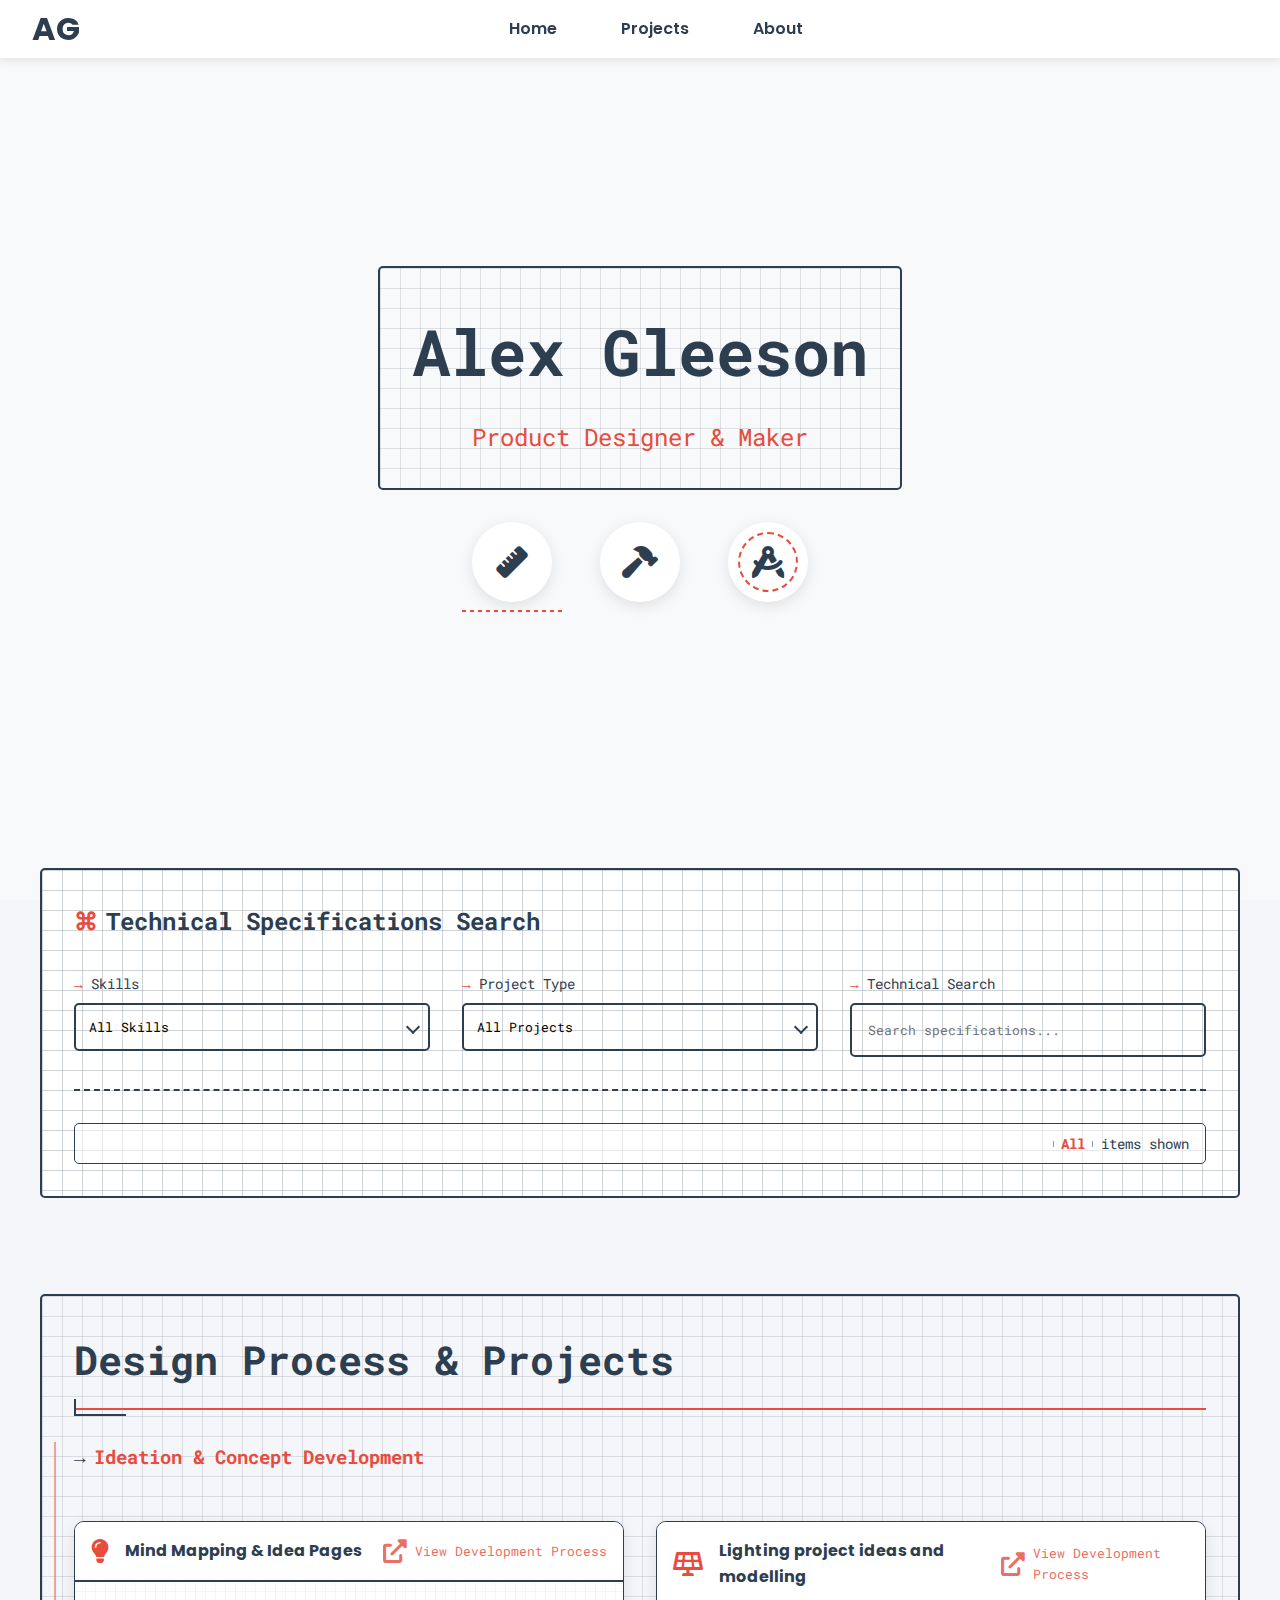
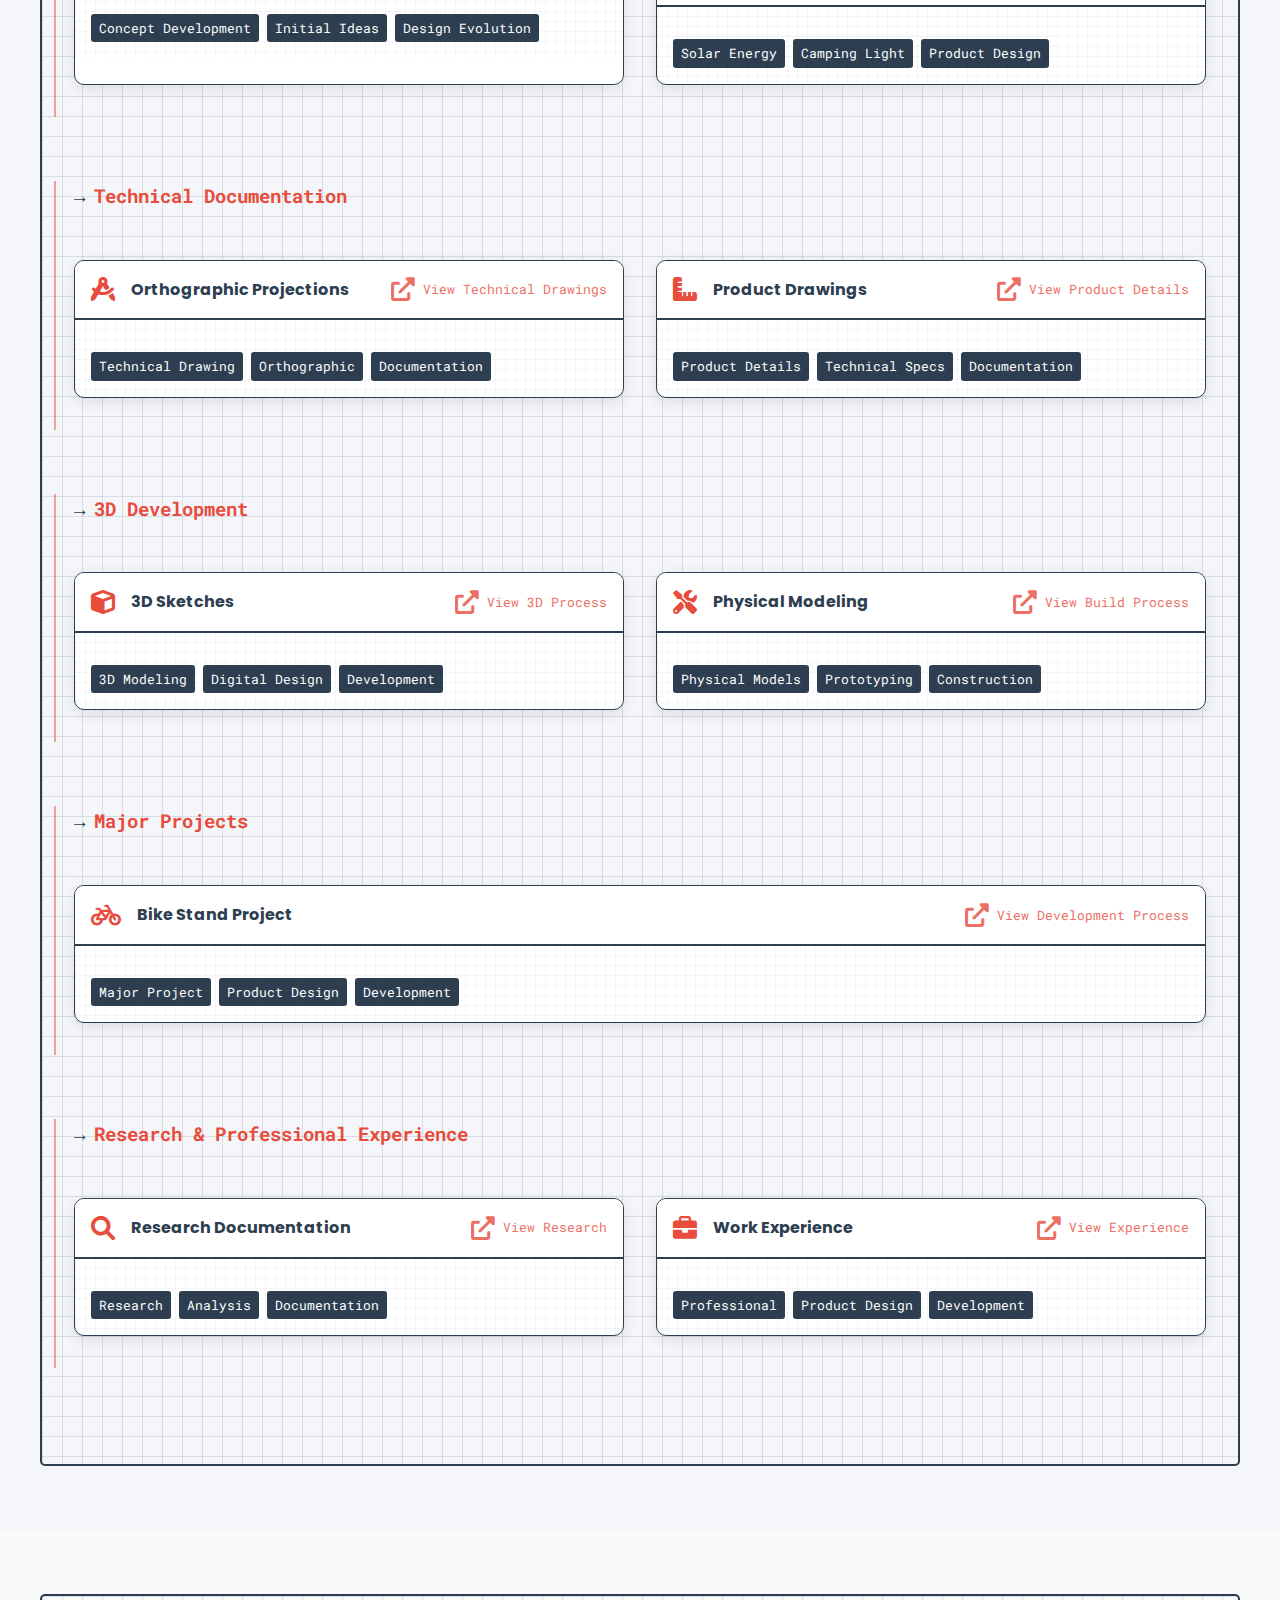
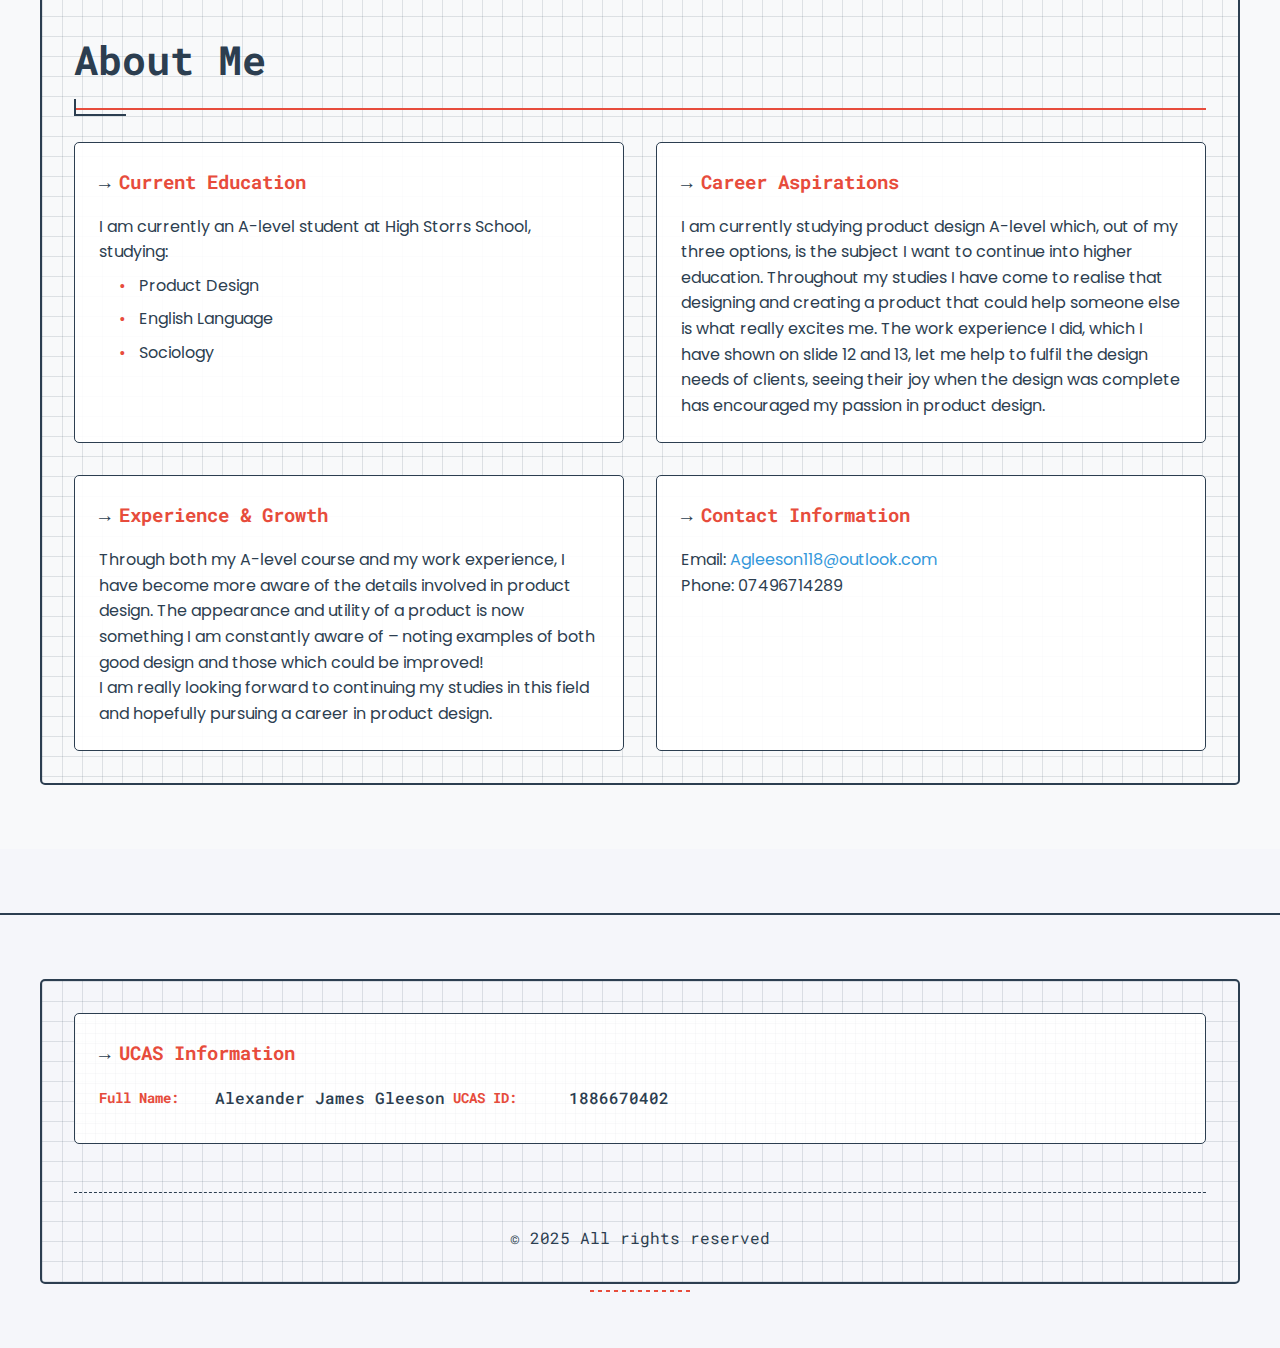
<file: index.html>
<!DOCTYPE html>
<html lang="en">
<head>
    <meta charset="UTF-8">
    <meta name="viewport" content="width=device-width, initial-scale=1.0">
    <title>Alex Gleeson | Product Design Portfolio</title>
    <link rel="stylesheet" href="styles.css">
    <link rel="stylesheet" href="project-pages.css">
    <link rel="stylesheet" href="https://cdnjs.cloudflare.com/ajax/libs/font-awesome/6.0.0/css/all.min.css">
    <link href="https://fonts.googleapis.com/css2?family=Poppins:wght@400;600;700&family=Roboto+Mono&display=swap" rel="stylesheet">
</head>
<body>
    <!-- Mobile Warning Popup -->
    <div id="mobilePopup" class="mobile-popup" style="display: none;">
        <div class="popup-content">
            <p>This website hasn't been optimized for mobile devices.<br>Please view on desktop for the best experience.</p>
            <button id="closePopup" class="technical-button">
                <i class="fas fa-check"></i>
                Okay
            </button>
        </div>
    </div>

    <nav class="navbar">
        <div class="logo">AG</div>
        <div class="nav-links">
            <a href="#home">Home</a>
            <a href="#projects">Projects</a>
            <a href="#about">About</a>
        </div>
        <div class="hamburger">
            <span></span>
            <span></span>
            <span></span>
        </div>
    </nav>

    <main>
        <section id="home" class="hero">
            <div class="hero-content">
                <div class="blueprint-grid">
                    <h1 class="blueprint-text">Alex Gleeson</h1>
                    <p class="blueprint-subtitle">Product Designer & Maker</p>
                </div>
                <div class="tools">
                    <div class="tool-container">
                        <i class="fas fa-ruler tool-icon"></i>
                        <div class="measurement-line"></div>
                    </div>
                    <div class="tool-container">
                        <i class="fas fa-hammer tool-icon"></i>
                        <div class="tool-animation"></div>
                    </div>
                    <div class="tool-container">
                        <i class="fas fa-drafting-compass tool-icon"></i>
                        <div class="compass-circle"></div>
                    </div>
                </div>
            </div>
        </section>

        <section id="search" class="search-section">
            <div class="blueprint-container search-blueprint">
                <div class="technical-overlay">
                    <h3 class="search-title">Technical Specifications Search</h3>
                    <div class="search-grid">
                        <div class="search-category">
                            <label class="technical-label">
                                <span class="label-text">Skills</span>
                                <div class="technical-select">
                                    <select id="skillFilter">
                                        <option value="all">All Skills</option>
                                        <option value="assembly">Assembly & Construction</option>
                                        <option value="technical">Technical Skills</option>
                                        <option value="practical">Practical Skills</option>
                                        <option value="design">Design Process</option>
                                        <option value="professional">Professional Experience</option>
                                        <option value="client">Client Interaction</option>
                                        <option value="documentation">Documentation</option>
                                        <option value="modeling">3D & Physical Modeling</option>
                                    </select>
                                    <div class="select-arrow"></div>
                                </div>
                            </label>
                        </div>
                        <div class="search-category">
                            <label class="technical-label">
                                <span class="label-text">Project Type</span>
                                <div class="technical-select">
                                    <select id="projectFilter">
                                        <option value="all">All Projects</option>
                                        <option value="major">Major Project</option>
                                        <option value="design">Product Design</option>
                                        <option value="development">Development</option>
                                    </select>
                                    <div class="select-arrow"></div>
                                </div>
                            </label>
                        </div>
                        <div class="search-category">
                            <label class="technical-label">
                                <span class="label-text">Technical Search</span>
                                <div class="search-input-wrapper">
                                    <input type="text" id="quickSearch" placeholder="Search specifications..." class="technical-input">
                                    <div class="measurement-marks"></div>
                                </div>
                            </label>
                        </div>
                    </div>
                    <div class="search-results">
                        <div class="results-display">
                            <div class="result-count">
                                <span class="counter">All</span>
                                <span class="unit">items shown</span>
                            </div>
                        </div>
                    </div>
                </div>
            </div>
        </section>

        <section id="projects" class="projects">
            <div class="blueprint-container">
                <h2 class="technical-title">Design Process & Projects</h2>
                
                <!-- Ideation & Concept Development Section -->
                <div class="project-category ideation">
                    <h3 class="technical-subtitle">Ideation & Concept Development</h3>
                    <div class="project-grid">
                        <a href="mind-mapping.html" class="project-card" data-project="design" data-skills="concept,design,documentation">
                            <div class="project-header">
                                <i class="fas fa-lightbulb"></i>
                                <h4>Mind Mapping & Idea Pages</h4>
                                <span class="view-project">
                                    <i class="fas fa-external-link-alt"></i>
                                    View Development Process
                                </span>
                            </div>
                            <div class="project-content">
                                <div class="blueprint-overlay"></div>
                                <div class="technical-details">
                                    <span class="detail-item">Concept Development</span>
                                    <span class="detail-item">Initial Ideas</span>
                                    <span class="detail-item">Design Evolution</span>
                                </div>
                            </div>
                        </a>
                        
                        <a href="lighting-project.html" class="project-card" data-project="design" data-skills="technical,design,practical">
                            <div class="project-header">
                                <i class="fas fa-solar-panel"></i>
                                <h4>Lighting project ideas and modelling</h4>
                                <span class="view-project">
                                    <i class="fas fa-external-link-alt"></i>
                                    View Development Process
                                </span>
                            </div>
                            <div class="project-content">
                                <div class="blueprint-overlay"></div>
                                <div class="technical-details">
                                    <span class="detail-item">Solar Energy</span>
                                    <span class="detail-item">Camping Light</span>
                                    <span class="detail-item">Product Design</span>
                                </div>
                            </div>
                        </a>
                    </div>
                </div>
                
                <!-- Technical Drawing Section -->
                <div class="project-category technical-drawings">
                    <h3 class="technical-subtitle">Technical Documentation</h3>
                    <div class="project-grid">
                        <a href="orthographic.html" class="project-card" data-project="technical" data-skills="technical,documentation">
                            <div class="project-header">
                                <i class="fas fa-drafting-compass"></i>
                                <h4>Orthographic Projections</h4>
                                <span class="view-project">
                                    <i class="fas fa-external-link-alt"></i>
                                    View Technical Drawings
                                </span>
                            </div>
                            <div class="project-content">
                                <div class="blueprint-overlay"></div>
                                <div class="technical-details">
                                    <span class="detail-item">Technical Drawing</span>
                                    <span class="detail-item">Orthographic</span>
                                    <span class="detail-item">Documentation</span>
                                </div>
                            </div>
                        </a>
                        
                        <a href="product-drawings.html" class="project-card" data-project="technical" data-skills="technical,documentation">
                            <div class="project-header">
                                <i class="fas fa-ruler-combined"></i>
                                <h4>Product Drawings</h4>
                                <span class="view-project">
                                    <i class="fas fa-external-link-alt"></i>
                                    View Product Details
                                </span>
                            </div>
                            <div class="project-content">
                                <div class="blueprint-overlay"></div>
                                <div class="technical-details">
                                    <span class="detail-item">Product Details</span>
                                    <span class="detail-item">Technical Specs</span>
                                    <span class="detail-item">Documentation</span>
                                </div>
                            </div>
                        </a>
                    </div>
                </div>
                
                <!-- 3D Development Section -->
                <div class="project-category modeling">
                    <h3 class="technical-subtitle">3D Development</h3>
                    <div class="project-grid">
                        <a href="3d-sketches.html" class="project-card" data-project="development" data-skills="modeling,design">
                            <div class="project-header">
                                <i class="fas fa-cube"></i>
                                <h4>3D Sketches</h4>
                                <span class="view-project">
                                    <i class="fas fa-external-link-alt"></i>
                                    View 3D Process
                                </span>
                            </div>
                            <div class="project-content">
                                <div class="blueprint-overlay"></div>
                                <div class="technical-details">
                                    <span class="detail-item">3D Modeling</span>
                                    <span class="detail-item">Digital Design</span>
                                    <span class="detail-item">Development</span>
                                </div>
                            </div>
                        </a>
                        
                        <a href="physical-modeling.html" class="project-card" data-project="development" data-skills="modeling,practical">
                            <div class="project-header">
                                <i class="fas fa-tools"></i>
                                <h4>Physical Modeling</h4>
                                <span class="view-project">
                                    <i class="fas fa-external-link-alt"></i>
                                    View Build Process
                                </span>
                            </div>
                            <div class="project-content">
                                <div class="blueprint-overlay"></div>
                                <div class="technical-details">
                                    <span class="detail-item">Physical Models</span>
                                    <span class="detail-item">Prototyping</span>
                                    <span class="detail-item">Construction</span>
                                </div>
                            </div>
                        </a>
                    </div>
                </div>
                
                <!-- Major Projects Section -->
                <div class="project-category major-projects">
                    <h3 class="technical-subtitle">Major Projects</h3>
                    <div class="project-grid">
                        <a href="major-project.html" class="project-card" data-project="major" data-skills="design,development">
                            <div class="project-header">
                                <i class="fas fa-bicycle"></i>
                                <h4>Bike Stand Project</h4>
                                <span class="view-project">
                                    <i class="fas fa-external-link-alt"></i>
                                    View Development Process
                                </span>
                            </div>
                            <div class="project-content">
                                <div class="blueprint-overlay"></div>
                                <div class="technical-details">
                                    <span class="detail-item">Major Project</span>
                                    <span class="detail-item">Product Design</span>
                                    <span class="detail-item">Development</span>
                                </div>
                            </div>
                        </a>
                    </div>
                </div>
                
                <!-- Research & Experience Section -->
                <div class="project-category research">
                    <h3 class="technical-subtitle">Research & Professional Experience</h3>
                    <div class="project-grid">
                        <a href="research.html" class="project-card" data-project="research" data-skills="documentation,technical">
                            <div class="project-header">
                                <i class="fas fa-search"></i>
                                <h4>Research Documentation</h4>
                                <span class="view-project">
                                    <i class="fas fa-external-link-alt"></i>
                                    View Research
                                </span>
                            </div>
                            <div class="project-content">
                                <div class="blueprint-overlay"></div>
                                <div class="technical-details">
                                    <span class="detail-item">Research</span>
                                    <span class="detail-item">Analysis</span>
                                    <span class="detail-item">Documentation</span>
                                </div>
                            </div>
                        </a>
                        
                        <a href="work-experience.html" class="project-card" data-project="experience" data-skills="professional,client">
                            <div class="project-header">
                                <i class="fas fa-briefcase"></i>
                                <h4>Work Experience</h4>
                                <span class="view-project">
                                    <i class="fas fa-external-link-alt"></i>
                                    View Experience
                                </span>
                            </div>
                            <div class="project-content">
                                <div class="blueprint-overlay"></div>
                                <div class="technical-details">
                                    <span class="detail-item">Professional</span>
                                    <span class="detail-item">Product Design</span>
                                    <span class="detail-item">Development</span>
                                </div>
                            </div>
                        </a>
                    </div>
                </div>
            </div>
        </section>

        <section id="about" class="about">
            <div class="blueprint-container">
                <h2 class="technical-title">About Me</h2>
                <div class="about-grid">
                    <div class="about-section education">
                        <h3 class="technical-subtitle">Current Education</h3>
                        <div class="technical-content">
                            <p>I am currently an A-level student at High Storrs School, studying:</p>
                            <ul class="technical-list">
                                <li>Product Design</li>
                                <li>English Language</li>
                                <li>Sociology</li>
                            </ul>
                        </div>
                    </div>
                    
                    <div class="about-section aspirations">
                        <h3 class="technical-subtitle">Career Aspirations</h3>
                        <div class="technical-content">
                            <p>I am currently studying product design A-level which, out of my three options, is the subject I want to continue into higher education. Throughout my studies I have come to realise that designing and creating a product that could help someone else is what really excites me. The work experience I did, which I have shown on slide 12 and 13, let me help to fulfil the design needs of clients, seeing their joy when the design was complete has encouraged my passion in product design.</p>
                        </div>
                    </div>
                    
                    <div class="about-section experience">
                        <h3 class="technical-subtitle">Experience & Growth</h3>
                        <div class="technical-content">
                            <p>Through both my A-level course and my work experience, I have become more aware of the details involved in product design. The appearance and utility of a product is now something I am constantly aware of – noting examples of both good design and those which could be improved!</p>
                            <p>I am really looking forward to continuing my studies in this field and hopefully pursuing a career in product design.</p>
                        </div>
                    </div>
                    
                    <div class="about-section contact-info">
                        <h3 class="technical-subtitle">Contact Information</h3>
                        <div class="technical-content">
                            <p>Email: <a href="mailto:Agleeson118@outlook.com">Agleeson118@outlook.com</a></p>
                            <p>Phone: 07496714289</p>
                        </div>
                    </div>
                </div>
            </div>
        </section>
    </main>

    <footer class="technical-footer">
        <div class="blueprint-container">
            <div class="footer-section ucas-info">
                <h3 class="technical-subtitle">UCAS Information</h3>
                <div class="technical-details">
                    <div class="detail-row">
                        <span class="detail-label">Full Name:</span>
                        <span class="detail-value">Alexander James Gleeson</span>
                    </div>
                    <div class="detail-row">
                        <span class="detail-label">UCAS ID:</span>
                        <span class="detail-value">1886670402</span>
                    </div>
                </div>
            </div>
            
            <div class="copyright">
                <div class="measurement-line"></div>
                <p>© 2025 All rights reserved</p>
                <div class="measurement-line"></div>
            </div>
        </div>
    </footer>

    <script src="script.js"></script>
</body>
</html>
</file>
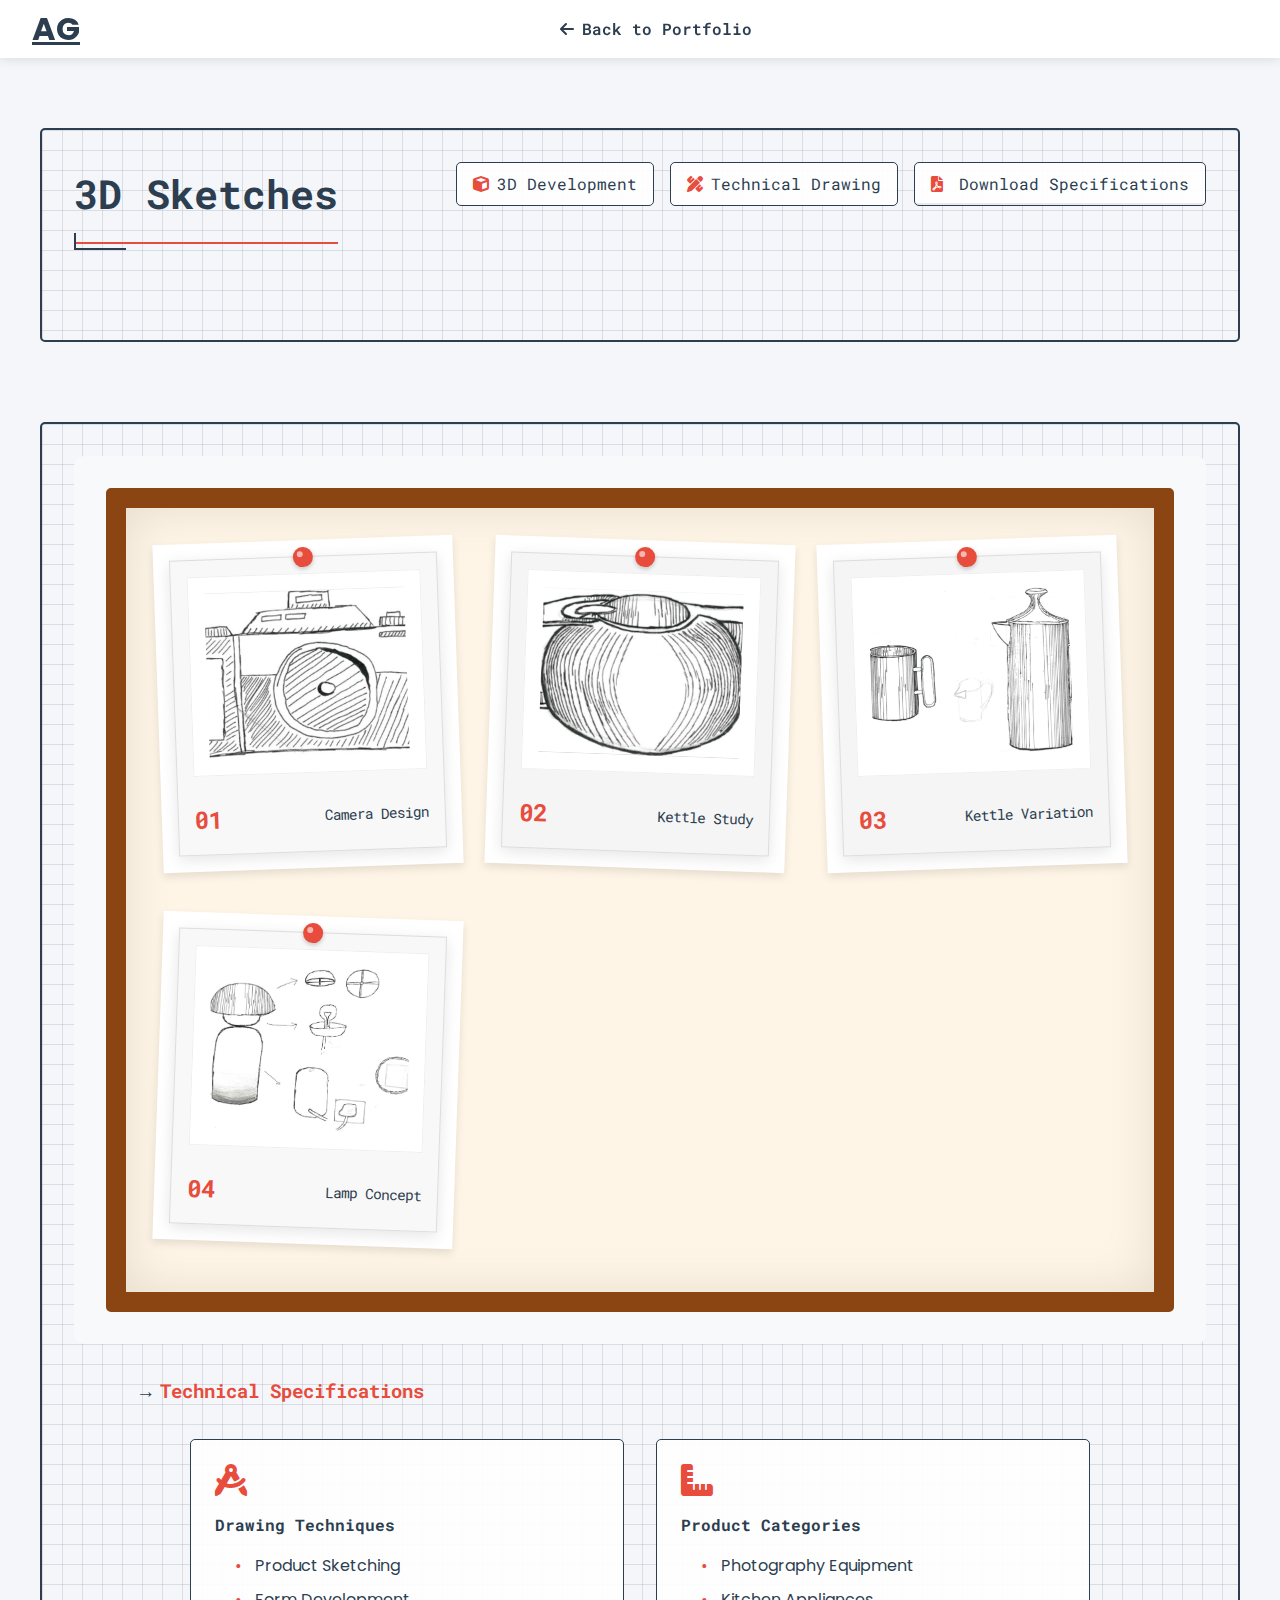
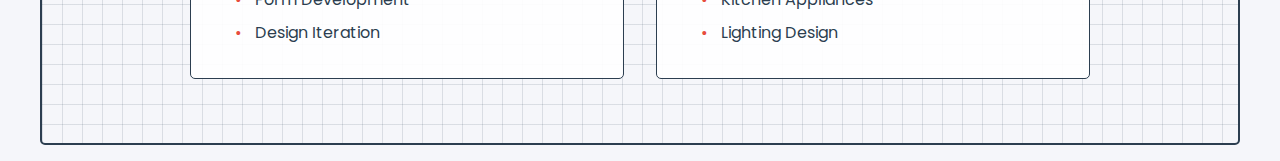
<file: 3d-sketches.html>
<!DOCTYPE html>
<html lang="en">
<head>
    <meta charset="UTF-8">
    <meta name="viewport" content="width=device-width, initial-scale=1.0">
    <title>3D Sketches | Alex Gleeson</title>
    <link rel="stylesheet" href="styles.css">
    <link rel="stylesheet" href="project-pages.css">
    <link rel="stylesheet" href="https://cdnjs.cloudflare.com/ajax/libs/font-awesome/6.0.0/css/all.min.css">
    <link href="https://fonts.googleapis.com/css2?family=Poppins:wght@400;600;700&family=Roboto+Mono&display=swap" rel="stylesheet">
</head>
<body>
    <nav class="navbar">
        <a href="index.html" class="logo">AG</a>
        <div class="nav-links">
            <a href="index.html" class="back-link">
                <i class="fas fa-arrow-left"></i>
                Back to Portfolio
            </a>
        </div>
    </nav>

    <main>
        <section class="project-hero">
            <div class="blueprint-container">
                <div class="project-title-group">
                    <h1 class="technical-title">3D Sketches</h1>
                    <div class="technical-specs">
                        <span class="spec-item">
                            <i class="fas fa-cube"></i>
                            3D Development
                        </span>
                        <span class="spec-item">
                            <i class="fas fa-pencil-ruler"></i>
                            Technical Drawing
                        </span>
                        <a href="#" class="spec-item download-pdf" onclick="downloadPDF()">
                            <i class="fas fa-file-pdf"></i>
                            Download Specifications
                            <div class="download-indicator">
                                <div class="progress-line"></div>
                            </div>
                        </a>
                    </div>
                </div>
            </div>
        </section>

        <section class="project-content">
            <div class="blueprint-container">
                <div class="pinboard">
                    <div class="sketch-grid">
                        <div class="sketch-item">
                            <div class="sketch-content">
                                <div class="pin"></div>
                                <img src="images/camera.png" alt="Camera 3D Sketch">
                                <div class="sketch-details">
                                    <span class="sketch-number">01</span>
                                    <span class="sketch-type">Camera Design</span>
                                </div>
                            </div>
                        </div>
                        
                        <div class="sketch-item">
                            <div class="sketch-content">
                                <div class="pin"></div>
                                <img src="images/kettle.png" alt="Kettle 3D Sketch">
                                <div class="sketch-details">
                                    <span class="sketch-number">02</span>
                                    <span class="sketch-type">Kettle Study</span>
                                </div>
                            </div>
                        </div>
                        
                        <div class="sketch-item">
                            <div class="sketch-content">
                                <div class="pin"></div>
                                <img src="images/kettle2.png" alt="Alternative Kettle Design">
                                <div class="sketch-details">
                                    <span class="sketch-number">03</span>
                                    <span class="sketch-type">Kettle Variation</span>
                                </div>
                            </div>
                        </div>
                        
                        <div class="sketch-item">
                            <div class="sketch-content">
                                <div class="pin"></div>
                                <img src="images/lamp.png" alt="Lamp Design Sketch">
                                <div class="sketch-details">
                                    <span class="sketch-number">04</span>
                                    <span class="sketch-type">Lamp Concept</span>
                                </div>
                            </div>
                        </div>
                    </div>
                </div>

                <!-- Technical Details -->
                <div class="details-section">
                    <h2 class="technical-subtitle">Technical Specifications</h2>
                    <div class="specs-grid">
                        <div class="spec-card">
                            <i class="fas fa-drafting-compass"></i>
                            <h4>Drawing Techniques</h4>
                            <ul class="technical-list">
                                <li>Product Sketching</li>
                                <li>Form Development</li>
                                <li>Design Iteration</li>
                            </ul>
                        </div>
                        <div class="spec-card">
                            <i class="fas fa-ruler-combined"></i>
                            <h4>Product Categories</h4>
                            <ul class="technical-list">
                                <li>Photography Equipment</li>
                                <li>Kitchen Appliances</li>
                                <li>Lighting Design</li>
                            </ul>
                        </div>
                    </div>
                </div>
            </div>
        </section>
    </main>

    <script>
        function downloadPDF() {
            const downloadBtn = document.querySelector('.download-pdf');
            downloadBtn.classList.add('downloading');
            
            // Here you would add the actual PDF download logic
            // For now, this is just the animation
            setTimeout(() => {
                downloadBtn.classList.remove('downloading');
                // Trigger actual download here
            }, 1000);
        }
    </script>
</body>
</html>
</file>
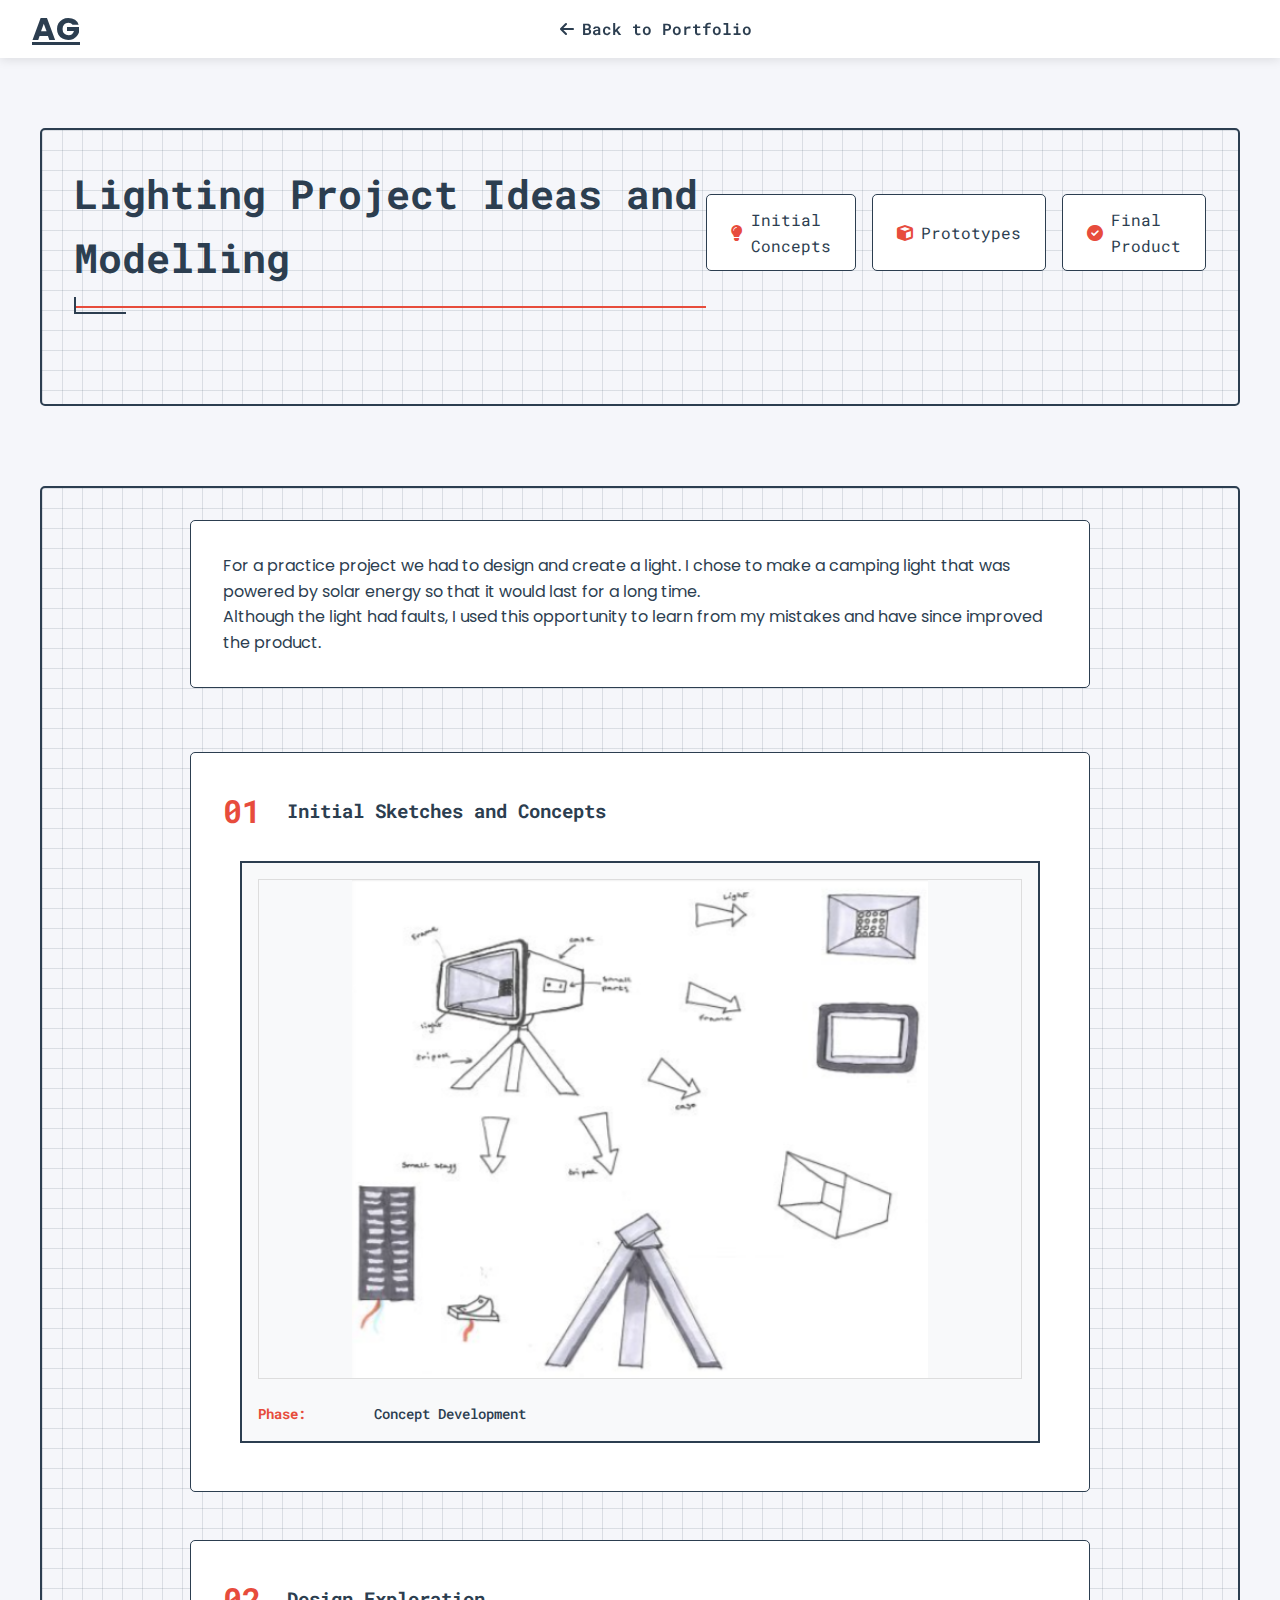
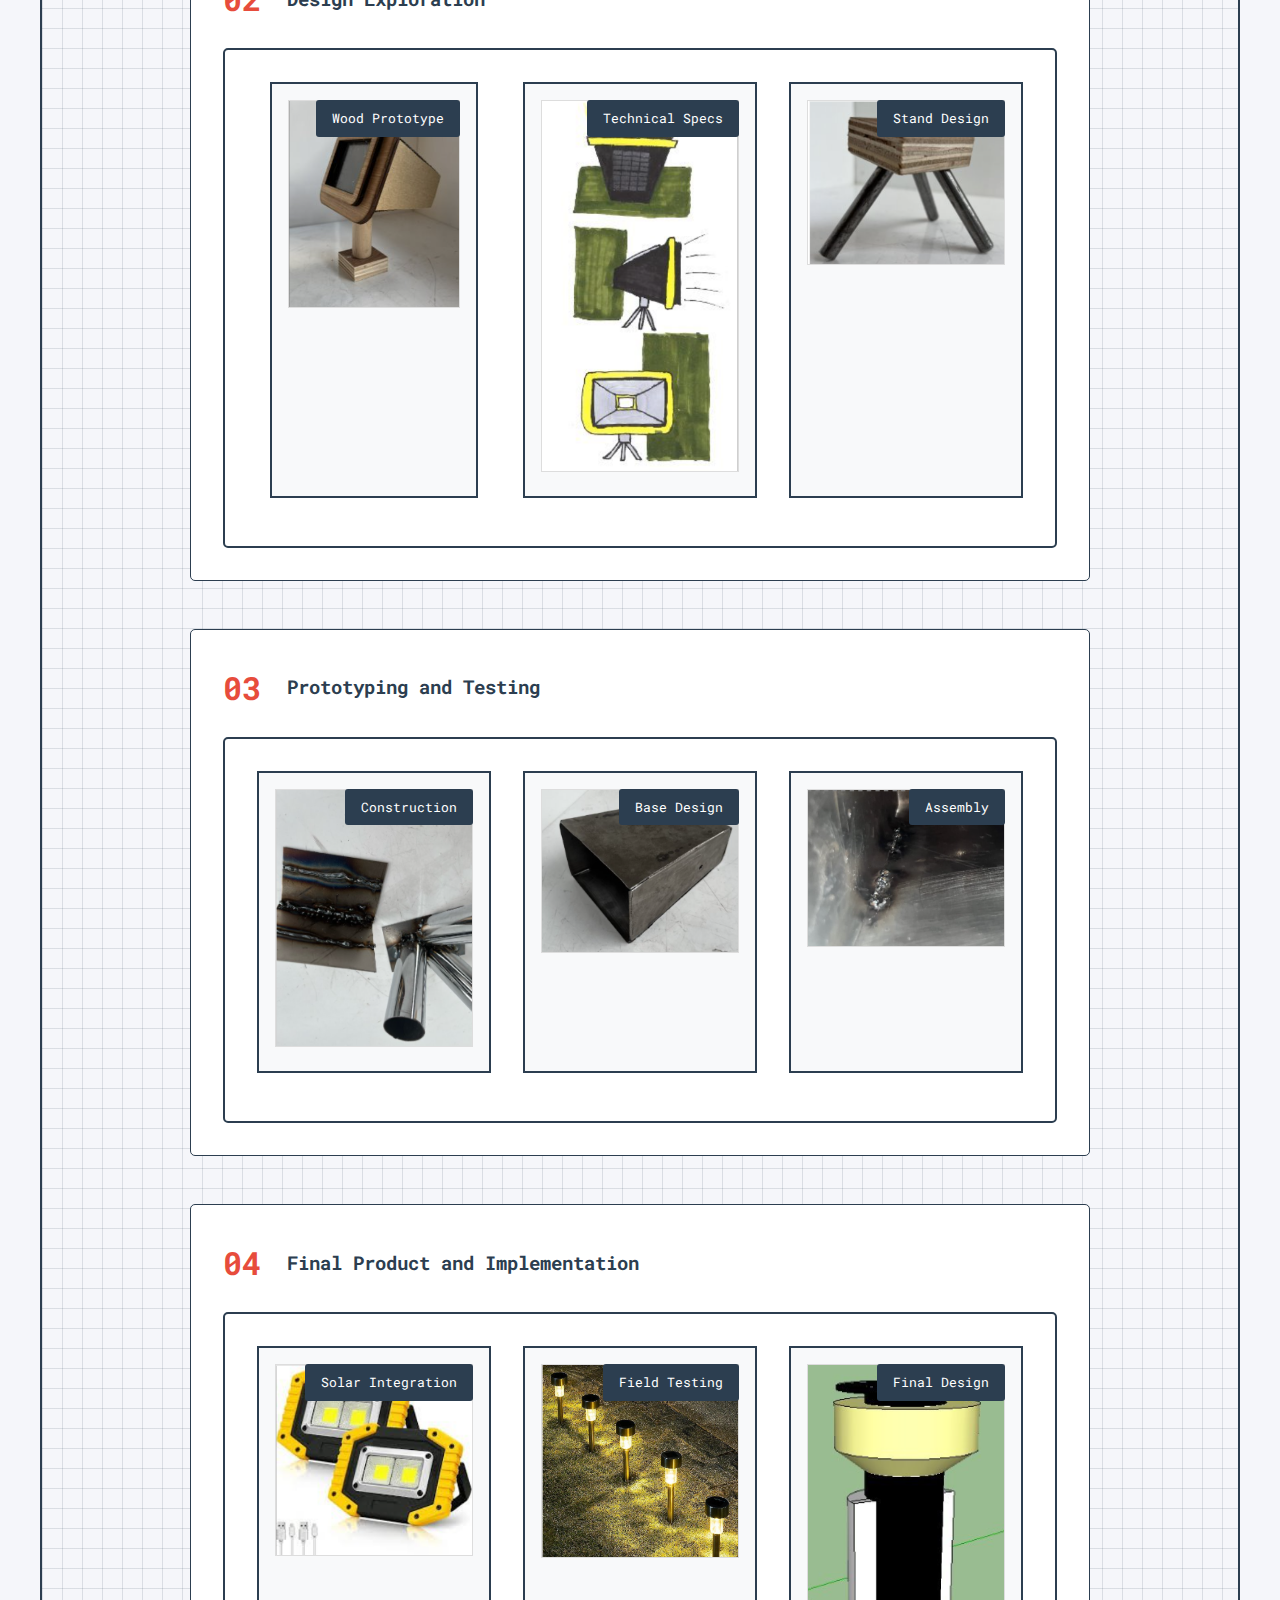
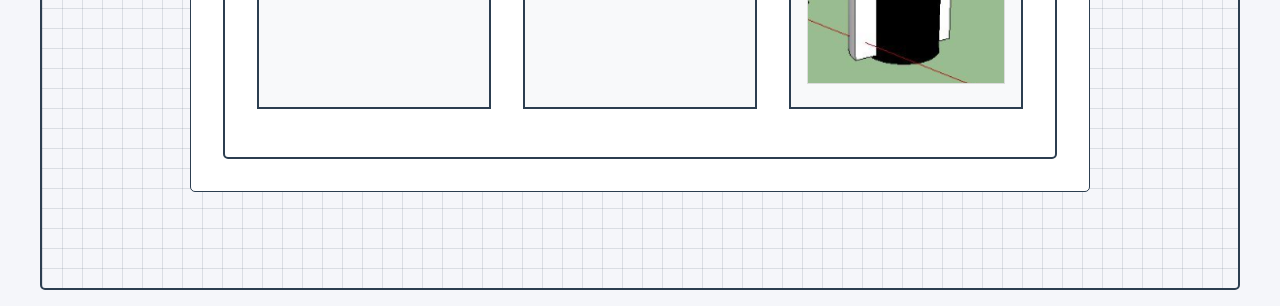
<file: lighting-project.html>
<!DOCTYPE html>
<html lang="en">
<head>
    <meta charset="UTF-8">
    <meta name="viewport" content="width=device-width, initial-scale=1.0">
    <title>Lighting Project | Alex Gleeson</title>
    <link rel="stylesheet" href="styles.css">
    <link rel="stylesheet" href="project-pages.css">
    <link rel="stylesheet" href="https://cdnjs.cloudflare.com/ajax/libs/font-awesome/6.0.0/css/all.min.css">
    <link href="https://fonts.googleapis.com/css2?family=Poppins:wght@400;600;700&family=Roboto+Mono&display=swap" rel="stylesheet">
</head>
<body>
    <nav class="navbar">
        <a href="index.html" class="logo">AG</a>
        <div class="nav-links">
            <a href="index.html" class="back-link">
                <i class="fas fa-arrow-left"></i>
                Back to Portfolio
            </a>
        </div>
    </nav>

    <main>
        <section class="project-hero">
            <div class="blueprint-container">
                <div class="project-title-group">
                    <h1 class="technical-title">Lighting Project Ideas and Modelling</h1>
                    <div class="process-buttons">
                        <a href="#ideation" class="process-button">
                            <i class="fas fa-lightbulb"></i>
                            Initial Concepts
                        </a>
                        <a href="#prototypes" class="process-button">
                            <i class="fas fa-cube"></i>
                            Prototypes
                        </a>
                        <a href="#final" class="process-button">
                            <i class="fas fa-check-circle"></i>
                            Final Product
                        </a>
                    </div>
                </div>
            </div>
        </section>

        <section class="project-content">
            <div class="blueprint-container">
                <!-- Project Introduction -->
                <div class="project-intro">
                    <div class="intro-card">
                        <p>For a practice project we had to design and create a light. I chose to make a camping light that was powered by solar energy so that it would last for a long time.</p>
                        <p>Although the light had faults, I used this opportunity to learn from my mistakes and have since improved the product.</p>
                    </div>
                </div>

                <!-- Initial Concepts -->
                <div id="ideation" class="development-timeline">
                    <div class="timeline-item">
                        <div class="timeline-header">
                            <div class="phase-number">01</div>
                            <h3>Initial Sketches and Concepts</h3>
                        </div>
                        <div class="blueprint-frame">
                            <img src="images/Lighting/1.png" alt="Initial concept sketches">
                            <div class="frame-details">
                                <span class="detail-label">Phase:</span>
                                <span class="detail-value">Concept Development</span>
                            </div>
                        </div>
                    </div>

                    <!-- Design Exploration -->
                    <div class="timeline-item">
                        <div class="timeline-header">
                            <div class="phase-number">02</div>
                            <h3>Design Exploration</h3>
                        </div>
                        <div class="development-grid">
                            <div class="blueprint-frame">
                                <img src="images/Lighting/3.png" alt="Wooden design concept">
                                <div class="stage-marker">Wood Prototype</div>
                            </div>
                            <div class="blueprint-frame">
                                <img src="images/Lighting/4.png" alt="Technical drawings">
                                <div class="stage-marker">Technical Specs</div>
                            </div>
                            <div class="blueprint-frame">
                                <img src="images/Lighting/5.png" alt="Stand design">
                                <div class="stage-marker">Stand Design</div>
                            </div>
                        </div>
                    </div>

                    <!-- Prototyping Phase -->
                    <div id="prototypes" class="timeline-item">
                        <div class="timeline-header">
                            <div class="phase-number">03</div>
                            <h3>Prototyping and Testing</h3>
                        </div>
                        <div class="development-grid">
                            <div class="blueprint-frame">
                                <img src="images/Lighting/6.png" alt="Construction details">
                                <div class="stage-marker">Construction</div>
                            </div>
                            <div class="blueprint-frame">
                                <img src="images/Lighting/7.png" alt="Base prototype">
                                <div class="stage-marker">Base Design</div>
                            </div>
                            <div class="blueprint-frame">
                                <img src="images/Lighting/8.png" alt="Assembly process">
                                <div class="stage-marker">Assembly</div>
                            </div>
                        </div>
                    </div>

                    <!-- Final Product -->
                    <div id="final" class="timeline-item">
                        <div class="timeline-header">
                            <div class="phase-number">04</div>
                            <h3>Final Product and Implementation</h3>
                        </div>
                        <div class="development-grid">
                            <div class="blueprint-frame">
                                <img src="images/Lighting/2.png" alt="Solar light units">
                                <div class="stage-marker">Solar Integration</div>
                            </div>
                            <div class="blueprint-frame">
                                <img src="images/Lighting/9.png" alt="Lights in use">
                                <div class="stage-marker">Field Testing</div>
                            </div>
                            <div class="blueprint-frame">
                                <img src="images/Lighting/10.png" alt="Final design">
                                <div class="stage-marker">Final Design</div>
                            </div>
                        </div>
                    </div>
                </div>
            </div>
        </section>
    </main>
</body>
</html>
</file>
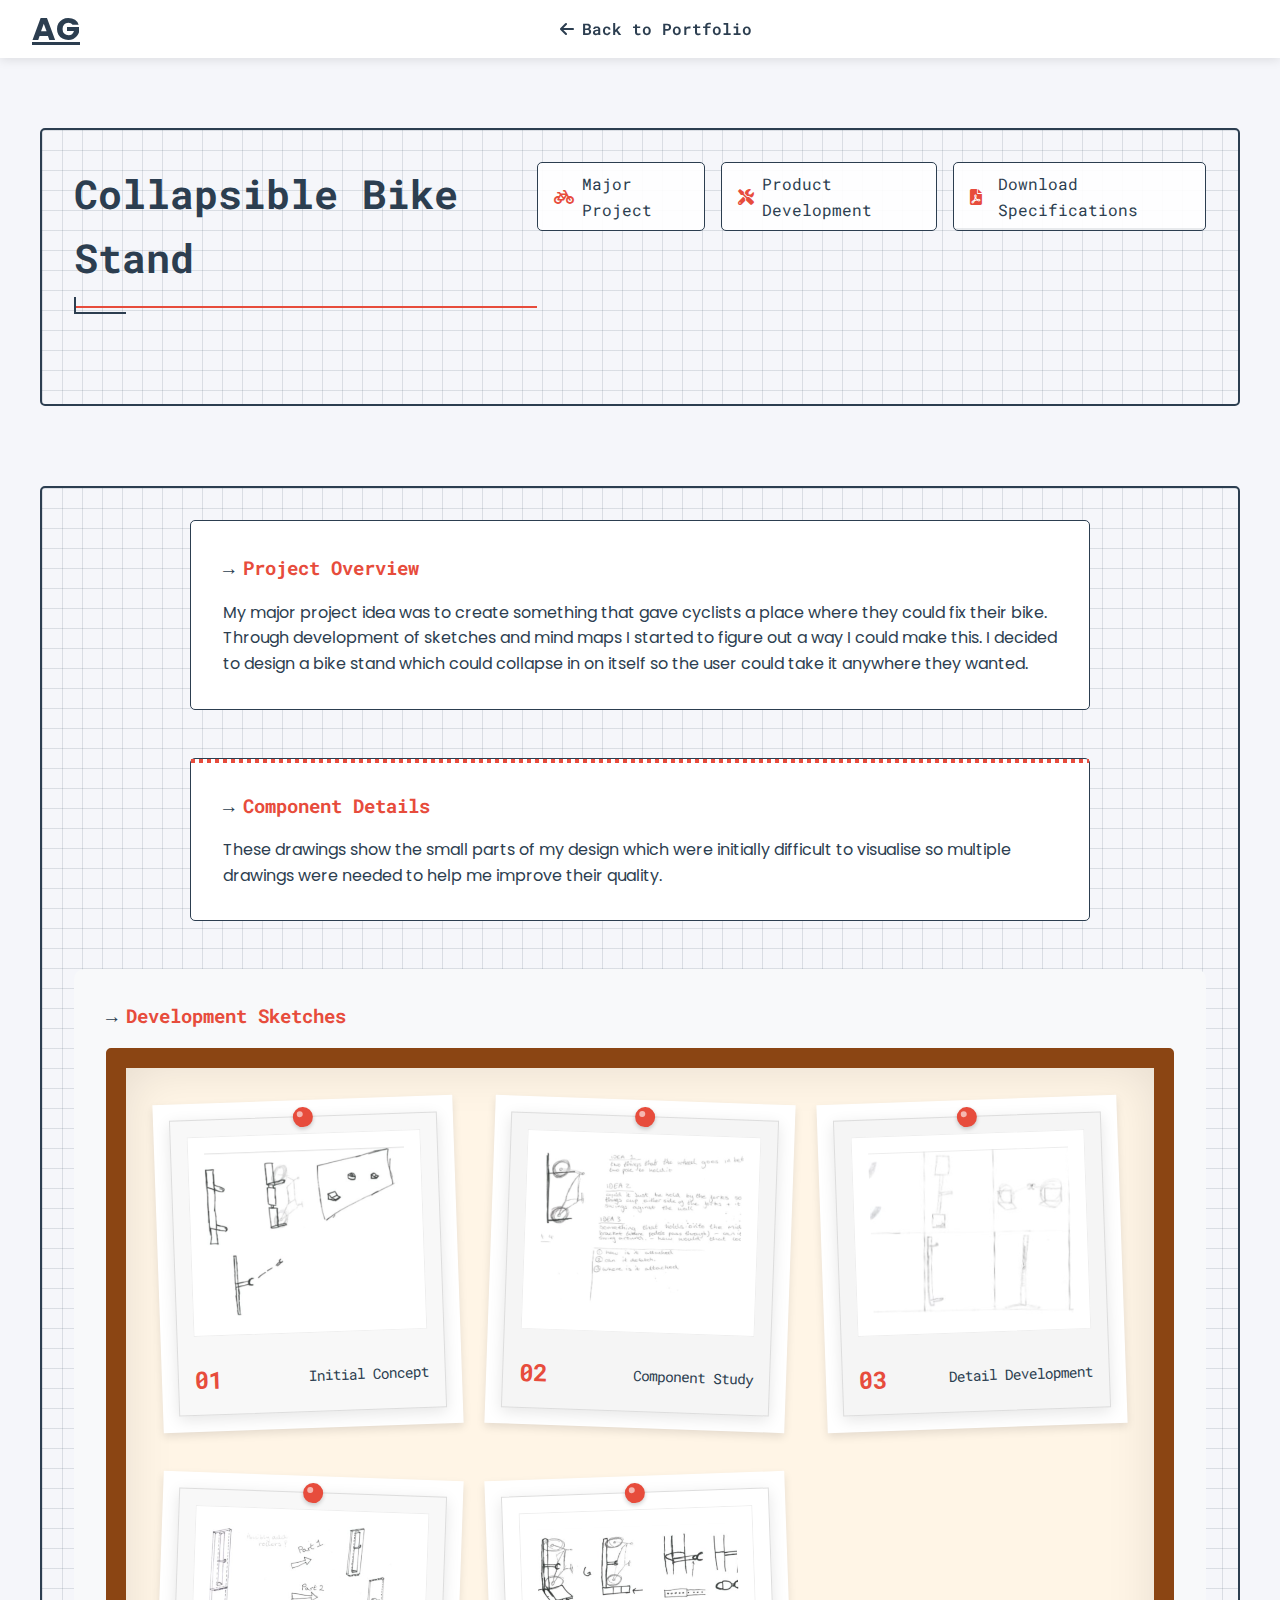
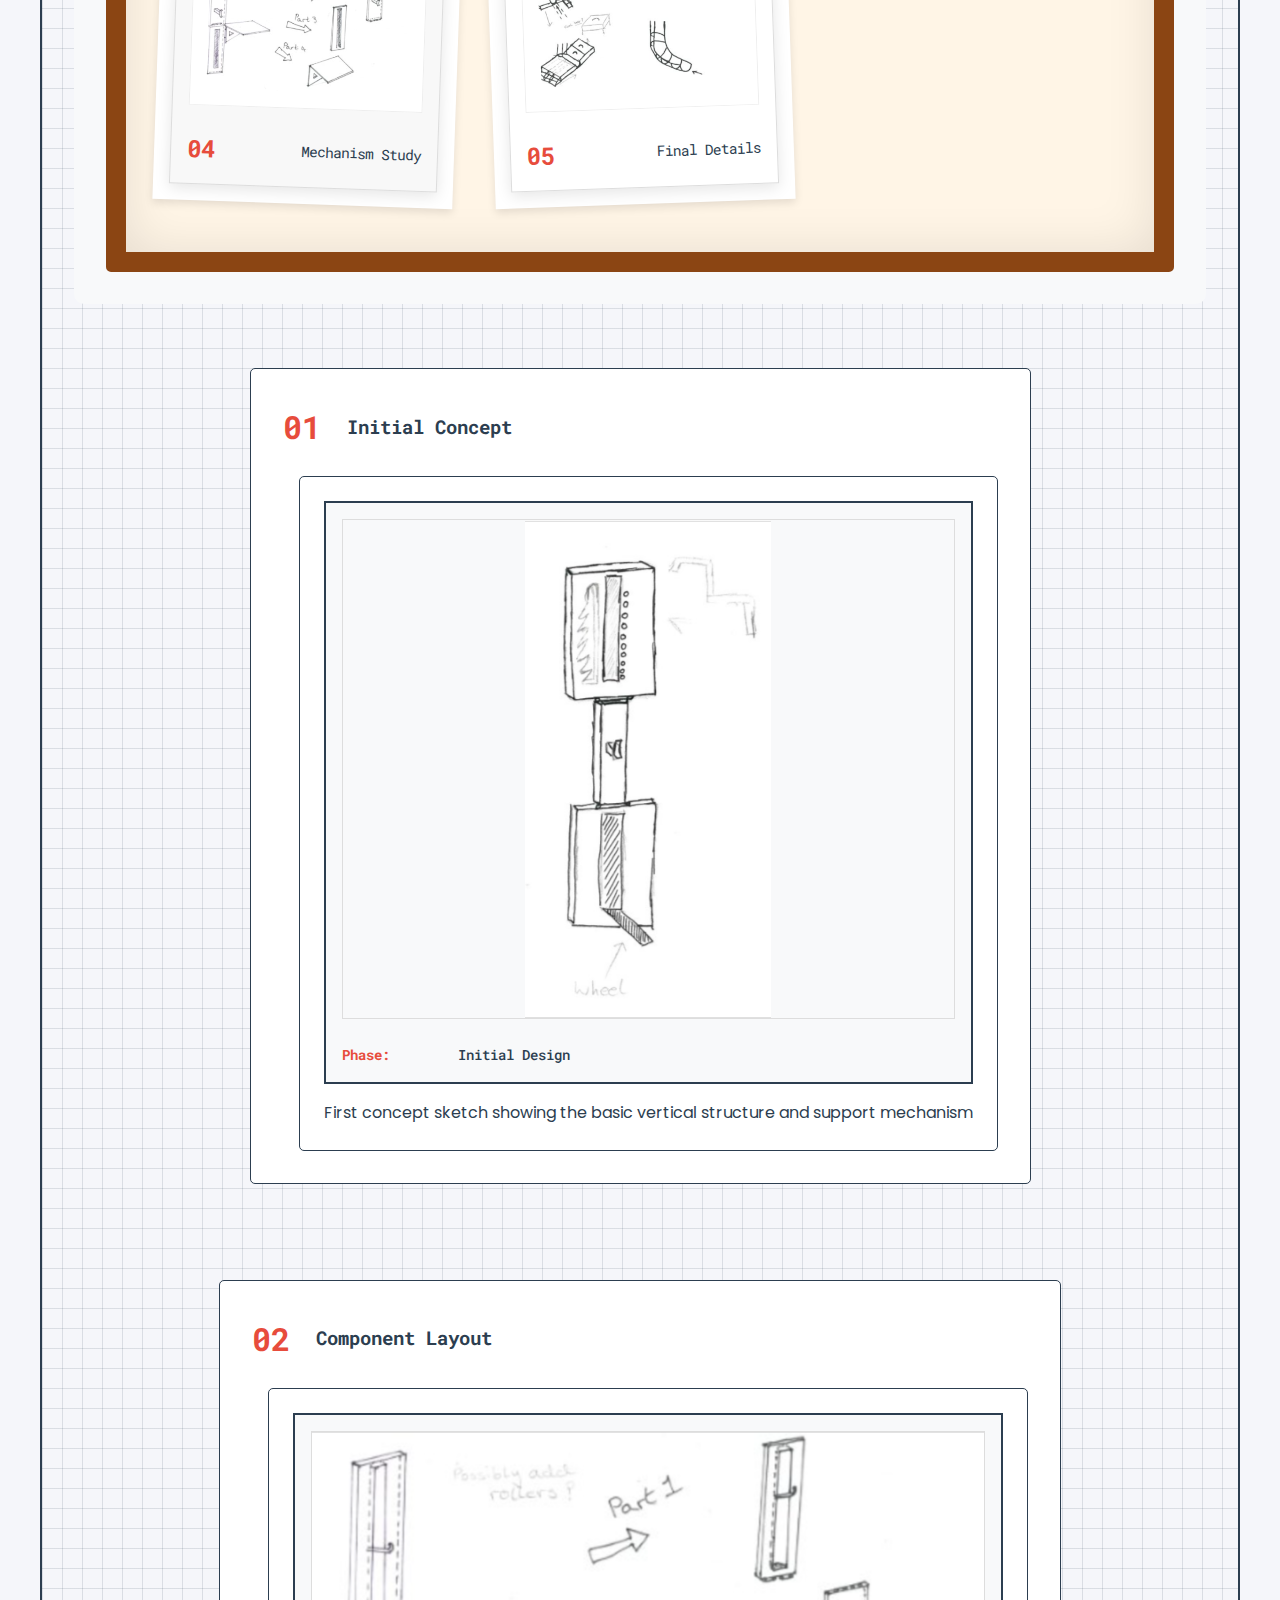
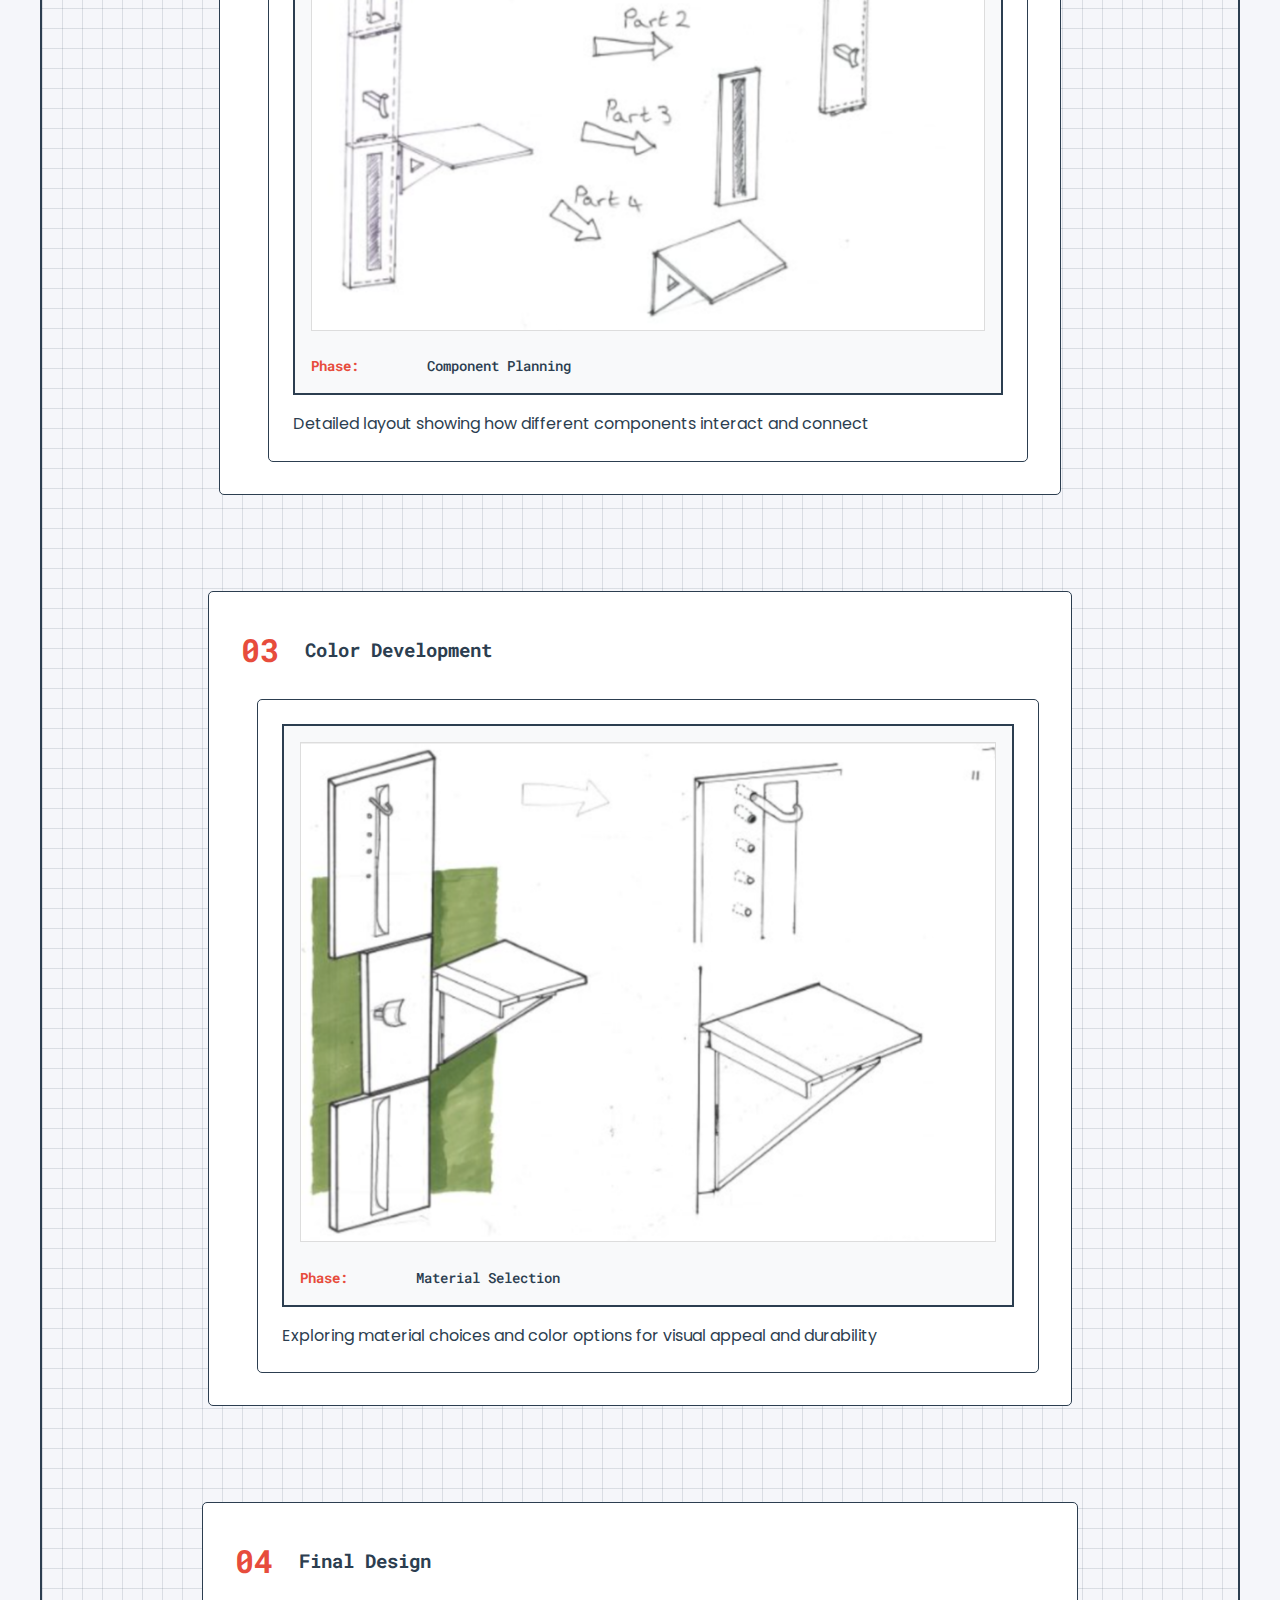
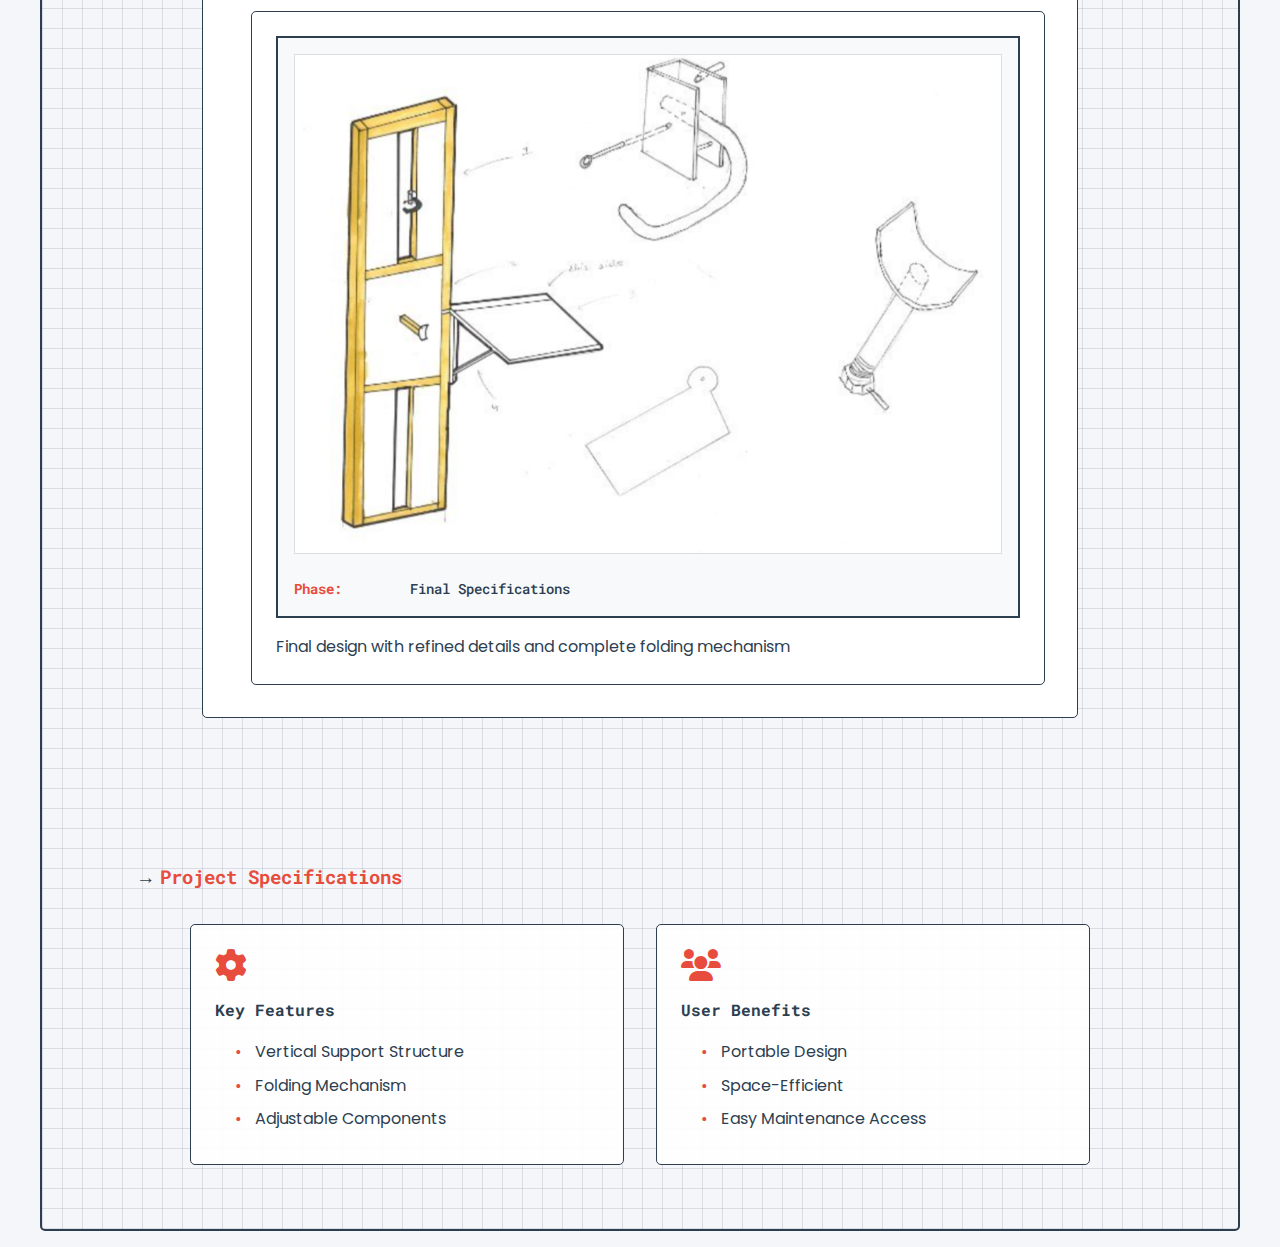
<file: major-project.html>
<!DOCTYPE html>
<html lang="en">
<head>
    <meta charset="UTF-8">
    <meta name="viewport" content="width=device-width, initial-scale=1.0">
    <title>Major Project | Alex Gleeson</title>
    <link rel="stylesheet" href="styles.css">
    <link rel="stylesheet" href="project-pages.css">
    <link rel="stylesheet" href="https://cdnjs.cloudflare.com/ajax/libs/font-awesome/6.0.0/css/all.min.css">
    <link href="https://fonts.googleapis.com/css2?family=Poppins:wght@400;600;700&family=Roboto+Mono&display=swap" rel="stylesheet">
</head>
<body>
    <nav class="navbar">
        <a href="index.html" class="logo">AG</a>
        <div class="nav-links">
            <a href="index.html" class="back-link">
                <i class="fas fa-arrow-left"></i>
                Back to Portfolio
            </a>
        </div>
    </nav>

    <main>
        <section class="project-hero">
            <div class="blueprint-container">
                <div class="project-title-group">
                    <h1 class="technical-title">Collapsible Bike Stand</h1>
                    <div class="technical-specs">
                        <span class="spec-item">
                            <i class="fas fa-bicycle"></i>
                            Major Project
                        </span>
                        <span class="spec-item">
                            <i class="fas fa-tools"></i>
                            Product Development
                        </span>
                        <a href="#" class="spec-item download-pdf" onclick="downloadPDF()">
                            <i class="fas fa-file-pdf"></i>
                            Download Specifications
                            <div class="download-indicator">
                                <div class="progress-line"></div>
                            </div>
                        </a>
                    </div>
                </div>
            </div>
        </section>

        <section class="project-content">
            <div class="blueprint-container">
                <!-- Project Introduction -->
                <div class="project-intro">
                    <div class="intro-card">
                        <h2 class="technical-subtitle">Project Overview</h2>
                        <p class="technical-description">My major project idea was to create something that gave cyclists a place where they could fix their bike. Through development of sketches and mind maps I started to figure out a way I could make this. I decided to design a bike stand which could collapse in on itself so the user could take it anywhere they wanted.</p>
                    </div>
                </div>

                <!-- Detail Drawings Section -->
                <div class="detail-section">
                    <div class="detail-card">
                        <h2 class="technical-subtitle">Component Details</h2>
                        <p class="technical-description">These drawings show the small parts of my design which were initially difficult to visualise so multiple drawings were needed to help me improve their quality.</p>
                    </div>
                </div>

                <!-- Idea Pages Section -->
                <div class="pinboard">
                    <h2 class="technical-subtitle">Development Sketches</h2>
                    <div class="sketch-grid">
                        <div class="sketch-item">
                            <div class="sketch-content">
                                <div class="pin"></div>
                                <img src="images/majorproject/no1.png" alt="Development Sketch 1">
                                <div class="sketch-details">
                                    <span class="sketch-number">01</span>
                                    <span class="sketch-type">Initial Concept</span>
                                </div>
                            </div>
                        </div>
                        
                        <div class="sketch-item">
                            <div class="sketch-content">
                                <div class="pin"></div>
                                <img src="images/majorproject/no2.png" alt="Development Sketch 2">
                                <div class="sketch-details">
                                    <span class="sketch-number">02</span>
                                    <span class="sketch-type">Component Study</span>
                                </div>
                            </div>
                        </div>
                        
                        <div class="sketch-item">
                            <div class="sketch-content">
                                <div class="pin"></div>
                                <img src="images/majorproject/no3.png" alt="Development Sketch 3">
                                <div class="sketch-details">
                                    <span class="sketch-number">03</span>
                                    <span class="sketch-type">Detail Development</span>
                                </div>
                            </div>
                        </div>
                        
                        <div class="sketch-item">
                            <div class="sketch-content">
                                <div class="pin"></div>
                                <img src="images/majorproject/no4.png" alt="Development Sketch 4">
                                <div class="sketch-details">
                                    <span class="sketch-number">04</span>
                                    <span class="sketch-type">Mechanism Study</span>
                                </div>
                            </div>
                        </div>
                        
                        <div class="sketch-item">
                            <div class="sketch-content">
                                <div class="pin"></div>
                                <img src="images/majorproject/no5.png" alt="Development Sketch 5">
                                <div class="sketch-details">
                                    <span class="sketch-number">05</span>
                                    <span class="sketch-type">Final Details</span>
                                </div>
                            </div>
                        </div>
                    </div>
                </div>

                <!-- Development Timeline -->
                <div class="development-timeline">
                    <div class="timeline-container">
                        <div class="timeline-item">
                            <div class="timeline-header">
                                <span class="phase-number">01</span>
                                <h3>Initial Concept</h3>
                            </div>
                            <div class="timeline-content">
                                <div class="blueprint-frame">
                                    <img src="images/majorproject/1st.png" alt="Initial Bike Stand Concept">
                                    <div class="frame-details">
                                        <span class="detail-label">Phase:</span>
                                        <span class="detail-value">Initial Design</span>
                                    </div>
                                </div>
                                <p>First concept sketch showing the basic vertical structure and support mechanism</p>
                            </div>
                        </div>

                        <div class="timeline-item">
                            <div class="timeline-header">
                                <span class="phase-number">02</span>
                                <h3>Component Layout</h3>
                            </div>
                            <div class="timeline-content">
                                <div class="blueprint-frame">
                                    <img src="images/majorproject/2nd.png" alt="Component Layout Design">
                                    <div class="frame-details">
                                        <span class="detail-label">Phase:</span>
                                        <span class="detail-value">Component Planning</span>
                                    </div>
                                </div>
                                <p>Detailed layout showing how different components interact and connect</p>
                            </div>
                        </div>

                        <div class="timeline-item">
                            <div class="timeline-header">
                                <span class="phase-number">03</span>
                                <h3>Color Development</h3>
                            </div>
                            <div class="timeline-content">
                                <div class="blueprint-frame">
                                    <img src="images/majorproject/3rd.png" alt="Color and Material Study">
                                    <div class="frame-details">
                                        <span class="detail-label">Phase:</span>
                                        <span class="detail-value">Material Selection</span>
                                    </div>
                                </div>
                                <p>Exploring material choices and color options for visual appeal and durability</p>
                            </div>
                        </div>

                        <div class="timeline-item">
                            <div class="timeline-header">
                                <span class="phase-number">04</span>
                                <h3>Final Design</h3>
                            </div>
                            <div class="timeline-content">
                                <div class="blueprint-frame">
                                    <img src="images/majorproject/4th.png" alt="Final Design Rendering">
                                    <div class="frame-details">
                                        <span class="detail-label">Phase:</span>
                                        <span class="detail-value">Final Specifications</span>
                                    </div>
                                </div>
                                <p>Final design with refined details and complete folding mechanism</p>
                            </div>
                        </div>
                    </div>
                </div>

                <!-- Technical Specifications -->
                <div class="details-section">
                    <h2 class="technical-subtitle">Project Specifications</h2>
                    <div class="specs-grid">
                        <div class="spec-card">
                            <i class="fas fa-cog"></i>
                            <h4>Key Features</h4>
                            <ul class="technical-list">
                                <li>Vertical Support Structure</li>
                                <li>Folding Mechanism</li>
                                <li>Adjustable Components</li>
                            </ul>
                        </div>
                        <div class="spec-card">
                            <i class="fas fa-users"></i>
                            <h4>User Benefits</h4>
                            <ul class="technical-list">
                                <li>Portable Design</li>
                                <li>Space-Efficient</li>
                                <li>Easy Maintenance Access</li>
                            </ul>
                        </div>
                    </div>
                </div>
            </div>
        </section>
    </main>

    <script>
        function downloadPDF() {
            const downloadBtn = document.querySelector('.download-pdf');
            downloadBtn.classList.add('downloading');
            setTimeout(() => {
                downloadBtn.classList.remove('downloading');
            }, 1000);
        }
    </script>
</body>
</html>
</file>
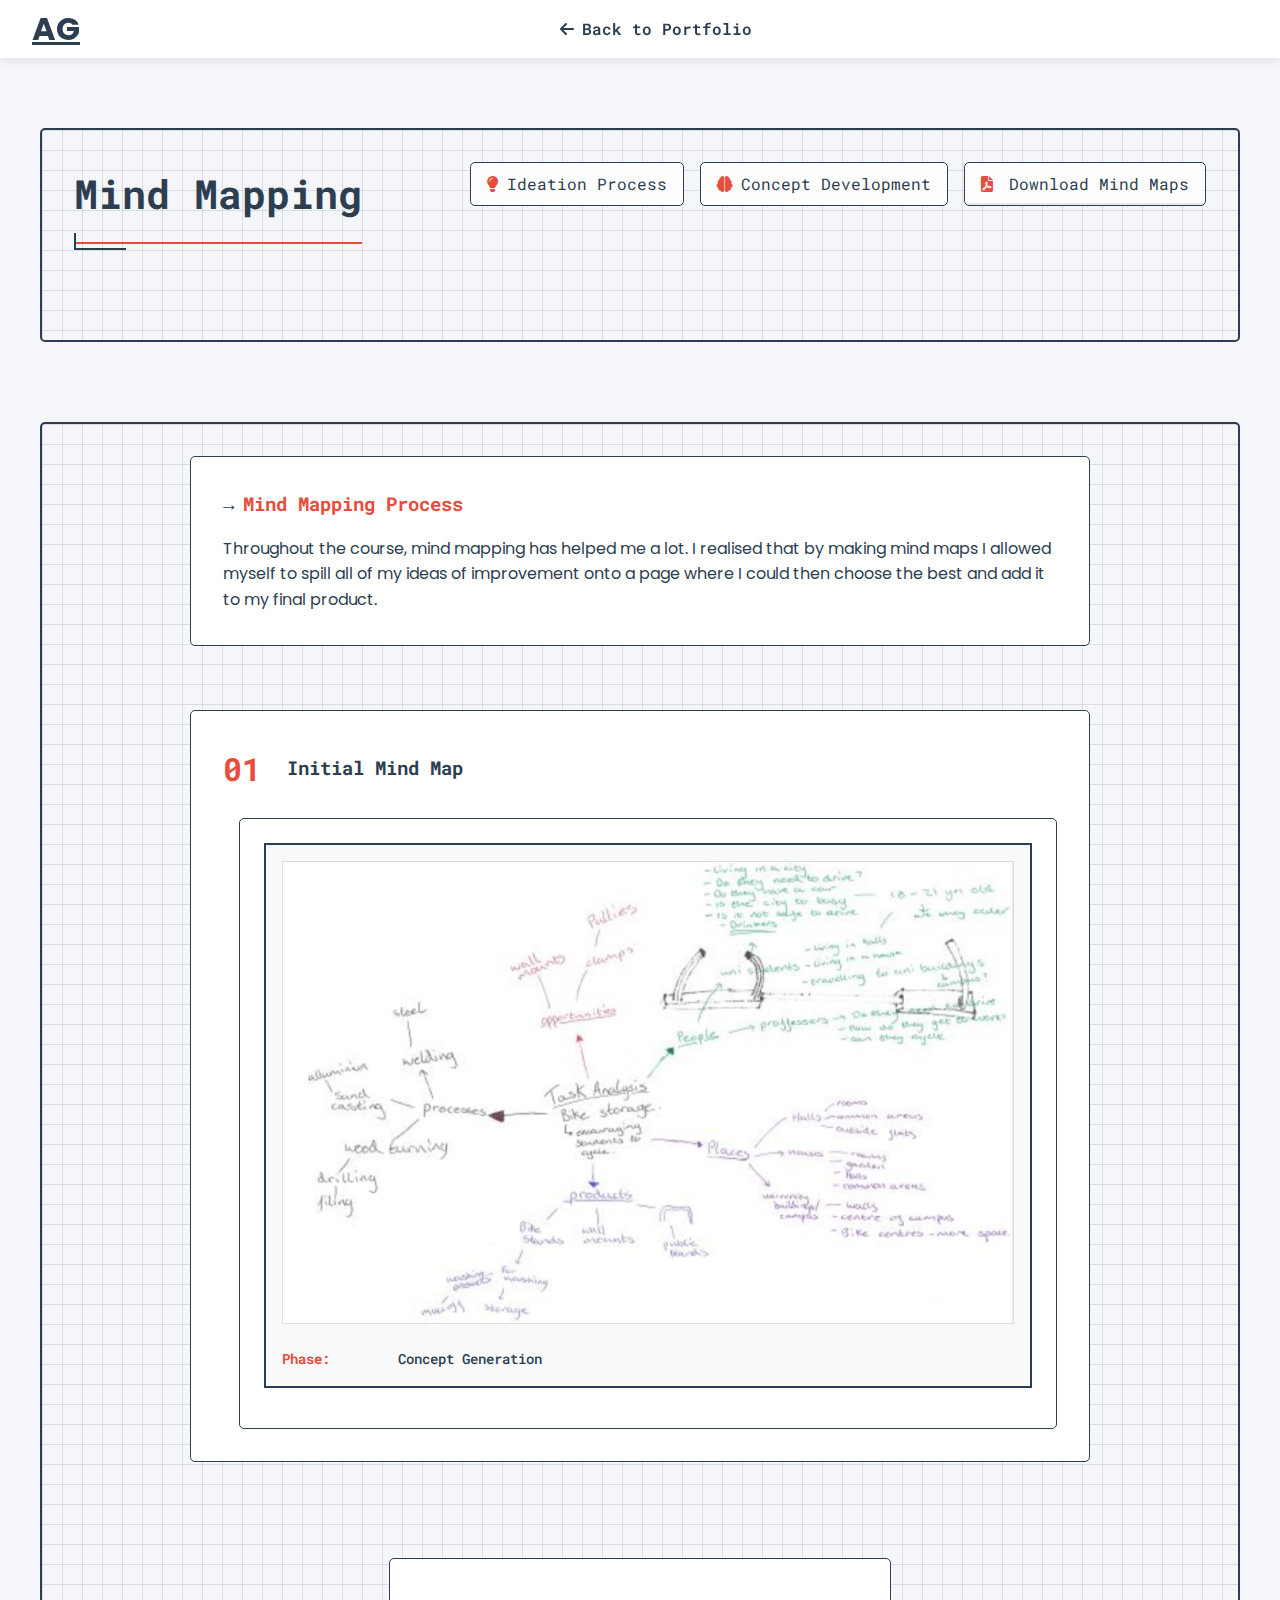
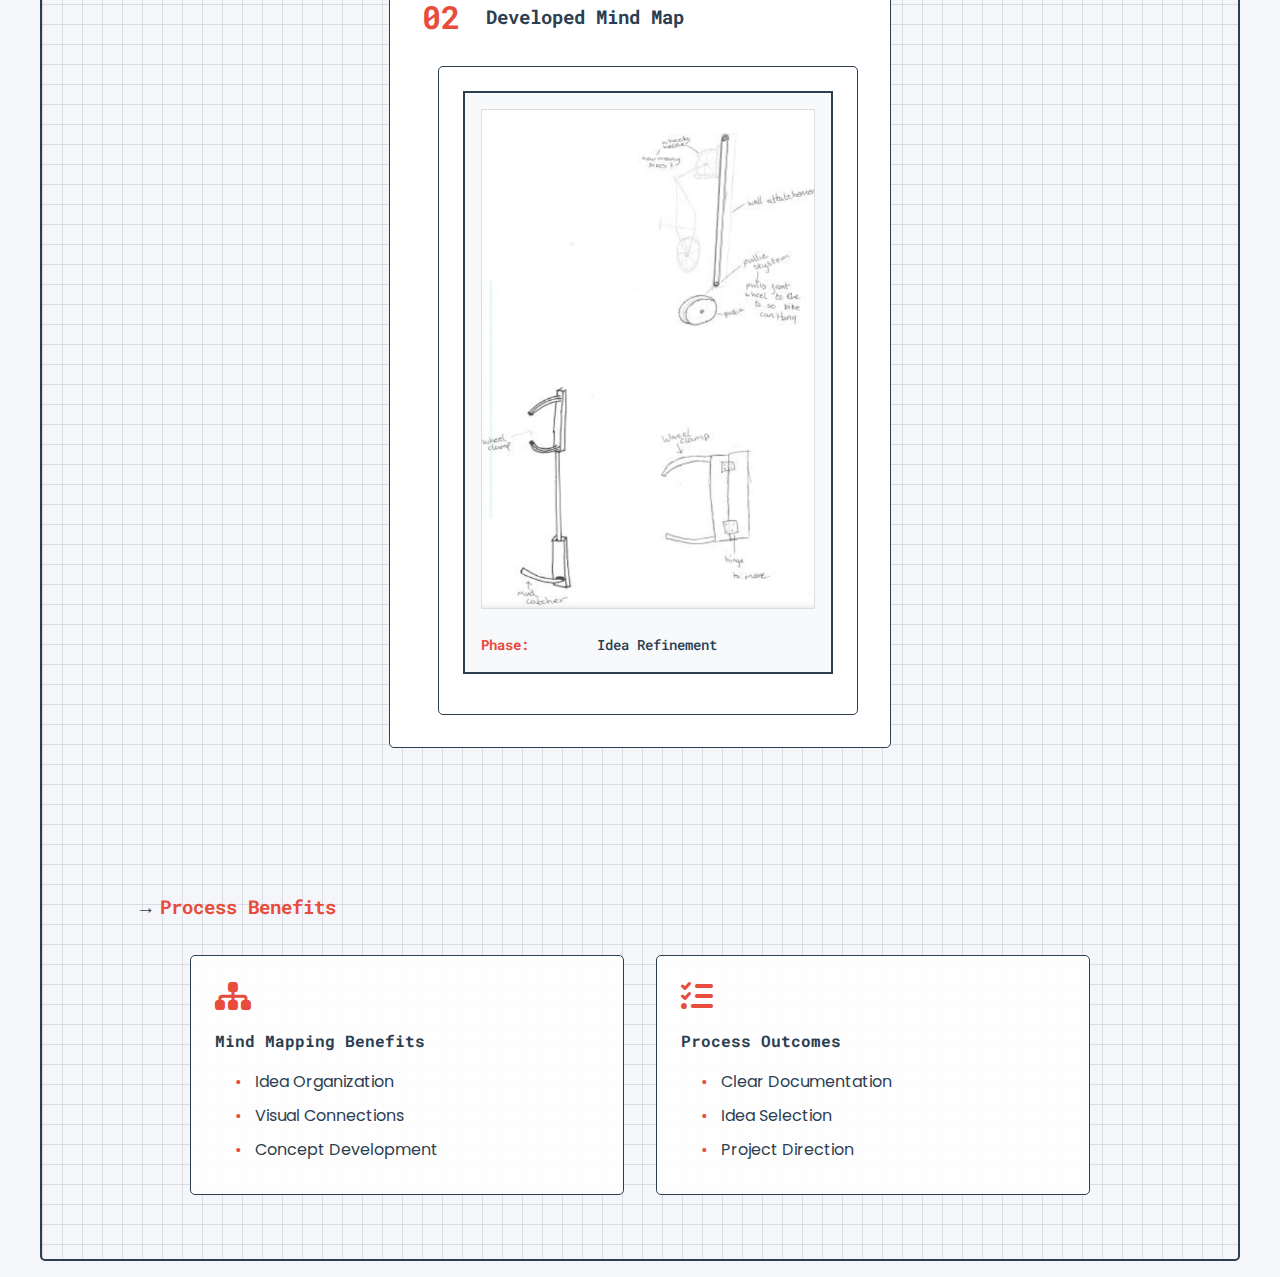
<file: mind-mapping.html>
<!DOCTYPE html>
<html lang="en">
<head>
    <meta charset="UTF-8">
    <meta name="viewport" content="width=device-width, initial-scale=1.0">
    <title>Mind Mapping | Alex Gleeson</title>
    <link rel="stylesheet" href="styles.css">
    <link rel="stylesheet" href="project-pages.css">
    <link rel="stylesheet" href="https://cdnjs.cloudflare.com/ajax/libs/font-awesome/6.0.0/css/all.min.css">
    <link href="https://fonts.googleapis.com/css2?family=Poppins:wght@400;600;700&family=Roboto+Mono&display=swap" rel="stylesheet">
</head>
<body>
    <nav class="navbar">
        <a href="index.html" class="logo">AG</a>
        <div class="nav-links">
            <a href="index.html" class="back-link">
                <i class="fas fa-arrow-left"></i>
                Back to Portfolio
            </a>
        </div>
    </nav>

    <main>
        <section class="project-hero">
            <div class="blueprint-container">
                <div class="project-title-group">
                    <h1 class="technical-title">Mind Mapping</h1>
                    <div class="technical-specs">
                        <span class="spec-item">
                            <i class="fas fa-lightbulb"></i>
                            Ideation Process
                        </span>
                        <span class="spec-item">
                            <i class="fas fa-brain"></i>
                            Concept Development
                        </span>
                        <a href="#" class="spec-item download-pdf" onclick="downloadPDF()">
                            <i class="fas fa-file-pdf"></i>
                            Download Mind Maps
                            <div class="download-indicator">
                                <div class="progress-line"></div>
                            </div>
                        </a>
                    </div>
                </div>
            </div>
        </section>

        <section class="project-content">
            <div class="blueprint-container">
                <!-- Project Introduction -->
                <div class="project-intro">
                    <div class="intro-card">
                        <h2 class="technical-subtitle">Mind Mapping Process</h2>
                        <p class="technical-description">Throughout the course, mind mapping has helped me a lot. I realised that by making mind maps I allowed myself to spill all of my ideas of improvement onto a page where I could then choose the best and add it to my final product.</p>
                    </div>
                </div>

                <!-- Mind Maps Display -->
                <div class="development-timeline">
                    <div class="timeline-container">
                        <div class="timeline-item">
                            <div class="timeline-header">
                                <span class="phase-number">01</span>
                                <h3>Initial Mind Map</h3>
                            </div>
                            <div class="timeline-content">
                                <div class="blueprint-frame">
                                    <img src="images/mindmap.png" alt="Initial Mind Mapping Process">
                                    <div class="frame-details">
                                        <span class="detail-label">Phase:</span>
                                        <span class="detail-value">Concept Generation</span>
                                    </div>
                                </div>
                            </div>
                        </div>

                        <div class="timeline-item">
                            <div class="timeline-header">
                                <span class="phase-number">02</span>
                                <h3>Developed Mind Map</h3>
                            </div>
                            <div class="timeline-content">
                                <div class="blueprint-frame">
                                    <img src="images/mindmap2.png" alt="Developed Mind Mapping">
                                    <div class="frame-details">
                                        <span class="detail-label">Phase:</span>
                                        <span class="detail-value">Idea Refinement</span>
                                    </div>
                                </div>
                            </div>
                        </div>
                    </div>
                </div>

                <!-- Technical Specifications -->
                <div class="details-section">
                    <h2 class="technical-subtitle">Process Benefits</h2>
                    <div class="specs-grid">
                        <div class="spec-card">
                            <i class="fas fa-sitemap"></i>
                            <h4>Mind Mapping Benefits</h4>
                            <ul class="technical-list">
                                <li>Idea Organization</li>
                                <li>Visual Connections</li>
                                <li>Concept Development</li>
                            </ul>
                        </div>
                        <div class="spec-card">
                            <i class="fas fa-tasks"></i>
                            <h4>Process Outcomes</h4>
                            <ul class="technical-list">
                                <li>Clear Documentation</li>
                                <li>Idea Selection</li>
                                <li>Project Direction</li>
                            </ul>
                        </div>
                    </div>
                </div>
            </div>
        </section>
    </main>

    <script>
        function downloadPDF() {
            const downloadBtn = document.querySelector('.download-pdf');
            downloadBtn.classList.add('downloading');
            setTimeout(() => {
                downloadBtn.classList.remove('downloading');
            }, 1000);
        }
    </script>
</body>
</html>
</file>
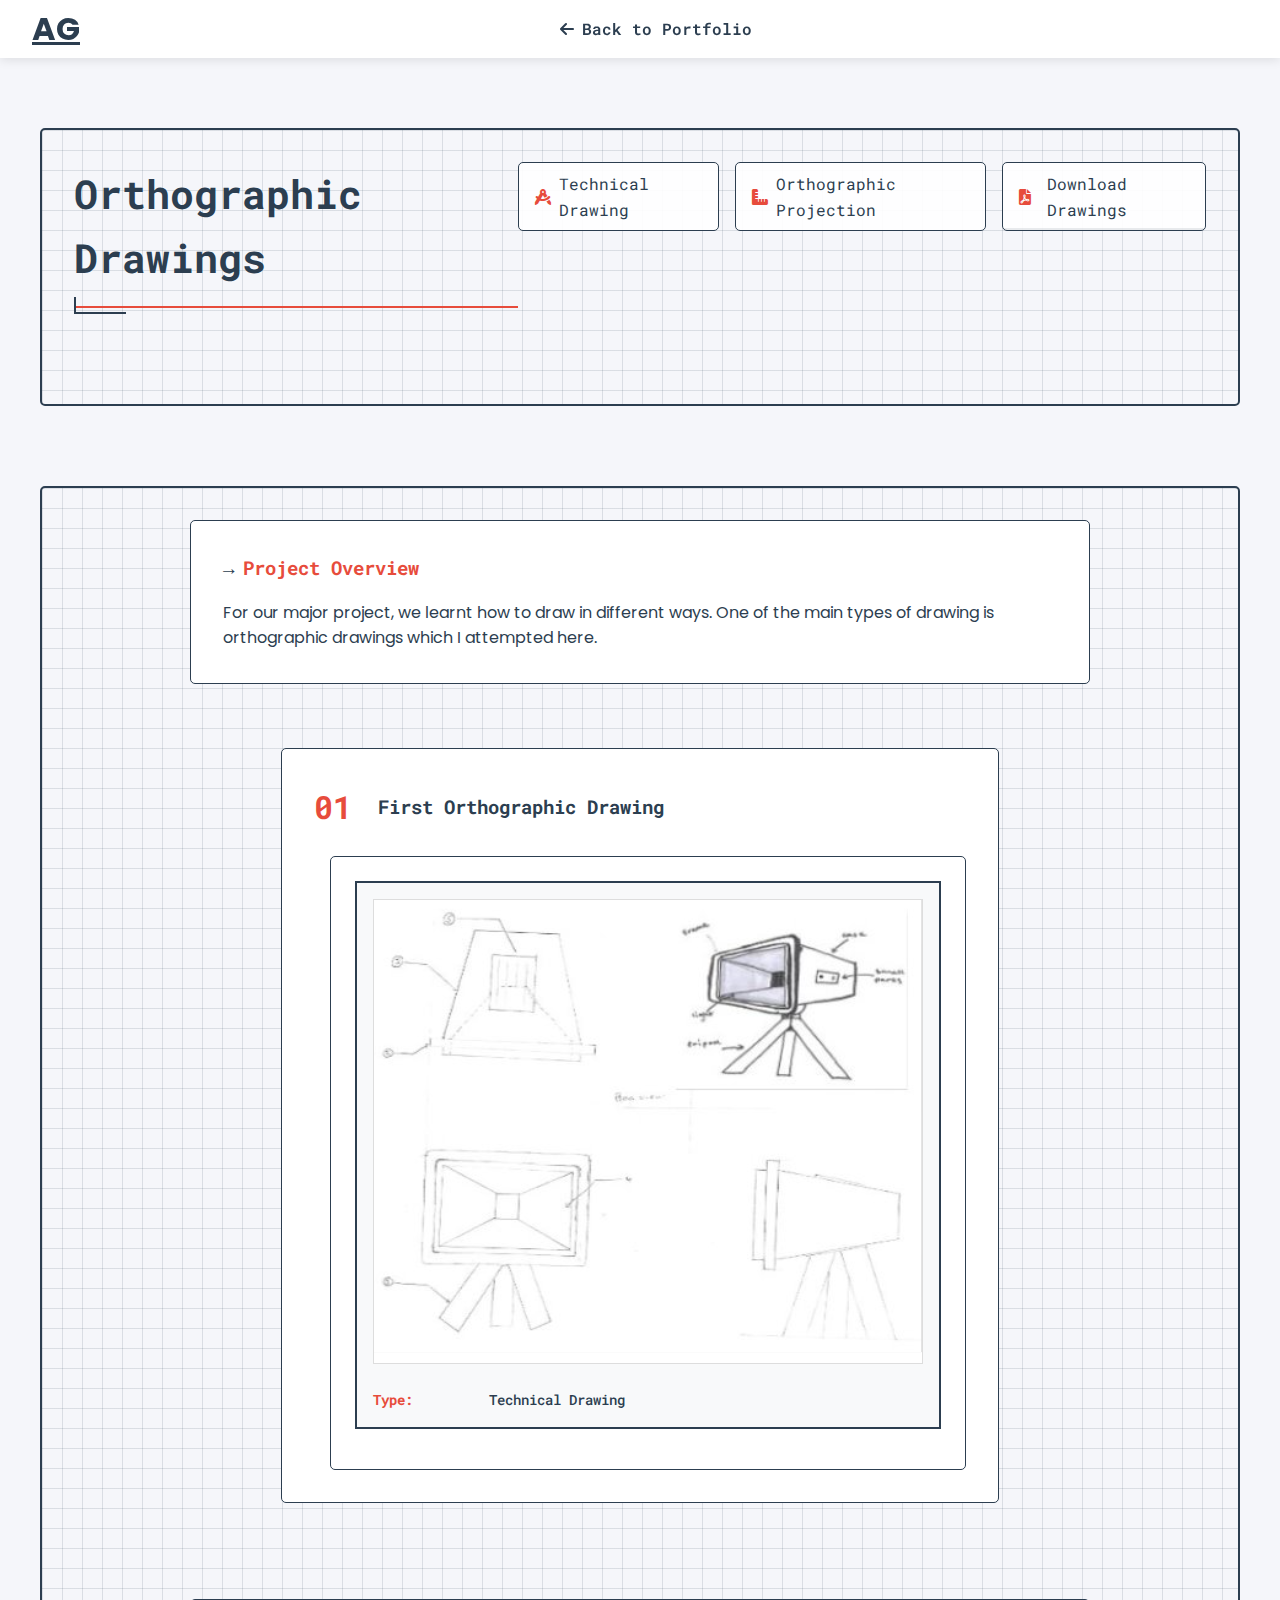
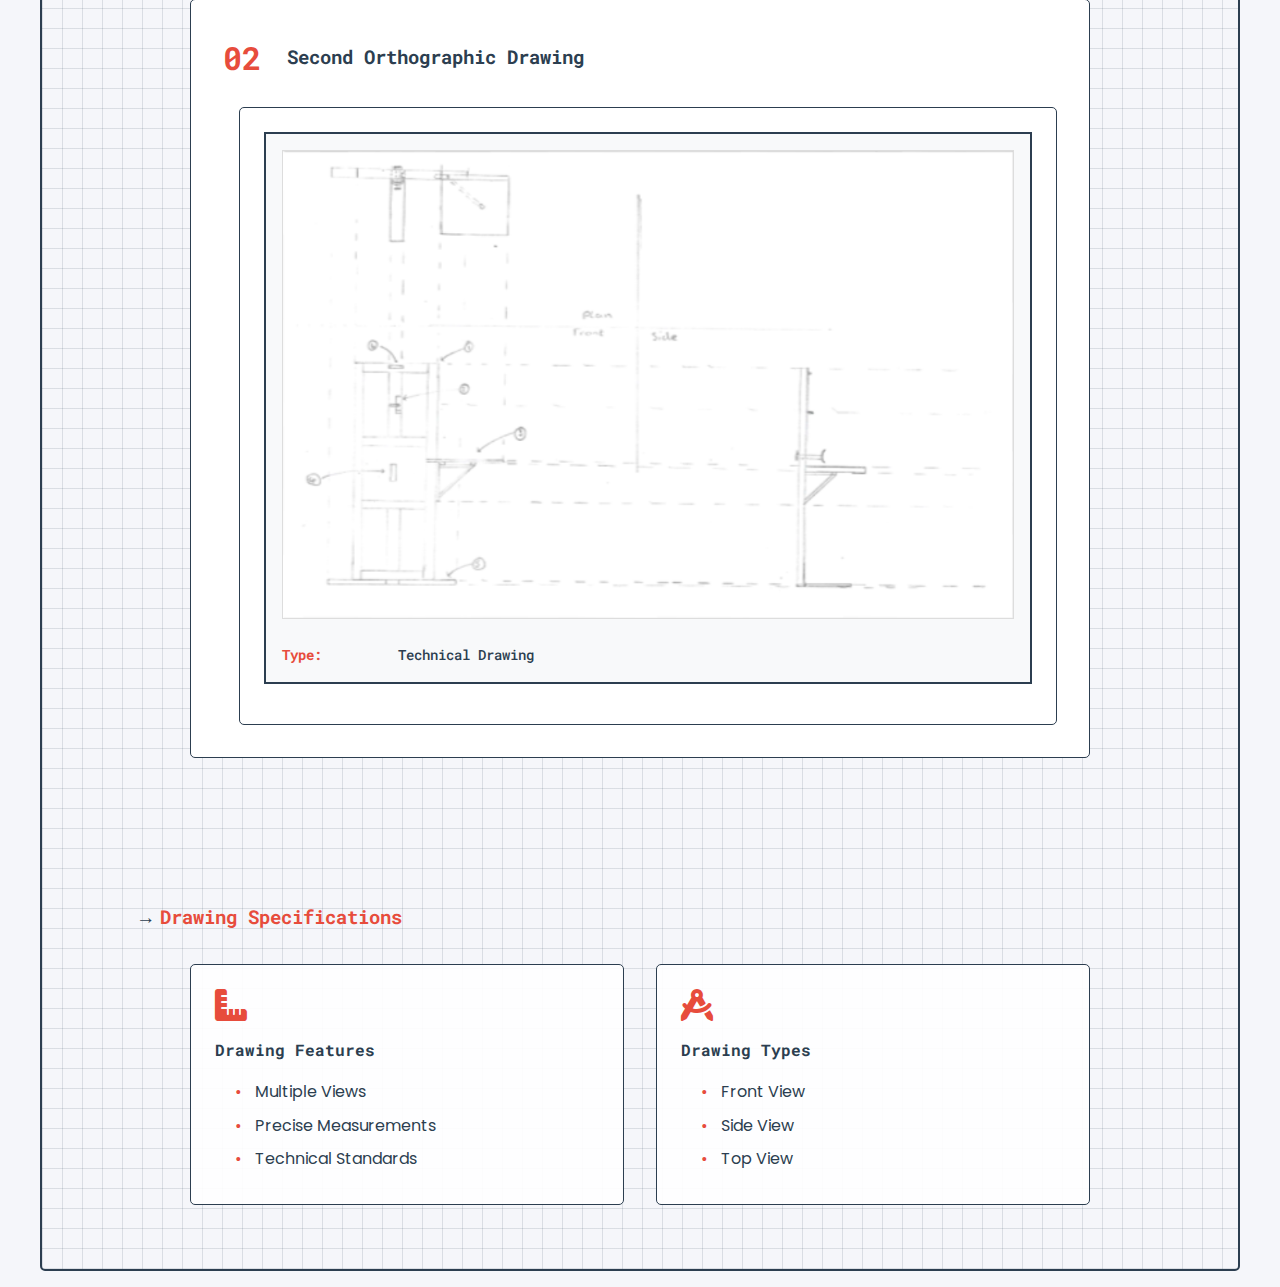
<file: orthographic.html>
<!DOCTYPE html>
<html lang="en">
<head>
    <meta charset="UTF-8">
    <meta name="viewport" content="width=device-width, initial-scale=1.0">
    <title>Orthographic Drawings | Alex Gleeson</title>
    <link rel="stylesheet" href="styles.css">
    <link rel="stylesheet" href="project-pages.css">
    <link rel="stylesheet" href="https://cdnjs.cloudflare.com/ajax/libs/font-awesome/6.0.0/css/all.min.css">
    <link href="https://fonts.googleapis.com/css2?family=Poppins:wght@400;600;700&family=Roboto+Mono&display=swap" rel="stylesheet">
</head>
<body>
    <nav class="navbar">
        <a href="index.html" class="logo">AG</a>
        <div class="nav-links">
            <a href="index.html" class="back-link">
                <i class="fas fa-arrow-left"></i>
                Back to Portfolio
            </a>
        </div>
    </nav>

    <main>
        <section class="project-hero">
            <div class="blueprint-container">
                <div class="project-title-group">
                    <h1 class="technical-title">Orthographic Drawings</h1>
                    <div class="technical-specs">
                        <span class="spec-item">
                            <i class="fas fa-drafting-compass"></i>
                            Technical Drawing
                        </span>
                        <span class="spec-item">
                            <i class="fas fa-ruler-combined"></i>
                            Orthographic Projection
                        </span>
                        <a href="#" class="spec-item download-pdf" onclick="downloadPDF()">
                            <i class="fas fa-file-pdf"></i>
                            Download Drawings
                            <div class="download-indicator">
                                <div class="progress-line"></div>
                            </div>
                        </a>
                    </div>
                </div>
            </div>
        </section>

        <section class="project-content">
            <div class="blueprint-container">
                <!-- Project Introduction -->
                <div class="project-intro">
                    <div class="intro-card">
                        <h2 class="technical-subtitle">Project Overview</h2>
                        <p class="technical-description">For our major project, we learnt how to draw in different ways. One of the main types of drawing is orthographic drawings which I attempted here.</p>
                    </div>
                </div>

                <!-- Orthographic Drawings Display -->
                <div class="development-timeline">
                    <div class="timeline-container">
                        <div class="timeline-item">
                            <div class="timeline-header">
                                <span class="phase-number">01</span>
                                <h3>First Orthographic Drawing</h3>
                            </div>
                            <div class="timeline-content">
                                <div class="blueprint-frame">
                                    <img src="images/ortho1.png" alt="First Orthographic Drawing">
                                    <div class="frame-details">
                                        <span class="detail-label">Type:</span>
                                        <span class="detail-value">Technical Drawing</span>
                                    </div>
                                </div>
                            </div>
                        </div>

                        <div class="timeline-item">
                            <div class="timeline-header">
                                <span class="phase-number">02</span>
                                <h3>Second Orthographic Drawing</h3>
                            </div>
                            <div class="timeline-content">
                                <div class="blueprint-frame">
                                    <img src="images/ortho2.png" alt="Second Orthographic Drawing">
                                    <div class="frame-details">
                                        <span class="detail-label">Type:</span>
                                        <span class="detail-value">Technical Drawing</span>
                                    </div>
                                </div>
                            </div>
                        </div>
                    </div>
                </div>

                <!-- Technical Specifications -->
                <div class="details-section">
                    <h2 class="technical-subtitle">Drawing Specifications</h2>
                    <div class="specs-grid">
                        <div class="spec-card">
                            <i class="fas fa-ruler-combined"></i>
                            <h4>Drawing Features</h4>
                            <ul class="technical-list">
                                <li>Multiple Views</li>
                                <li>Precise Measurements</li>
                                <li>Technical Standards</li>
                            </ul>
                        </div>
                        <div class="spec-card">
                            <i class="fas fa-drafting-compass"></i>
                            <h4>Drawing Types</h4>
                            <ul class="technical-list">
                                <li>Front View</li>
                                <li>Side View</li>
                                <li>Top View</li>
                            </ul>
                        </div>
                    </div>
                </div>
            </div>
        </section>
    </main>

    <script>
        function downloadPDF() {
            const downloadBtn = document.querySelector('.download-pdf');
            downloadBtn.classList.add('downloading');
            setTimeout(() => {
                downloadBtn.classList.remove('downloading');
            }, 1000);
        }
    </script>
</body>
</html>
</file>
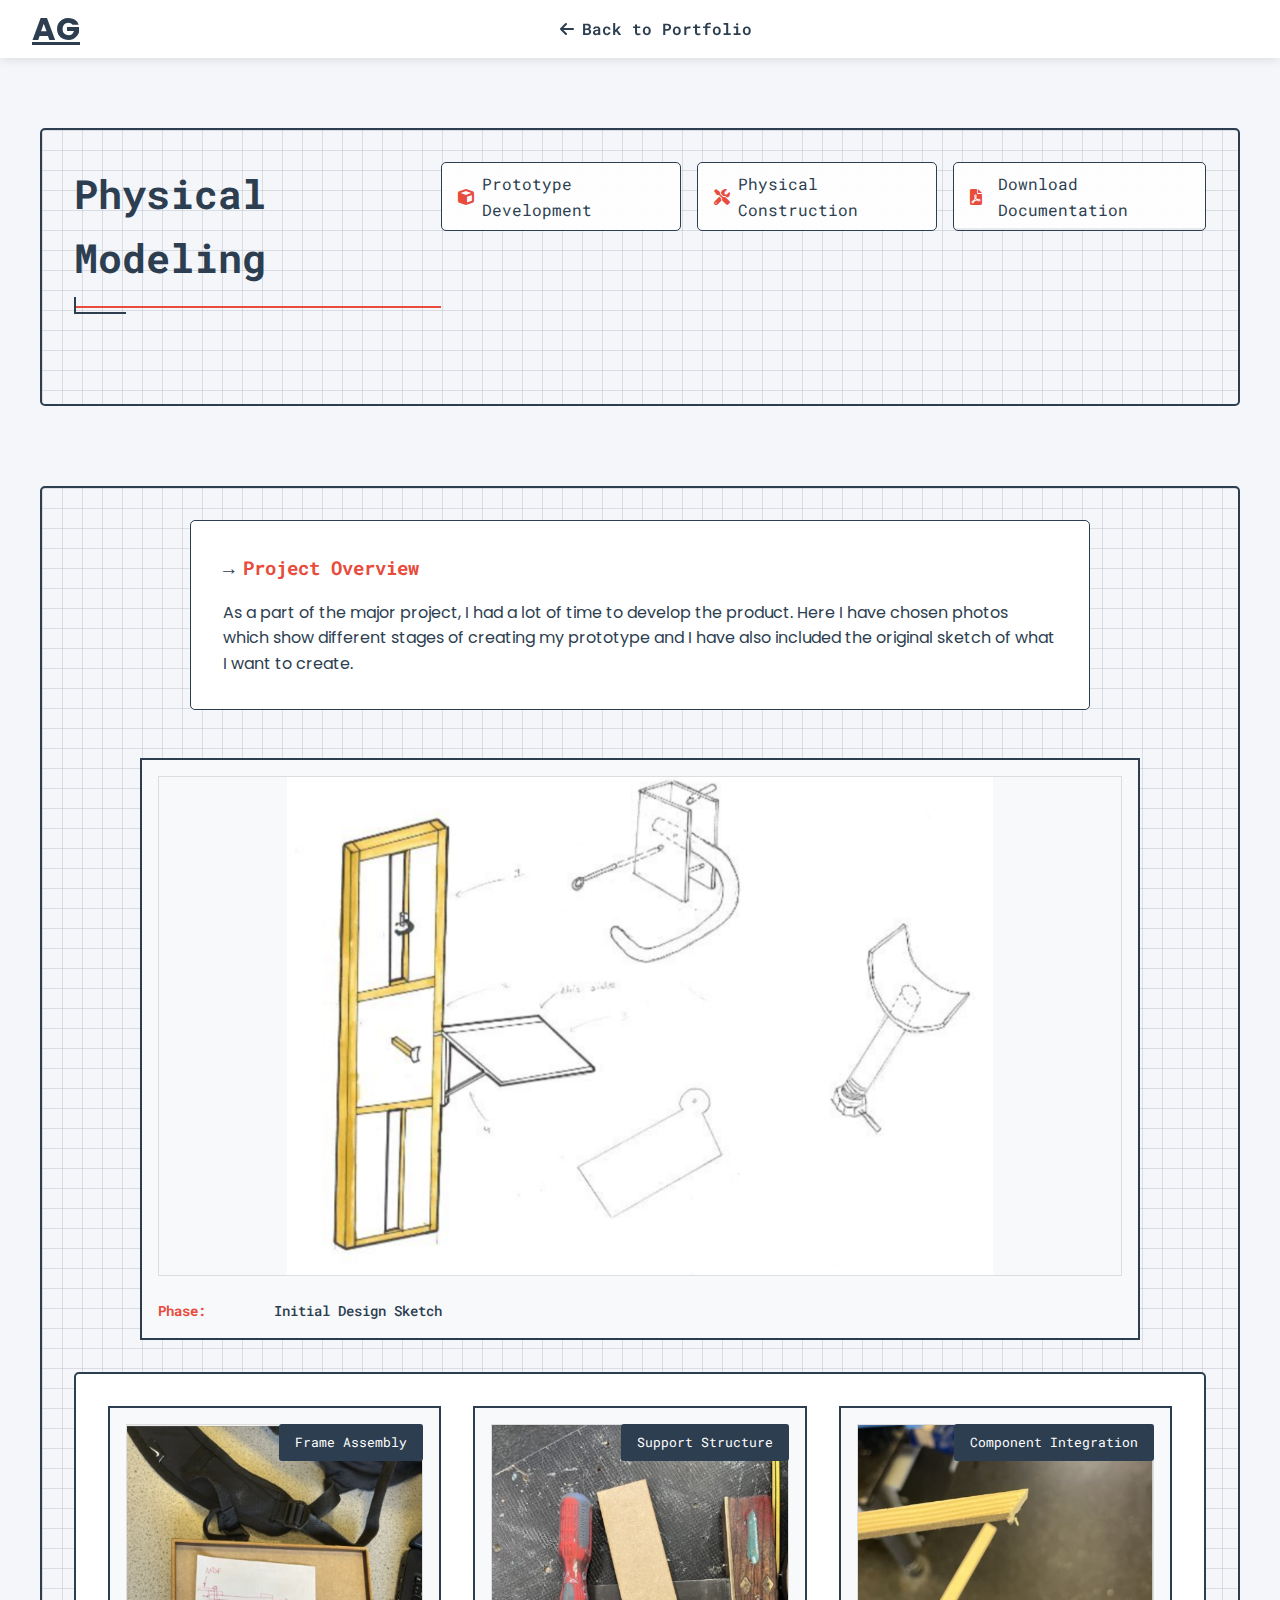
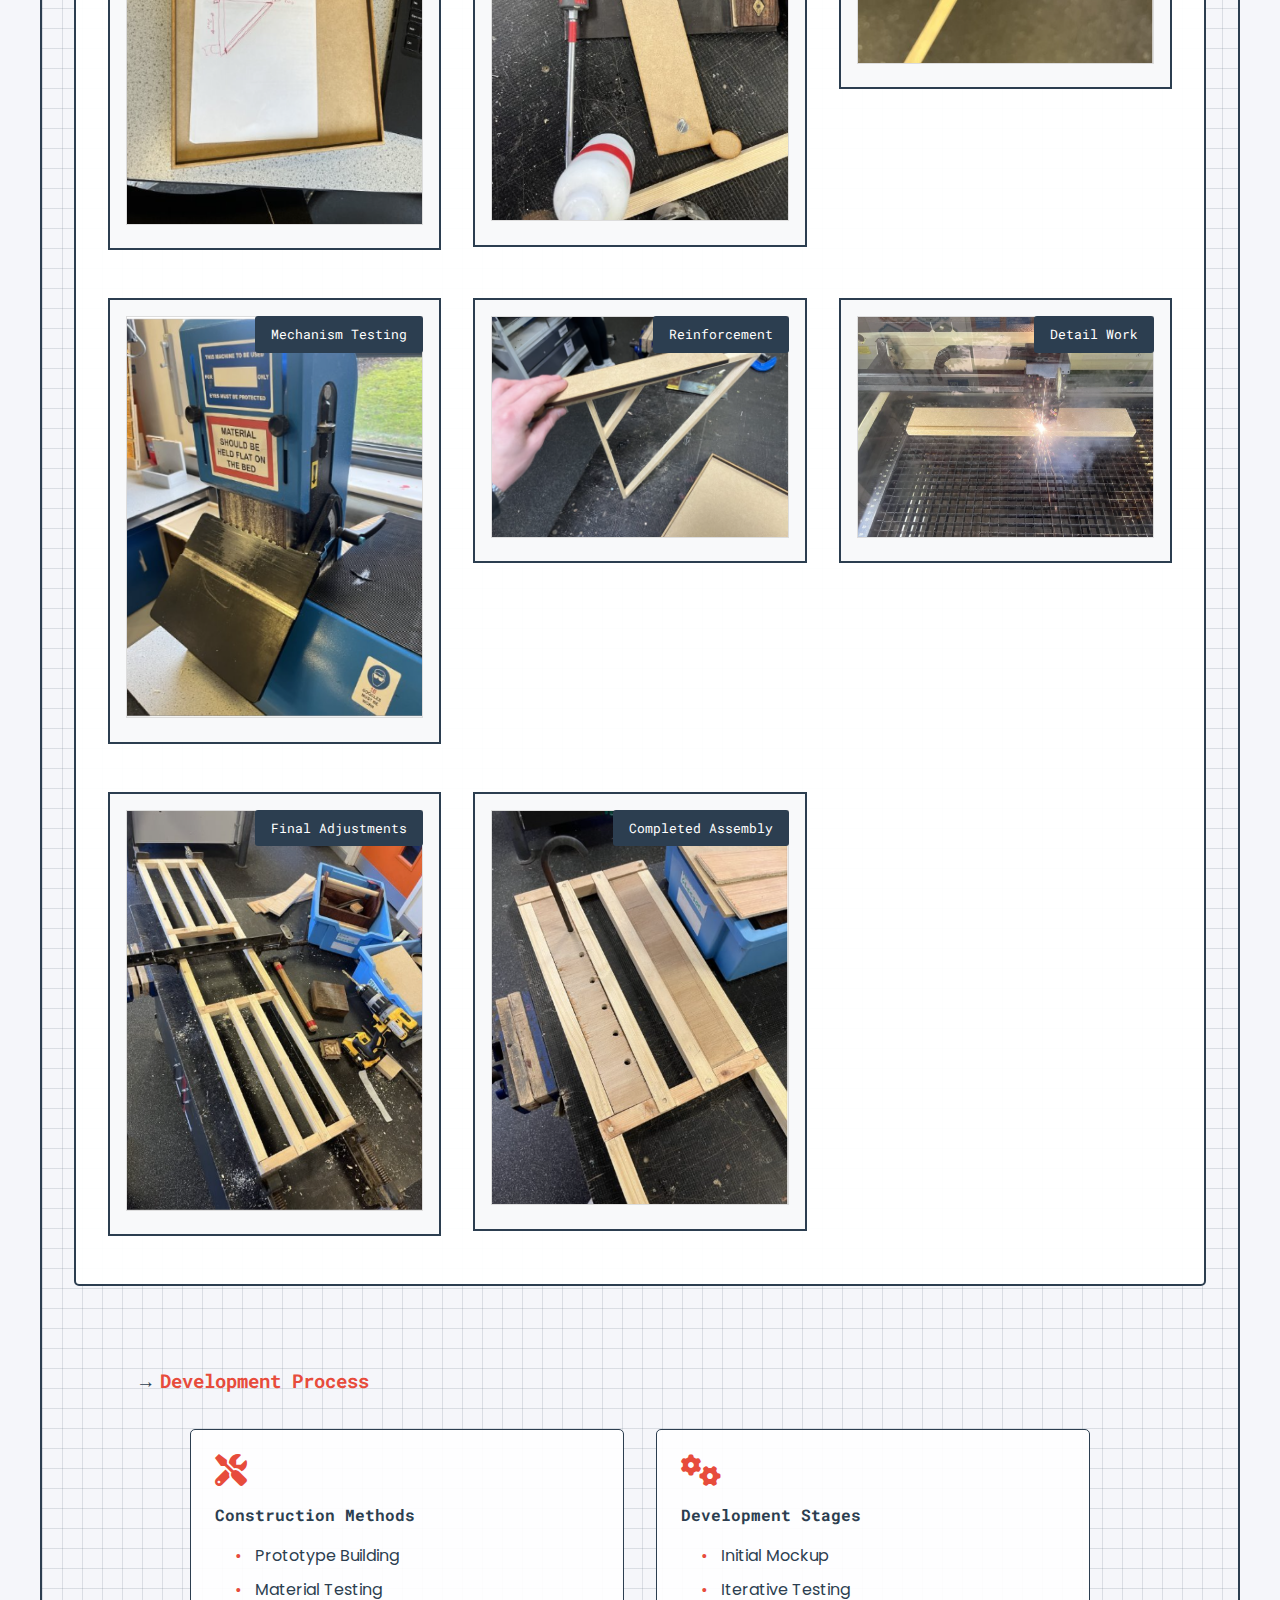
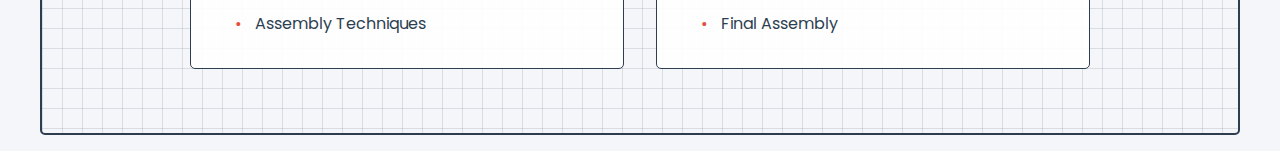
<file: physical-modeling.html>
<!DOCTYPE html>
<html lang="en">
<head>
    <meta charset="UTF-8">
    <meta name="viewport" content="width=device-width, initial-scale=1.0">
    <title>Physical Modeling | Alex Gleeson</title>
    <link rel="stylesheet" href="styles.css">
    <link rel="stylesheet" href="project-pages.css">
    <link rel="stylesheet" href="https://cdnjs.cloudflare.com/ajax/libs/font-awesome/6.0.0/css/all.min.css">
    <link href="https://fonts.googleapis.com/css2?family=Poppins:wght@400;600;700&family=Roboto+Mono&display=swap" rel="stylesheet">
</head>
<body>
    <nav class="navbar">
        <a href="index.html" class="logo">AG</a>
        <div class="nav-links">
            <a href="index.html" class="back-link">
                <i class="fas fa-arrow-left"></i>
                Back to Portfolio
            </a>
        </div>
    </nav>

    <main>
        <section class="project-hero">
            <div class="blueprint-container">
                <div class="project-title-group">
                    <h1 class="technical-title">Physical Modeling</h1>
                    <div class="technical-specs">
                        <span class="spec-item">
                            <i class="fas fa-cube"></i>
                            Prototype Development
                        </span>
                        <span class="spec-item">
                            <i class="fas fa-tools"></i>
                            Physical Construction
                        </span>
                        <a href="#" class="spec-item download-pdf" onclick="downloadPDF()">
                            <i class="fas fa-file-pdf"></i>
                            Download Documentation
                            <div class="download-indicator">
                                <div class="progress-line"></div>
                            </div>
                        </a>
                    </div>
                </div>
            </div>
        </section>

        <section class="project-content">
            <div class="blueprint-container">
                <!-- Project Introduction -->
                <div class="project-intro">
                    <div class="intro-card">
                        <h2 class="technical-subtitle">Project Overview</h2>
                        <p class="technical-description">As a part of the major project, I had a lot of time to develop the product. Here I have chosen photos which show different stages of creating my prototype and I have also included the original sketch of what I want to create.</p>
                    </div>
                </div>

                <!-- Physical Modeling Gallery -->
                <div class="modeling-gallery">
                    <!-- Original Sketch -->
                    <div class="gallery-item sketch">
                        <div class="blueprint-frame large">
                            <img src="images/majorproject/4th.png" alt="Original Design Sketch">
                            <div class="frame-details">
                                <span class="detail-label">Phase:</span>
                                <span class="detail-value">Initial Design Sketch</span>
                            </div>
                        </div>
                    </div>

                    <!-- Development Grid -->
                    <div class="development-grid">
                        <div class="gallery-item">
                            <div class="blueprint-frame">
                                <img src="images/modelling/1.png" alt="Initial Frame Construction">
                                <div class="stage-marker">Frame Assembly</div>
                            </div>
                        </div>
                        <div class="gallery-item">
                            <div class="blueprint-frame">
                                <img src="images/modelling/2.png" alt="Support Structure">
                                <div class="stage-marker">Support Structure</div>
                            </div>
                        </div>
                        <div class="gallery-item">
                            <div class="blueprint-frame">
                                <img src="images/modelling/3.png" alt="Component Integration">
                                <div class="stage-marker">Component Integration</div>
                            </div>
                        </div>
                        <div class="gallery-item">
                            <div class="blueprint-frame">
                                <img src="images/modelling/4.png" alt="Mechanism Testing">
                                <div class="stage-marker">Mechanism Testing</div>
                            </div>
                        </div>
                        <div class="gallery-item">
                            <div class="blueprint-frame">
                                <img src="images/modelling/5.png" alt="Structural Reinforcement">
                                <div class="stage-marker">Reinforcement</div>
                            </div>
                        </div>
                        <div class="gallery-item">
                            <div class="blueprint-frame">
                                <img src="images/modelling/6.png" alt="Detail Work">
                                <div class="stage-marker">Detail Work</div>
                            </div>
                        </div>
                        <div class="gallery-item">
                            <div class="blueprint-frame">
                                <img src="images/modelling/7.png" alt="Final Adjustments">
                                <div class="stage-marker">Final Adjustments</div>
                            </div>
                        </div>
                        <div class="gallery-item">
                            <div class="blueprint-frame">
                                <img src="images/modelling/8.png" alt="Completed Assembly">
                                <div class="stage-marker">Completed Assembly</div>
                            </div>
                        </div>
                    </div>
                </div>

                <!-- Technical Specifications -->
                <div class="details-section">
                    <h2 class="technical-subtitle">Development Process</h2>
                    <div class="specs-grid">
                        <div class="spec-card">
                            <i class="fas fa-tools"></i>
                            <h4>Construction Methods</h4>
                            <ul class="technical-list">
                                <li>Prototype Building</li>
                                <li>Material Testing</li>
                                <li>Assembly Techniques</li>
                            </ul>
                        </div>
                        <div class="spec-card">
                            <i class="fas fa-cogs"></i>
                            <h4>Development Stages</h4>
                            <ul class="technical-list">
                                <li>Initial Mockup</li>
                                <li>Iterative Testing</li>
                                <li>Final Assembly</li>
                            </ul>
                        </div>
                    </div>
                </div>
            </div>
        </section>
    </main>

    <script>
        function downloadPDF() {
            const downloadBtn = document.querySelector('.download-pdf');
            downloadBtn.classList.add('downloading');
            setTimeout(() => {
                downloadBtn.classList.remove('downloading');
            }, 1000);
        }
    </script>
</body>
</html>
</file>
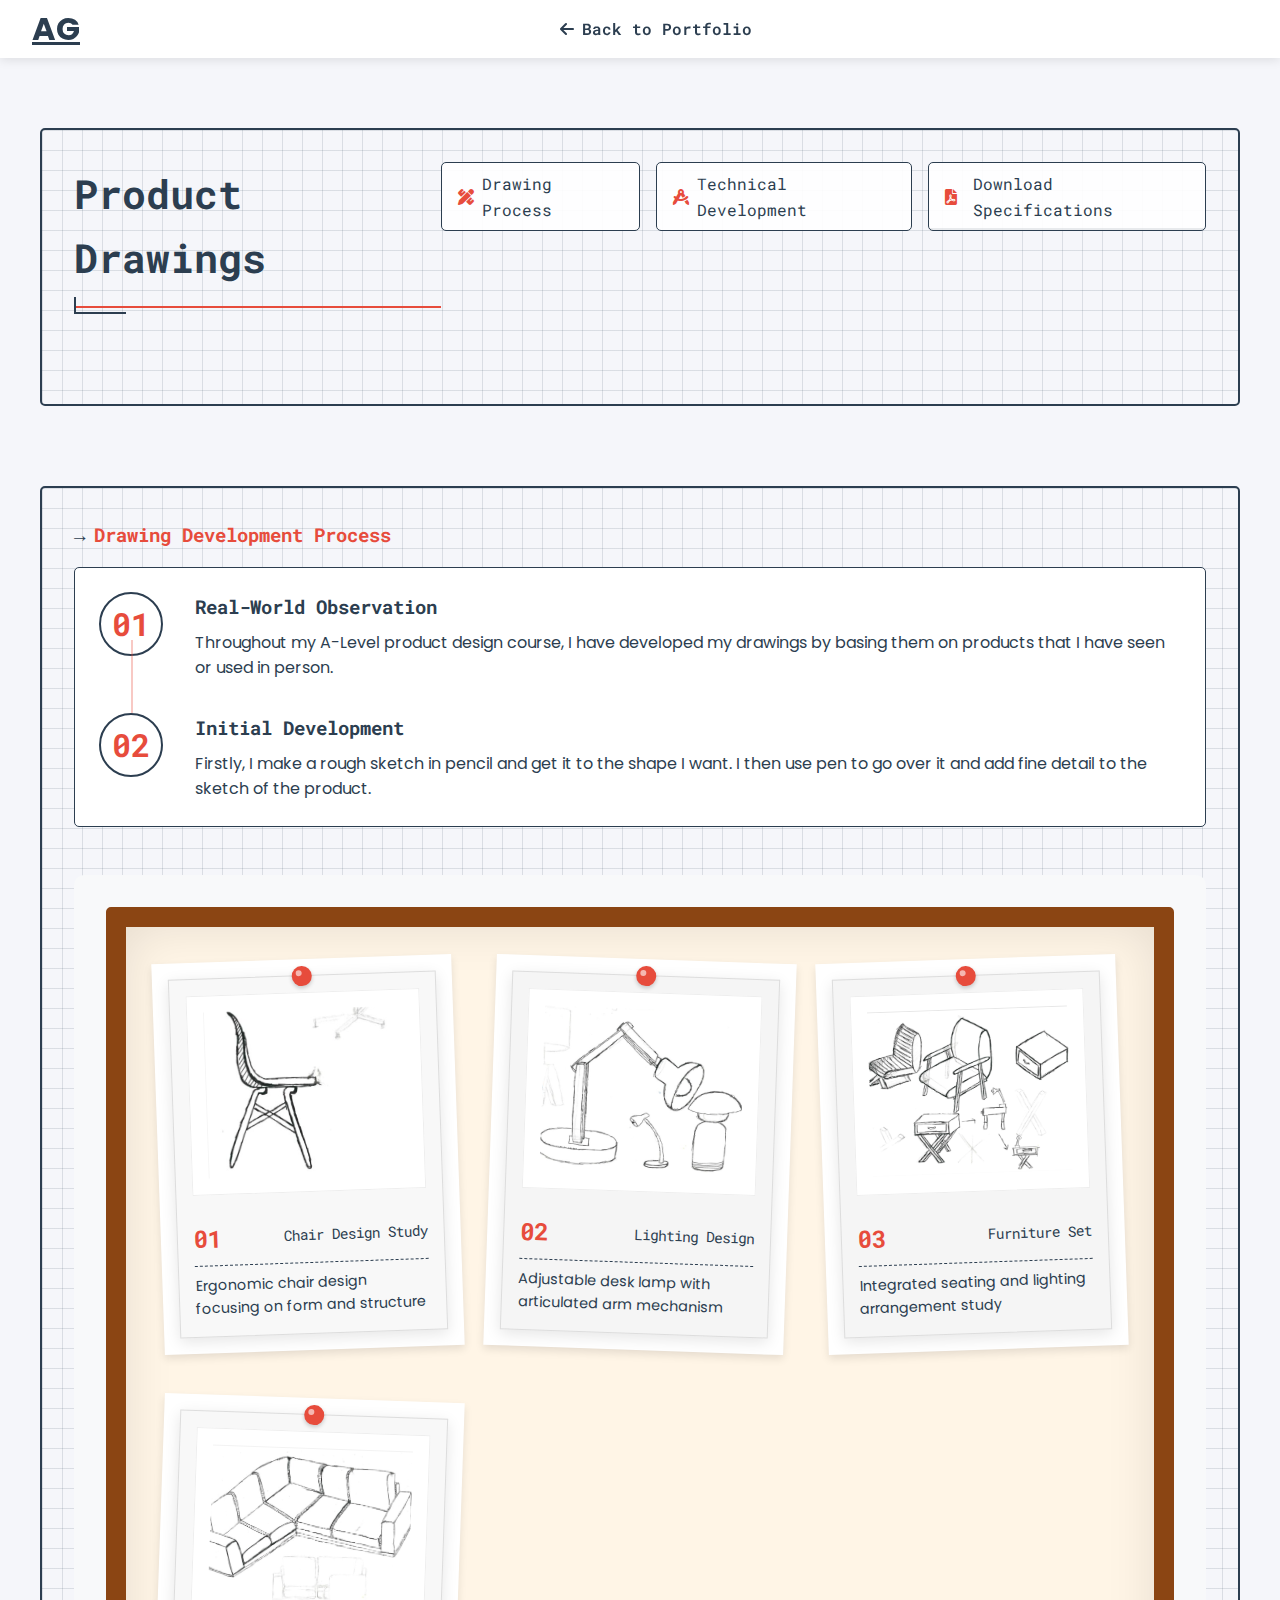
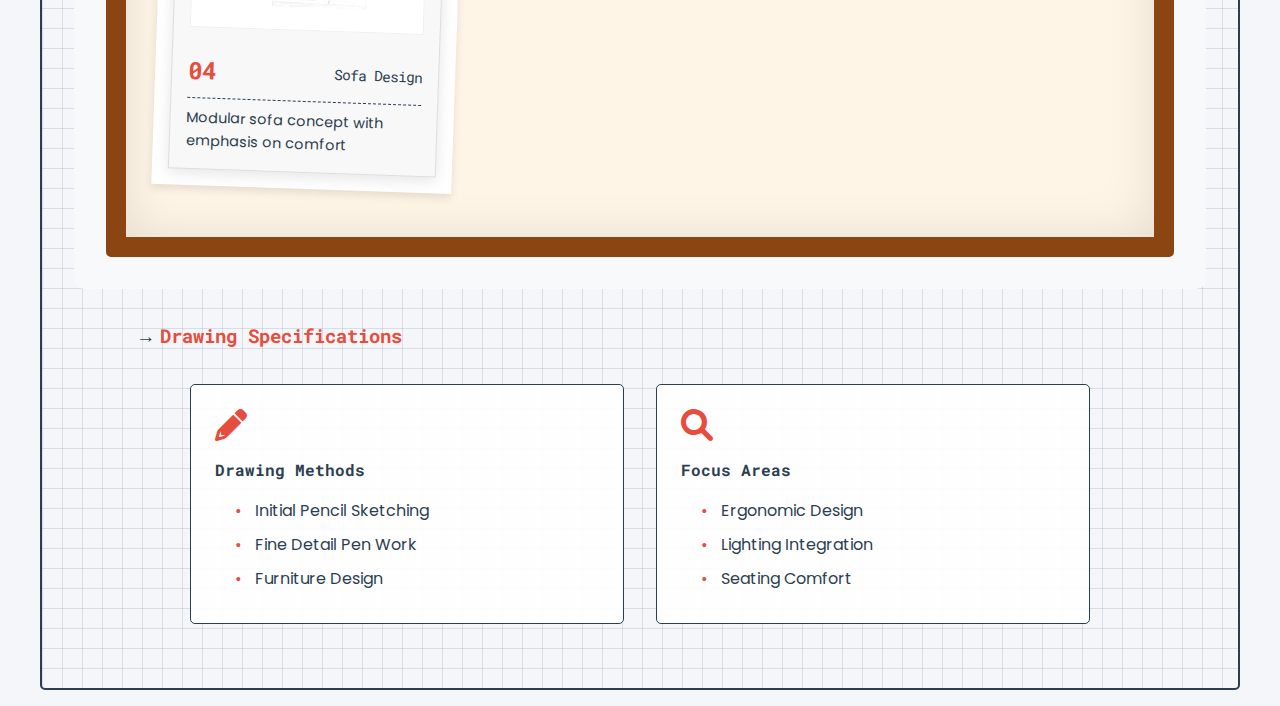
<file: product-drawings.html>
<!DOCTYPE html>
<html lang="en">
<head>
    <meta charset="UTF-8">
    <meta name="viewport" content="width=device-width, initial-scale=1.0">
    <title>Product Drawings | Alex Gleeson</title>
    <link rel="stylesheet" href="styles.css">
    <link rel="stylesheet" href="project-pages.css">
    <link rel="stylesheet" href="https://cdnjs.cloudflare.com/ajax/libs/font-awesome/6.0.0/css/all.min.css">
    <link href="https://fonts.googleapis.com/css2?family=Poppins:wght@400;600;700&family=Roboto+Mono&display=swap" rel="stylesheet">
</head>
<body>
    <nav class="navbar">
        <a href="index.html" class="logo">AG</a>
        <div class="nav-links">
            <a href="index.html" class="back-link">
                <i class="fas fa-arrow-left"></i>
                Back to Portfolio
            </a>
        </div>
    </nav>

    <main>
        <section class="project-hero">
            <div class="blueprint-container">
                <div class="project-title-group">
                    <h1 class="technical-title">Product Drawings</h1>
                    <div class="technical-specs">
                        <span class="spec-item">
                            <i class="fas fa-pencil-ruler"></i>
                            Drawing Process
                        </span>
                        <span class="spec-item">
                            <i class="fas fa-drafting-compass"></i>
                            Technical Development
                        </span>
                        <a href="#" class="spec-item download-pdf" onclick="downloadPDF()">
                            <i class="fas fa-file-pdf"></i>
                            Download Specifications
                            <div class="download-indicator">
                                <div class="progress-line"></div>
                            </div>
                        </a>
                    </div>
                </div>
            </div>
        </section>

        <section class="project-content">
            <div class="blueprint-container">
                <!-- Process Description -->
                <div class="process-section">
                    <h2 class="technical-subtitle">Drawing Development Process</h2>
                    <div class="process-card">
                        <div class="process-step">
                            <div class="step-number">01</div>
                            <div class="step-content">
                                <h3>Real-World Observation</h3>
                                <p>Throughout my A-Level product design course, I have developed my drawings by basing them on products that I have seen or used in person.</p>
                            </div>
                        </div>
                        <div class="process-step">
                            <div class="step-number">02</div>
                            <div class="step-content">
                                <h3>Initial Development</h3>
                                <p>Firstly, I make a rough sketch in pencil and get it to the shape I want. I then use pen to go over it and add fine detail to the sketch of the product.</p>
                            </div>
                        </div>
                    </div>
                </div>

                <!-- Drawing Examples -->
                <div class="pinboard">
                    <div class="sketch-grid">
                        <div class="sketch-item">
                            <div class="sketch-content">
                                <div class="pin"></div>
                                <img src="images/chair.png" alt="Chair Design Sketch">
                                <div class="sketch-details">
                                    <span class="sketch-number">01</span>
                                    <span class="sketch-type">Chair Design Study</span>
                                </div>
                                <p class="sketch-description">Ergonomic chair design focusing on form and structure</p>
                            </div>
                        </div>
                        
                        <div class="sketch-item">
                            <div class="sketch-content">
                                <div class="pin"></div>
                                <img src="images/desklamp.png" alt="Desk Lamp Design">
                                <div class="sketch-details">
                                    <span class="sketch-number">02</span>
                                    <span class="sketch-type">Lighting Design</span>
                                </div>
                                <p class="sketch-description">Adjustable desk lamp with articulated arm mechanism</p>
                            </div>
                        </div>

                        <div class="sketch-item">
                            <div class="sketch-content">
                                <div class="pin"></div>
                                <img src="images/seatdesklamp.png" alt="Seating and Lighting Set">
                                <div class="sketch-details">
                                    <span class="sketch-number">03</span>
                                    <span class="sketch-type">Furniture Set</span>
                                </div>
                                <p class="sketch-description">Integrated seating and lighting arrangement study</p>
                            </div>
                        </div>

                        <div class="sketch-item">
                            <div class="sketch-content">
                                <div class="pin"></div>
                                <img src="images/sofa.png" alt="Sofa Design">
                                <div class="sketch-details">
                                    <span class="sketch-number">04</span>
                                    <span class="sketch-type">Sofa Design</span>
                                </div>
                                <p class="sketch-description">Modular sofa concept with emphasis on comfort</p>
                            </div>
                        </div>
                    </div>
                </div>

                <!-- Technical Details -->
                <div class="details-section">
                    <h2 class="technical-subtitle">Drawing Specifications</h2>
                    <div class="specs-grid">
                        <div class="spec-card">
                            <i class="fas fa-pencil-alt"></i>
                            <h4>Drawing Methods</h4>
                            <ul class="technical-list">
                                <li>Initial Pencil Sketching</li>
                                <li>Fine Detail Pen Work</li>
                                <li>Furniture Design</li>
                            </ul>
                        </div>
                        <div class="spec-card">
                            <i class="fas fa-search"></i>
                            <h4>Focus Areas</h4>
                            <ul class="technical-list">
                                <li>Ergonomic Design</li>
                                <li>Lighting Integration</li>
                                <li>Seating Comfort</li>
                            </ul>
                        </div>
                    </div>
                </div>
            </div>
        </section>
    </main>

    <script>
        function downloadPDF() {
            const downloadBtn = document.querySelector('.download-pdf');
            downloadBtn.classList.add('downloading');
            
            // Here you would add the actual PDF download logic
            // For now, this is just the animation
            setTimeout(() => {
                downloadBtn.classList.remove('downloading');
                // Trigger actual download here
            }, 1000);
        }
    </script>
</body>
</html>
</file>
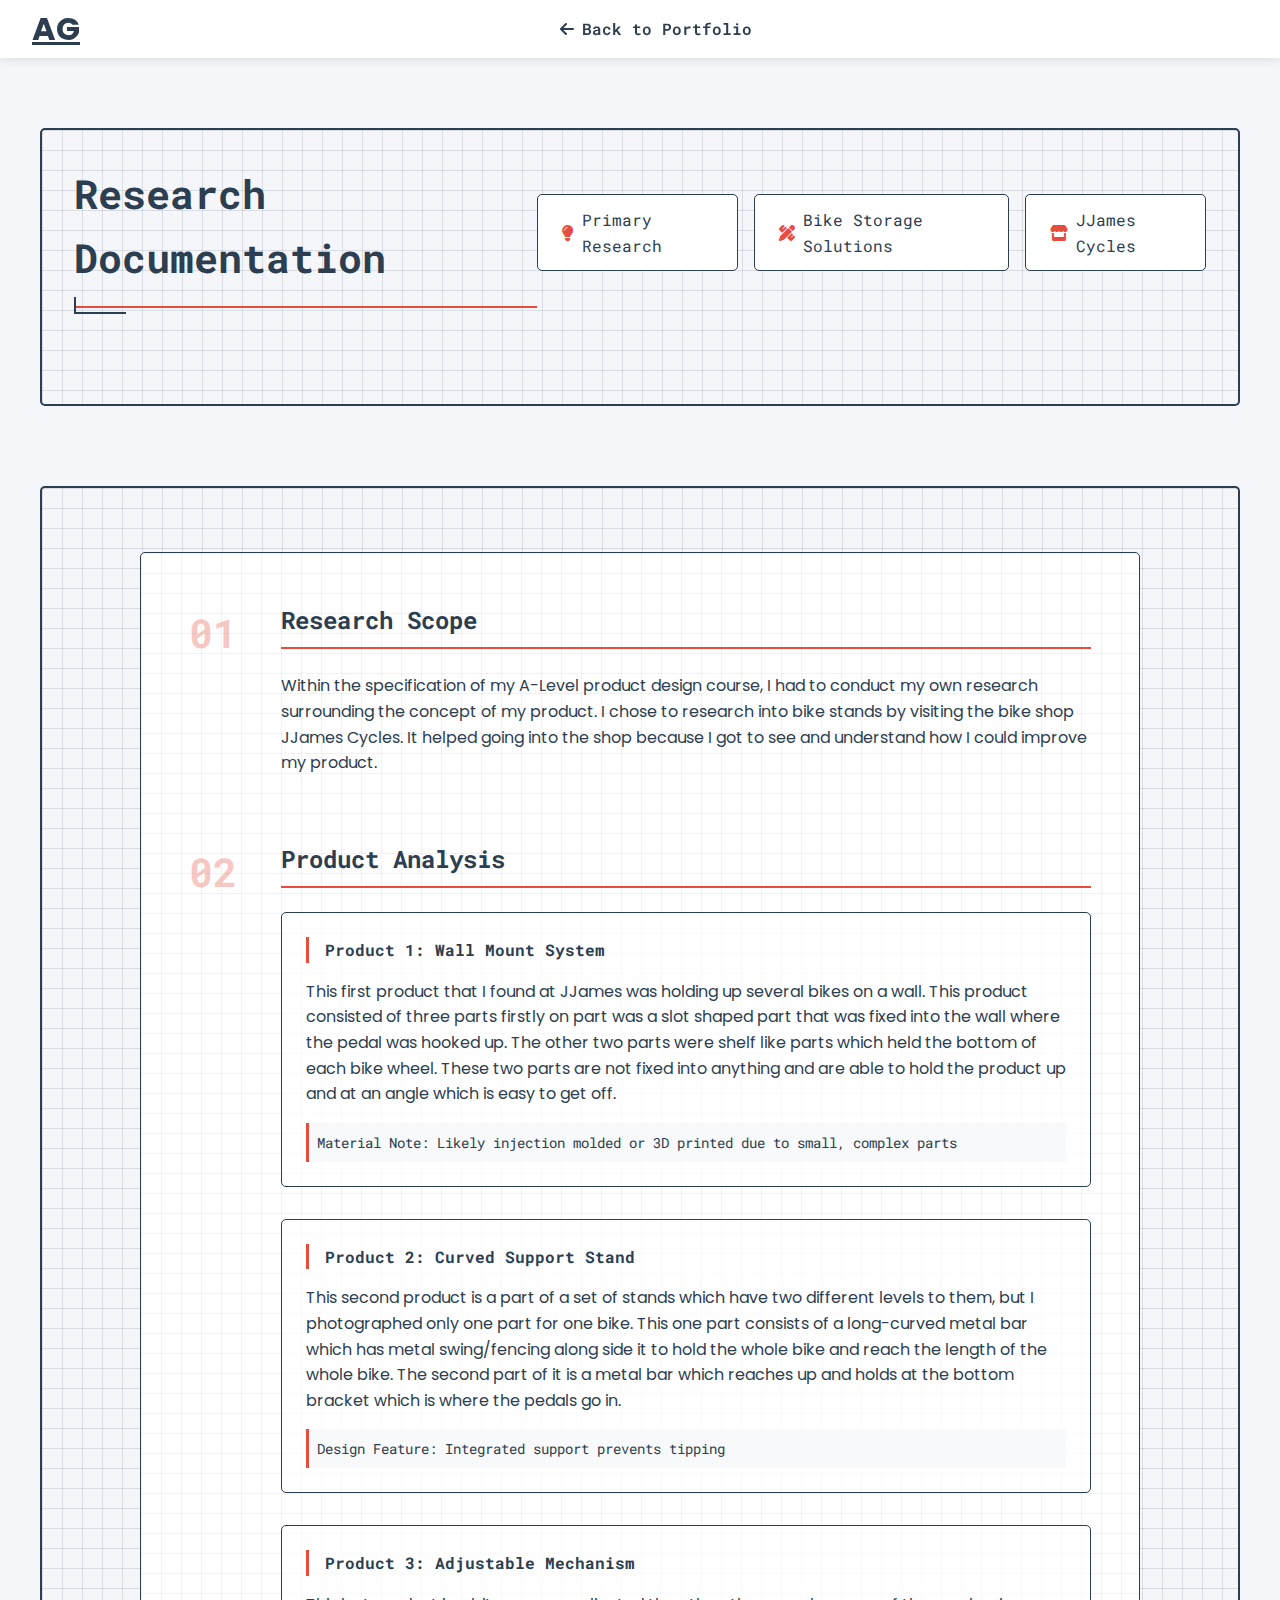
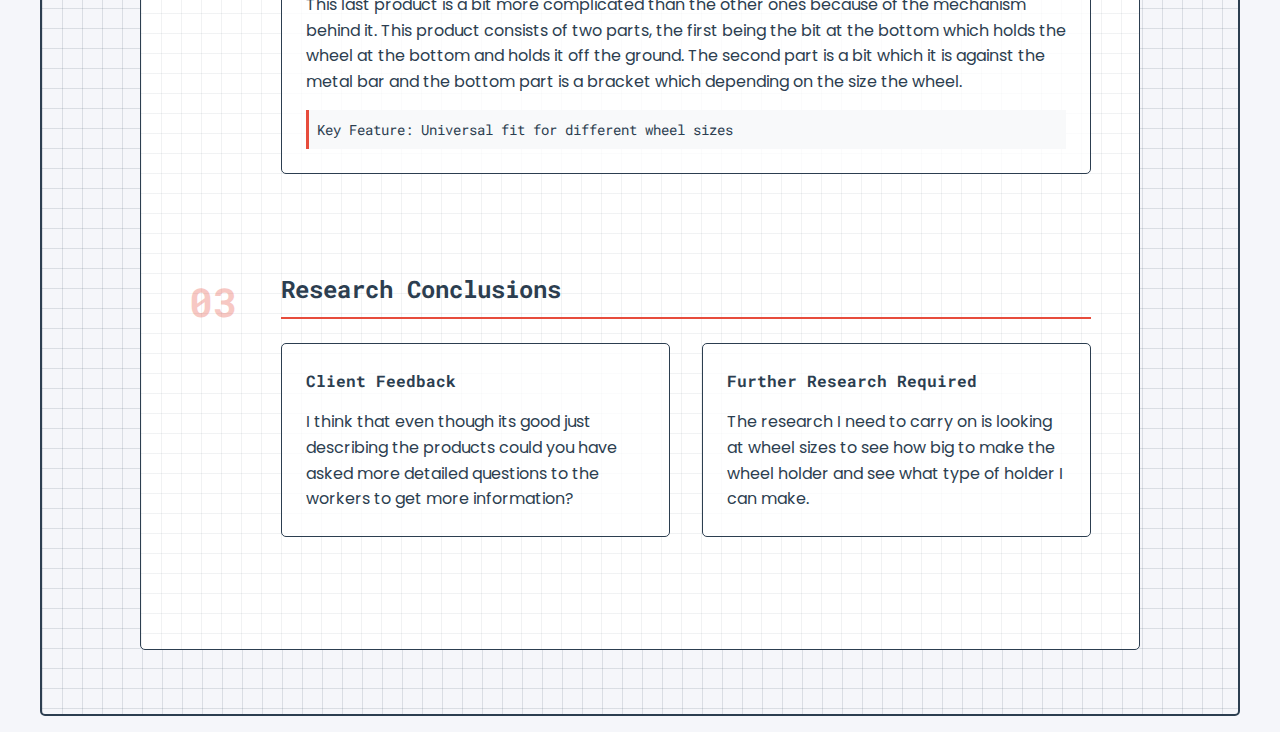
<file: research.html>
<!DOCTYPE html>
<html lang="en">
<head>
    <meta charset="UTF-8">
    <meta name="viewport" content="width=device-width, initial-scale=1.0">
    <title>Research Documentation | Alex Gleeson</title>
    <link rel="stylesheet" href="styles.css">
    <link rel="stylesheet" href="project-pages.css">
    <link rel="stylesheet" href="https://cdnjs.cloudflare.com/ajax/libs/font-awesome/6.0.0/css/all.min.css">
    <link href="https://fonts.googleapis.com/css2?family=Poppins:wght@400;600;700&family=Roboto+Mono&display=swap" rel="stylesheet">
</head>
<body>
    <nav class="navbar">
        <a href="index.html" class="logo">AG</a>
        <div class="nav-links">
            <a href="index.html" class="back-link">
                <i class="fas fa-arrow-left"></i>
                Back to Portfolio
            </a>
        </div>
    </nav>

    <main>
        <section class="project-hero">
            <div class="blueprint-container">
                <div class="project-title-group">
                    <h1 class="technical-title">Research Documentation</h1>
                    <div class="process-buttons">
                        <a href="#research" class="process-button">
                            <i class="fas fa-lightbulb"></i>
                            Primary Research
                        </a>
                        <a href="#storage" class="process-button">
                            <i class="fas fa-pencil-ruler"></i>
                            Bike Storage Solutions
                        </a>
                        <a href="#jjames" class="process-button">
                            <i class="fas fa-store"></i>
                            JJames Cycles
                        </a>
                    </div>
                </div>
            </div>
        </section>

        <section class="project-content">
            <div class="blueprint-container">
                <div class="research-document">
                    <!-- Research Introduction -->
                    <div class="document-section">
                        <div class="section-number">01</div>
                        <div class="section-content">
                            <h2>Research Scope</h2>
                            <p>Within the specification of my A-Level product design course, I had to conduct my own research surrounding the concept of my product. I chose to research into bike stands by visiting the bike shop JJames Cycles. It helped going into the shop because I got to see and understand how I could improve my product.</p>
                        </div>
                    </div>

                    <!-- Product Analysis -->
                    <div class="document-section">
                        <div class="section-number">02</div>
                        <div class="section-content">
                            <h2>Product Analysis</h2>
                            
                            <div class="analysis-item">
                                <div class="item-header">Product 1: Wall Mount System</div>
                                <div class="technical-description">
                                    <p>This first product that I found at JJames was holding up several bikes on a wall. This product consisted of three parts firstly on part was a slot shaped part that was fixed into the wall where the pedal was hooked up. The other two parts were shelf like parts which held the bottom of each bike wheel. These two parts are not fixed into anything and are able to hold the product up and at an angle which is easy to get off.</p>
                                    <div class="technical-note">Material Note: Likely injection molded or 3D printed due to small, complex parts</div>
                                </div>
                            </div>

                            <div class="analysis-item">
                                <div class="item-header">Product 2: Curved Support Stand</div>
                                <div class="technical-description">
                                    <p>This second product is a part of a set of stands which have two different levels to them, but I photographed only one part for one bike. This one part consists of a long-curved metal bar which has metal swing/fencing along side it to hold the whole bike and reach the length of the whole bike. The second part of it is a metal bar which reaches up and holds at the bottom bracket which is where the pedals go in.</p>
                                    <div class="technical-note">Design Feature: Integrated support prevents tipping</div>
                                </div>
                            </div>

                            <div class="analysis-item">
                                <div class="item-header">Product 3: Adjustable Mechanism</div>
                                <div class="technical-description">
                                    <p>This last product is a bit more complicated than the other ones because of the mechanism behind it. This product consists of two parts, the first being the bit at the bottom which holds the wheel at the bottom and holds it off the ground. The second part is a bit which it is against the metal bar and the bottom part is a bracket which depending on the size the wheel.</p>
                                    <div class="technical-note">Key Feature: Universal fit for different wheel sizes</div>
                                </div>
                            </div>
                        </div>
                    </div>

                    <!-- Conclusions -->
                    <div class="document-section">
                        <div class="section-number">03</div>
                        <div class="section-content">
                            <h2>Research Conclusions</h2>
                            
                            <div class="conclusion-block">
                                <div class="conclusion-item">
                                    <h3>Client Feedback</h3>
                                    <p>I think that even though its good just describing the products could you have asked more detailed questions to the workers to get more information?</p>
                                </div>

                                <div class="conclusion-item">
                                    <h3>Further Research Required</h3>
                                    <p>The research I need to carry on is looking at wheel sizes to see how big to make the wheel holder and see what type of holder I can make.</p>
                                </div>
                            </div>
                        </div>
                    </div>
                </div>
            </div>
        </section>
    </main>
</body>
</html>
</file>
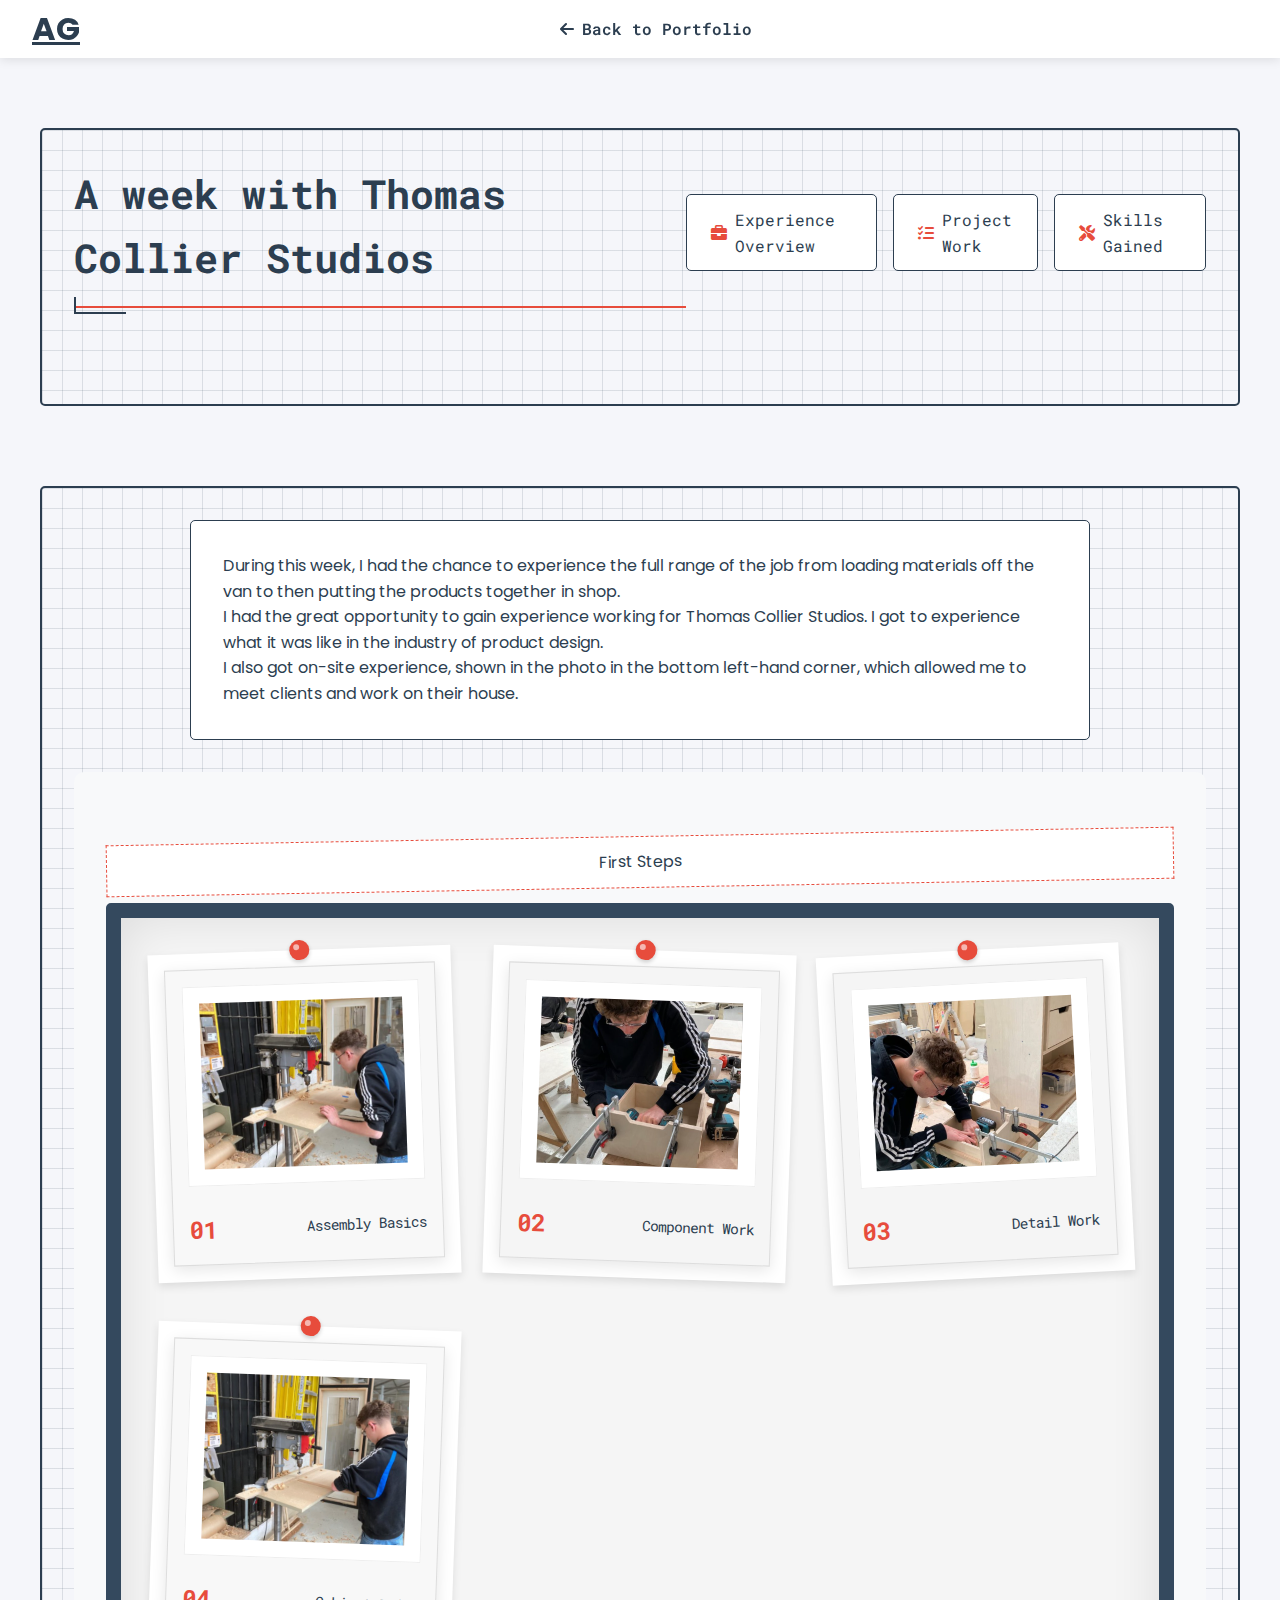
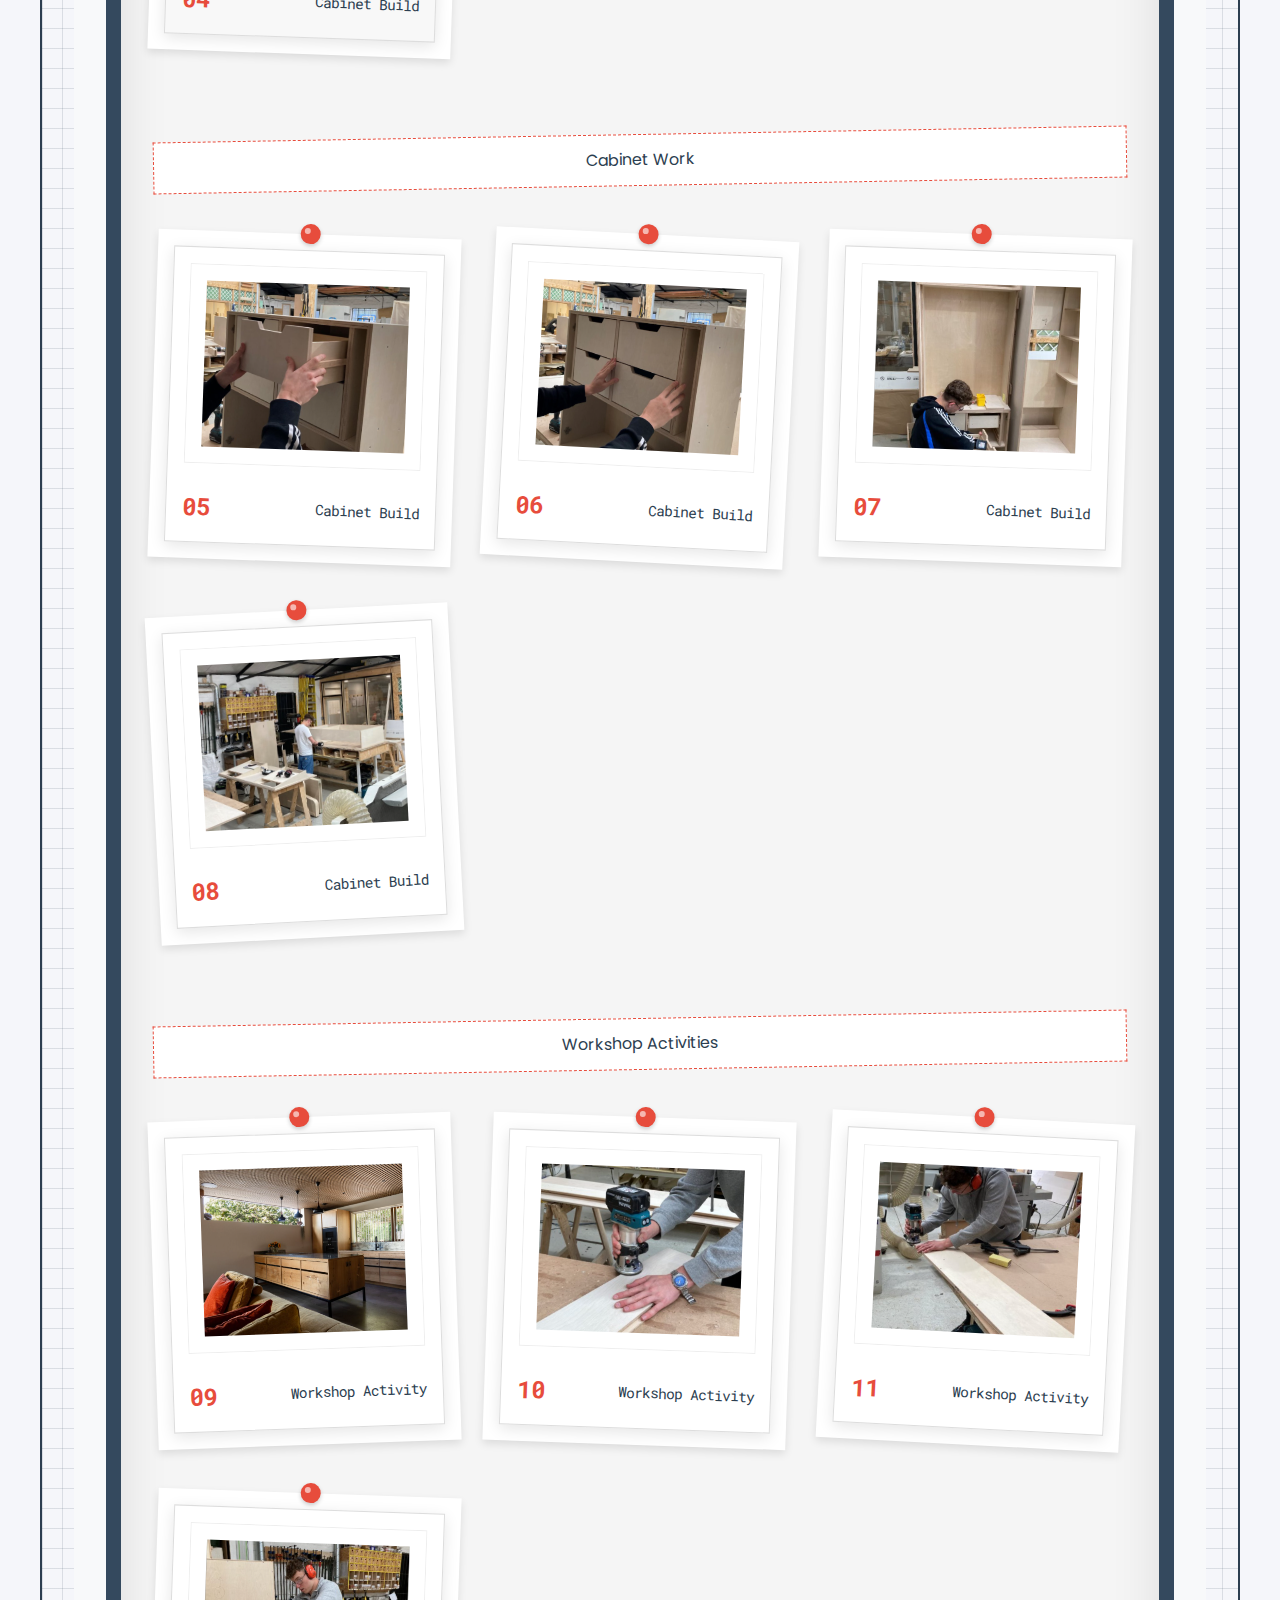
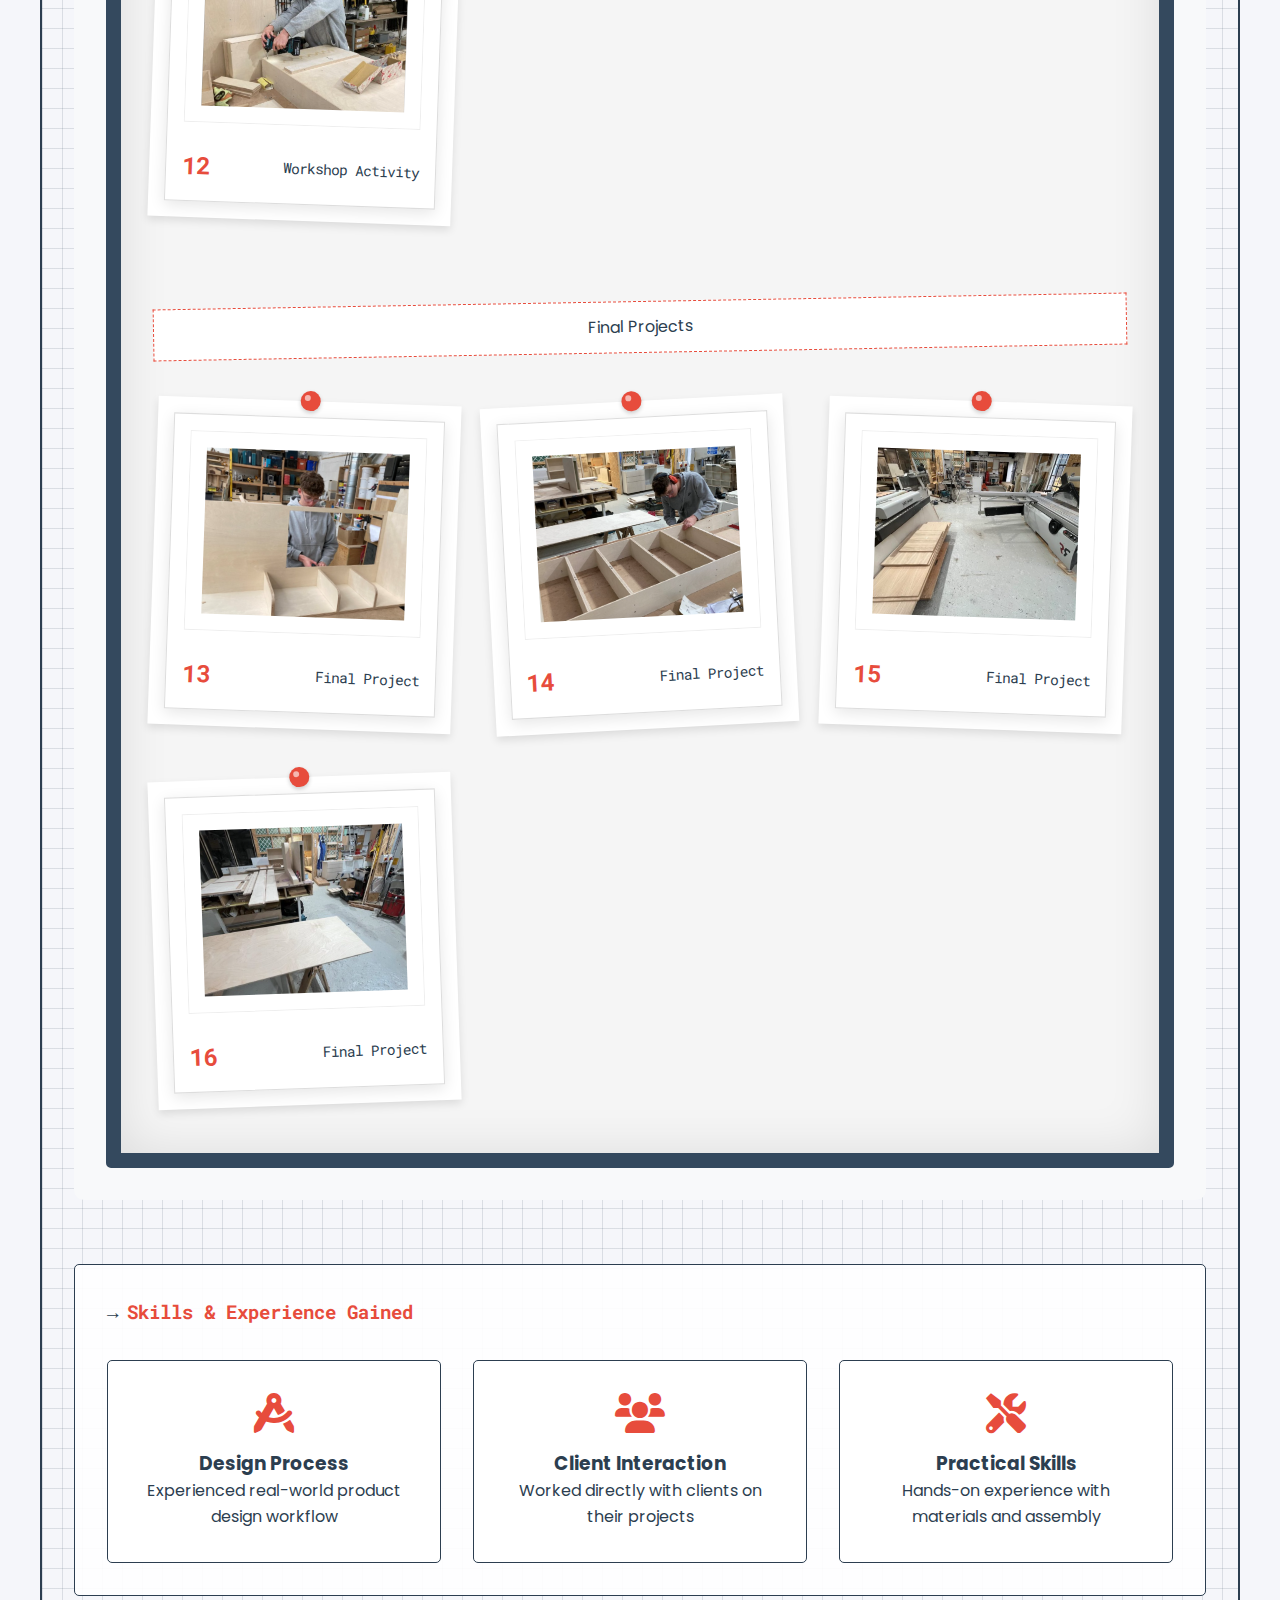
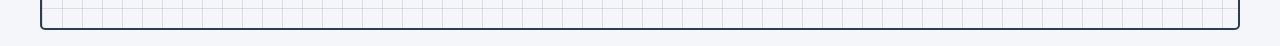
<file: work-experience.html>
<!DOCTYPE html>
<html lang="en">
<head>
    <meta charset="UTF-8">
    <meta name="viewport" content="width=device-width, initial-scale=1.0">
    <title>Work Experience | Alex Gleeson</title>
    <link rel="stylesheet" href="styles.css">
    <link rel="stylesheet" href="project-pages.css">
    <link rel="stylesheet" href="https://cdnjs.cloudflare.com/ajax/libs/font-awesome/6.0.0/css/all.min.css">
    <link href="https://fonts.googleapis.com/css2?family=Poppins:wght@400;600;700&family=Roboto+Mono&display=swap" rel="stylesheet">
</head>
<body>
    <nav class="navbar">
        <a href="index.html" class="logo">AG</a>
        <div class="nav-links">
            <a href="index.html" class="back-link">
                <i class="fas fa-arrow-left"></i>
                Back to Portfolio
            </a>
        </div>
    </nav>

    <main>
        <section class="project-hero">
            <div class="blueprint-container">
                <div class="project-title-group">
                    <h1 class="technical-title">A week with Thomas Collier Studios</h1>
                    <div class="process-buttons">
                        <a href="#overview" class="process-button">
                            <i class="fas fa-briefcase"></i>
                            Experience Overview
                        </a>
                        <a href="#projects" class="process-button">
                            <i class="fas fa-tasks"></i>
                            Project Work
                        </a>
                        <a href="#skills" class="process-button">
                            <i class="fas fa-tools"></i>
                            Skills Gained
                        </a>
                    </div>
                </div>
            </div>
        </section>

        <section id="overview" class="project-content">
            <div class="blueprint-container">
                <div class="project-intro">
                    <div class="intro-card">
                        <p>During this week, I had the chance to experience the full range of the job from loading materials off the van to then putting the products together in shop.</p>
                        <p>I had the great opportunity to gain experience working for Thomas Collier Studios. I got to experience what it was like in the industry of product design.</p>
                        <p>I also got on-site experience, shown in the photo in the bottom left-hand corner, which allowed me to meet clients and work on their house.</p>
                    </div>
                </div>

                <div class="pinboard">
                    <!-- Section Title: Getting Started -->
                    <div class="pinboard-section-title">First Steps</div>
                    <div class="sketch-grid work-experience-grid">
                        <!-- Initial Assembly Work -->
                        <div class="sketch-item large-item" data-skills="assembly,practical" data-project="experience">
                            <div class="pin"></div>
                            <div class="sketch-content">
                                <img src="images/experience/1.png" alt="Initial furniture assembly">
                                <div class="sketch-details">
                                    <span class="sketch-number">01</span>
                                    <span class="sketch-type">Assembly Basics</span>
                                </div>
                            </div>
                        </div>

                        <!-- Assembly & Components -->
                        <div class="sketch-item rotated-right" data-skills="assembly,technical" data-project="experience">
                            <div class="pin"></div>
                            <div class="sketch-content">
                                <img src="images/experience/2.png" alt="Component fitting">
                                <div class="sketch-details">
                                    <span class="sketch-number">02</span>
                                    <span class="sketch-type">Component Work</span>
                                </div>
                            </div>
                        </div>
                        <div class="sketch-item rotated-left" data-skills="practical,assembly" data-project="experience">
                            <div class="pin"></div>
                            <div class="sketch-content">
                                <img src="images/experience/3.png" alt="Detailed assembly work">
                                <div class="sketch-details">
                                    <span class="sketch-number">03</span>
                                    <span class="sketch-type">Detail Work</span>
                                </div>
                            </div>
                        </div>
                        <div class="sketch-item" data-skills="technical,assembly" data-project="experience">
                            <div class="pin"></div>
                            <div class="sketch-content">
                                <img src="images/experience/4.png" alt="Cabinet construction">
                                <div class="sketch-details">
                                    <span class="sketch-number">04</span>
                                    <span class="sketch-type">Cabinet Build</span>
                                </div>
                            </div>
                        </div>

                        <!-- Cabinet Construction -->
                        <div class="pinboard-section-title">Cabinet Work</div>
                        <div class="sketch-item featured-item" data-skills="design,practical" data-project="experience">
                            <div class="pin"></div>
                            <div class="sketch-content">
                                <img src="images/experience/5.png" alt="Cabinet construction">
                                <div class="sketch-details">
                                    <span class="sketch-number">05</span>
                                    <span class="sketch-type">Cabinet Build</span>
                                </div>
                            </div>
                        </div>
                        <div class="sketch-item rotated-right">
                            <div class="pin"></div>
                            <div class="sketch-content">
                                <img src="images/experience/6.png" alt="Cabinet construction">
                                <div class="sketch-details">
                                    <span class="sketch-number">06</span>
                                    <span class="sketch-type">Cabinet Build</span>
                                </div>
                            </div>
                        </div>
                        <div class="sketch-item">
                            <div class="pin"></div>
                            <div class="sketch-content">
                                <img src="images/experience/7.png" alt="Cabinet construction">
                                <div class="sketch-details">
                                    <span class="sketch-number">07</span>
                                    <span class="sketch-type">Cabinet Build</span>
                                </div>
                            </div>
                        </div>
                        <div class="sketch-item rotated-left">
                            <div class="pin"></div>
                            <div class="sketch-content">
                                <img src="images/experience/8.png" alt="Cabinet construction">
                                <div class="sketch-details">
                                    <span class="sketch-number">08</span>
                                    <span class="sketch-type">Cabinet Build</span>
                                </div>
                            </div>
                        </div>

                        <!-- Workshop Experience -->
                        <div class="pinboard-section-title">Workshop Activities</div>
                        <div class="sketch-item large-item">
                            <div class="pin"></div>
                            <div class="sketch-content">
                                <img src="images/experience/9.png" alt="Workshop activity">
                                <div class="sketch-details">
                                    <span class="sketch-number">09</span>
                                    <span class="sketch-type">Workshop Activity</span>
                                </div>
                            </div>
                        </div>
                        <div class="sketch-item">
                            <div class="pin"></div>
                            <div class="sketch-content">
                                <img src="images/experience/10.png" alt="Workshop activity">
                                <div class="sketch-details">
                                    <span class="sketch-number">10</span>
                                    <span class="sketch-type">Workshop Activity</span>
                                </div>
                            </div>
                        </div>
                        <div class="sketch-item rotated-right">
                            <div class="pin"></div>
                            <div class="sketch-content">
                                <img src="images/experience/11.png" alt="Workshop activity">
                                <div class="sketch-details">
                                    <span class="sketch-number">11</span>
                                    <span class="sketch-type">Workshop Activity</span>
                                </div>
                            </div>
                        </div>
                        <div class="sketch-item">
                            <div class="pin"></div>
                            <div class="sketch-content">
                                <img src="images/experience/12.png" alt="Workshop activity">
                                <div class="sketch-details">
                                    <span class="sketch-number">12</span>
                                    <span class="sketch-type">Workshop Activity</span>
                                </div>
                            </div>
                        </div>

                        <!-- Final Projects -->
                        <div class="pinboard-section-title">Final Projects</div>
                        <div class="sketch-item">
                            <div class="pin"></div>
                            <div class="sketch-content">
                                <img src="images/experience/13.png" alt="Final project">
                                <div class="sketch-details">
                                    <span class="sketch-number">13</span>
                                    <span class="sketch-type">Final Project</span>
                                </div>
                            </div>
                        </div>
                        <div class="sketch-item rotated-left">
                            <div class="pin"></div>
                            <div class="sketch-content">
                                <img src="images/experience/14.png" alt="Final project">
                                <div class="sketch-details">
                                    <span class="sketch-number">14</span>
                                    <span class="sketch-type">Final Project</span>
                                </div>
                            </div>
                        </div>
                        <div class="sketch-item">
                            <div class="pin"></div>
                            <div class="sketch-content">
                                <img src="images/experience/15.png" alt="Final project">
                                <div class="sketch-details">
                                    <span class="sketch-number">15</span>
                                    <span class="sketch-type">Final Project</span>
                                </div>
                            </div>
                        </div>
                        <div class="sketch-item featured-item">
                            <div class="pin"></div>
                            <div class="sketch-content">
                                <img src="images/experience/16.png" alt="Final project">
                                <div class="sketch-details">
                                    <span class="sketch-number">16</span>
                                    <span class="sketch-type">Final Project</span>
                                </div>
                            </div>
                        </div>
                    </div>
                </div>

                <div id="skills" class="skills-section">
                    <h2 class="technical-subtitle">Skills & Experience Gained</h2>
                    <div class="skills-grid">
                        <div class="skill-card">
                            <i class="fas fa-drafting-compass"></i>
                            <h3>Design Process</h3>
                            <p>Experienced real-world product design workflow</p>
                        </div>
                        <div class="skill-card">
                            <i class="fas fa-users"></i>
                            <h3>Client Interaction</h3>
                            <p>Worked directly with clients on their projects</p>
                        </div>
                        <div class="skill-card">
                            <i class="fas fa-tools"></i>
                            <h3>Practical Skills</h3>
                            <p>Hands-on experience with materials and assembly</p>
                        </div>
                    </div>
                </div>
            </div>
        </section>
    </main>
</body>
</html>
</file>
<file: styles.css>
:root {
    --primary: #2c3e50;
    --secondary: #e74c3c;
    --accent: #3498db;
    --background: #f5f6fa;
    --text: #2c3e50;
}

* {
    margin: 0;
    padding: 0;
    box-sizing: border-box;
}

body {
    font-family: 'Poppins', sans-serif;
    background: var(--background);
    color: var(--text);
    line-height: 1.6;
}

/* Navbar Styles */
.navbar {
    position: fixed;
    top: 0;
    width: 100%;
    padding: 1rem 2rem;
    background: rgba(255, 255, 255, 0.95);
    display: flex;
    justify-content: center;
    align-items: center;
    z-index: 1000;
    box-shadow: 0 2px 10px rgba(0,0,0,0.1);
}

.logo {
    font-size: 2rem;
    font-weight: 700;
    color: var(--primary);
    cursor: pointer;
    transition: transform 0.3s ease;
    position: absolute;
    left: 2rem;
}

.logo:hover {
    transform: rotate(10deg);
}

.nav-links {
    display: flex;
    gap: 2rem;
    margin: 0 auto;
}

.nav-links a {
    margin-left: 2rem;
    text-decoration: none;
    color: var(--primary);
    font-weight: 600;
    transition: color 0.3s ease;
}

.nav-links a:hover {
    color: var(--secondary);
}

/* Hero Section */
.hero {
    height: 100vh;
    display: flex;
    align-items: center;
    justify-content: center;
    text-align: center;
    padding: 2rem;
    background: #f8f9fa;
    position: relative;
    overflow: hidden;
}

.blueprint-grid {
    position: relative;
    padding: 2rem;
    background-image: linear-gradient(#2c3e5022 1px, transparent 1px),
                      linear-gradient(90deg, #2c3e5022 1px, transparent 1px);
    background-size: 20px 20px;
    border: 2px solid var(--primary);
    border-radius: 5px;
    margin-bottom: 2rem;
}

.blueprint-text {
    font-size: 4rem;
    font-weight: 700;
    color: var(--primary);
    margin-bottom: 1rem;
    position: relative;
    font-family: 'Roboto Mono', monospace;
}

.blueprint-subtitle {
    font-size: 1.5rem;
    color: var(--secondary);
    font-family: 'Roboto Mono', monospace;
}

.tools {
    display: flex;
    justify-content: center;
    gap: 3rem;
    margin: 2rem 0;
}

.tool-container {
    position: relative;
    width: 80px;
    height: 80px;
    display: flex;
    align-items: center;
    justify-content: center;
    background: white;
    border-radius: 50%;
    box-shadow: 0 4px 15px rgba(0,0,0,0.1);
}

/* Hammer-specific container */
.tool-container:nth-child(2) {
    overflow: visible;
}

.tool-icon {
    font-size: 2rem;
    color: var(--primary);
    z-index: 2;
}

/* Hammer Animation */
.tool-container:nth-child(2) .tool-icon {
    animation: hammer 2s ease-in-out infinite;
    transform-origin: center bottom;
}

.measurement-line {
    position: absolute;
    height: 2px;
    background: var(--secondary);
    width: 0;
    bottom: -10px;
    animation: measure 2s ease-in-out infinite;
}

.compass-circle {
    position: absolute;
    width: 60px;
    height: 60px;
    border: 2px dashed var(--secondary);
    border-radius: 50%;
    animation: rotate 4s linear infinite;
}

/* New Animations */
@keyframes measure {
    0% { width: 0; }
    50% { width: 100px; }
    100% { width: 0; }
}

@keyframes rotate {
    from { transform: rotate(0deg); }
    to { transform: rotate(360deg); }
}

/* Projects Section */
.projects {
    padding: 4rem 2rem;
}

.project-grid {
    display: grid;
    grid-template-columns: repeat(auto-fit, minmax(300px, 1fr));
    gap: 2rem;
    padding: 2rem 0;
}

.project-card {
    text-decoration: none;
    color: inherit;
    cursor: pointer;
    background: white;
    border-radius: 10px;
    overflow: hidden;
    transition: all 0.3s ease;
    box-shadow: 0 4px 15px rgba(0,0,0,0.1);
    border: 1px solid var(--primary);
    position: relative;
}

.project-card:hover {
    transform: translateY(-5px);
}

.view-project {
    margin-left: auto;
    font-family: 'Roboto Mono', monospace;
    font-size: 0.8rem;
    color: var(--secondary);
    display: flex;
    align-items: center;
    gap: 0.5rem;
    opacity: 0.8;
    transition: opacity 0.3s ease;
}

.view-project i {
    font-size: 0.9rem;
    transition: transform 0.3s ease;
}

.project-card:hover .view-project {
    opacity: 1;
}

.project-card:hover .view-project i {
    transform: translateX(3px);
}

/* Project measurement overlay on hover */
.project-card::before {
    content: '';
    position: absolute;
    top: 0;
    left: 0;
    right: 0;
    bottom: 0;
    background: 
        linear-gradient(45deg, transparent 48%, var(--secondary) 49%, var(--secondary) 51%, transparent 52%) 0 0/1rem 1rem,
        linear-gradient(-45deg, transparent 48%, var(--secondary) 49%, var(--secondary) 51%, transparent 52%) 0 0/1rem 1rem;
    opacity: 0;
    transition: opacity 0.3s ease;
    pointer-events: none;
    z-index: 1;
}

.project-card:hover::before {
    opacity: 0.1;
}

.project-header {
    display: flex;
    align-items: center;
    gap: 1rem;
    padding: 1rem;
    border-bottom: 2px solid var(--primary);
    background: rgba(255, 255, 255, 0.9);
    position: relative;
    z-index: 2;
}

.project-header i {
    color: var(--secondary);
    font-size: 1.5rem;
}

.project-content {
    position: relative;
    padding: 1rem;
    overflow: hidden;
}

.blueprint-overlay {
    position: absolute;
    top: 0;
    left: 0;
    right: 0;
    bottom: 0;
    background-image: 
        linear-gradient(0deg, rgba(44, 62, 80, 0.05) 1px, transparent 1px),
        linear-gradient(90deg, rgba(44, 62, 80, 0.05) 1px, transparent 1px);
    background-size: 10px 10px;
    pointer-events: none;
}

.technical-details {
    display: flex;
    flex-wrap: wrap;
    gap: 0.5rem;
    margin-top: 1rem;
}

.detail-item {
    font-family: 'Roboto Mono', monospace;
    font-size: 0.8rem;
    padding: 0.25rem 0.5rem;
    background: var(--primary);
    color: white;
    border-radius: 3px;
}

.project-card img {
    width: 100%;
    height: auto;
    object-fit: cover;
    transition: transform 0.3s ease;
}

.project-card:hover img {
    transform: scale(1.05);
}

/* Measurement Lines Animation */
.project-card::after {
    content: '';
    position: absolute;
    bottom: 0;
    left: 0;
    width: 100%;
    height: 2px;
    background: repeating-linear-gradient(
        to right,
        var(--secondary) 0,
        var(--secondary) 4px,
        transparent 4px,
        transparent 8px
    );
    transform: scaleX(0);
    transform-origin: left;
    transition: transform 0.3s ease;
}

.project-card:hover::after {
    transform: scaleX(1);
}

/* Project Category Visibility */
.project-category.hidden {
    display: none;
}

/* Enhanced Search Results Display */
.results-display {
    display: flex;
    justify-content: flex-end;
    font-family: 'Roboto Mono', monospace;
    padding: 0.5rem 1rem;
    background: rgba(255, 255, 255, 0.9);
    border: 1px solid var(--primary);
    border-radius: 5px;
    margin-top: 1rem;
}

.result-count {
    display: flex;
    align-items: center;
    gap: 0.5rem;
    font-size: 0.9rem;
}

.counter {
    color: var(--secondary);
    font-weight: bold;
    position: relative;
    padding: 0 0.5rem;
}

.counter::before,
.counter::after {
    content: '';
    position: absolute;
    height: 6px;
    width: 1px;
    background: var(--primary);
    opacity: 0.5;
}

.counter::before {
    left: 0;
    top: 50%;
    transform: translateY(-50%);
}

.counter::after {
    right: 0;
    top: 50%;
    transform: translateY(-50%);
}

/* About Section */
.about {
    padding: 4rem 2rem;
    background: #f8f9fa;
}

.blueprint-container {
    max-width: 1200px;
    margin: 0 auto;
    padding: 2rem;
    background-image: linear-gradient(#2c3e5022 1px, transparent 1px),
                      linear-gradient(90deg, #2c3e5022 1px, transparent 1px);
    background-size: 20px 20px;
    border: 2px solid var(--primary);
    border-radius: 5px;
    position: relative;
}

.technical-title {
    font-family: 'Roboto Mono', monospace;
    font-size: 2.5rem;
    color: var(--primary);
    margin-bottom: 2rem;
    padding-bottom: 1rem;
    border-bottom: 2px solid var(--secondary);
    position: relative;
}

.technical-title::after {
    content: '';
    position: absolute;
    bottom: -8px;
    left: 0;
    width: 50px;
    height: 15px;
    border-left: 2px solid var(--primary);
    border-bottom: 2px solid var(--primary);
}

.about-grid {
    display: grid;
    grid-template-columns: repeat(2, 1fr);
    gap: 2rem;
}

.about-section {
    padding: 1.5rem;
    background: rgba(255, 255, 255, 0.9);
    border: 1px solid var(--primary);
    border-radius: 5px;
    position: relative;
}

.technical-subtitle {
    font-family: 'Roboto Mono', monospace;
    color: var(--secondary);
    margin-bottom: 1rem;
    font-size: 1.2rem;
    position: relative;
    padding-left: 20px;
}

.technical-subtitle::before {
    content: '→';
    position: absolute;
    left: 0;
    color: var(--primary);
}

.technical-content {
    font-family: 'Poppins', sans-serif;
    line-height: 1.6;
}

.technical-list {
    list-style: none;
    padding-left: 20px;
    margin-top: 0.5rem;
}

.technical-list li {
    position: relative;
    padding-left: 20px;
    margin-bottom: 0.5rem;
}

.technical-list li::before {
    content: '•';
    position: absolute;
    left: 0;
    color: var(--secondary);
}

.contact-info a {
    color: var(--accent);
    text-decoration: none;
    transition: color 0.3s ease;
}

.contact-info a:hover {
    color: var(--secondary);
}

/* Skills Section */
.skills {
    display: flex;
    flex-wrap: wrap;
    gap: 1rem;
    margin-top: 2rem;
}

.skill-item {
    padding: 0.5rem 1rem;
    background: var(--primary);
    color: white;
    border-radius: 20px;
    cursor: pointer;
    transition: transform 0.3s ease;
}

.skill-item:hover {
    transform: scale(1.1);
}

/* Contact Section */
.contact {
    padding: 4rem 2rem;
    background: var(--background);
}

.contact .blueprint-container {
    max-width: 800px;
}

.technical-form {
    position: relative;
    margin: 0 auto;
    padding: 2rem;
}

.form-grid {
    display: grid;
    grid-template-columns: repeat(2, 1fr);
    gap: 2rem;
}

.input-group {
    position: relative;
}

.input-group.full-width {
    grid-column: 1 / -1;
}

.input-container {
    position: relative;
    border: 2px solid var(--primary);
    border-radius: 5px;
    overflow: hidden;
    display: flex;
    align-items: center;
    background: white;
}

.input-container i {
    padding: 1rem;
    color: var(--primary);
    background: rgba(44, 62, 80, 0.05);
}

.technical-input {
    width: 100%;
    padding: 1rem;
    font-family: 'Roboto Mono', monospace;
    border: none;
    background: transparent;
    transition: background-color 0.3s ease;
}

textarea.technical-input {
    min-height: 150px;
    resize: vertical;
}

.measurement-marks {
    position: absolute;
    bottom: 0;
    left: 0;
    width: 100%;
    height: 4px;
    background: repeating-linear-gradient(
        to right,
        var(--secondary) 0,
        var(--secondary) 2px,
        transparent 2px,
        transparent 10px
    );
    transform: scaleX(0);
    transform-origin: left;
    transition: transform 0.3s ease;
}

.technical-input:focus + .measurement-marks {
    transform: scaleX(1);
}

.form-footer {
    grid-column: 1 / -1;
    display: flex;
    justify-content: flex-end;
}

.technical-button {
    position: relative;
    display: flex;
    align-items: center;
    gap: 1rem;
    padding: 1rem 2rem;
    font-family: 'Roboto Mono', monospace;
    font-size: 1rem;
    background: var(--primary);
    color: white;
    border: none;
    border-radius: 5px;
    cursor: pointer;
    transition: transform 0.3s ease;
    overflow: hidden;
}

.technical-button i {
    font-size: 1.2rem;
}

.button-overlay {
    position: absolute;
    top: 0;
    left: 0;
    right: 0;
    bottom: 0;
    background: 
        linear-gradient(45deg, transparent 48%, var(--secondary) 49%, var(--secondary) 51%, transparent 52%) 0 0/1rem 1rem;
    opacity: 0;
    transition: opacity 0.3s ease;
}

.technical-button:hover {
    transform: translateY(-2px);
}

.technical-button:hover .button-overlay {
    opacity: 0.2;
}

/* Responsive Design for Contact Form */
@media (max-width: 768px) {
    .form-grid {
        grid-template-columns: 1fr;
        gap: 1rem;
    }
    
    .technical-button {
        width: 100%;
        justify-content: center;
    }
}

/* Responsive Design */
@media (max-width: 768px) {
    .nav-links {
        display: none;
    }
    
    .hamburger {
        display: block;
    }
    
    .hero h1 {
        font-size: 2.5rem;
    }
    
    .project-grid {
        grid-template-columns: 1fr;
    }

    .about-grid {
        grid-template-columns: 1fr;
    }

    .technical-title {
        font-size: 2rem;
    }

    .about-section {
        padding: 1rem;
    }
}

/* Search Section */
.search-section {
    padding: 2rem;
    margin-top: -4rem;
    z-index: 2;
    position: relative;
}

.search-blueprint {
    background-color: rgba(255, 255, 255, 0.95);
    padding: 2rem;
    position: relative;
}

.search-blueprint::before {
    content: '';
    position: absolute;
    top: 0;
    left: 0;
    right: 0;
    bottom: 0;
    background-image: 
        linear-gradient(to right, var(--primary) 1px, transparent 1px),
        linear-gradient(to bottom, var(--primary) 1px, transparent 1px);
    background-size: 20px 20px;
    opacity: 0.1;
    pointer-events: none;
}

.search-title {
    font-family: 'Roboto Mono', monospace;
    color: var(--primary);
    font-size: 1.5rem;
    margin-bottom: 2rem;
    padding-left: 2rem;
    position: relative;
}

.search-title::before {
    content: '⌘';
    position: absolute;
    left: 0;
    color: var(--secondary);
}

.search-grid {
    display: grid;
    grid-template-columns: repeat(3, 1fr);
    gap: 2rem;
    margin-bottom: 2rem;
}

.technical-label {
    display: flex;
    flex-direction: column;
    gap: 0.5rem;
}

.label-text {
    font-family: 'Roboto Mono', monospace;
    font-size: 0.9rem;
    color: var(--primary);
    display: flex;
    align-items: center;
    gap: 0.5rem;
}

.label-text::before {
    content: '→';
    color: var(--secondary);
}

.technical-select {
    position: relative;
    border: 2px solid var(--primary);
    border-radius: 5px;
    overflow: hidden;
}

.technical-select select {
    width: 100%;
    padding: 0.8rem;
    font-family: 'Roboto Mono', monospace;
    border: none;
    background: transparent;
    appearance: none;
    cursor: pointer;
}

.select-arrow {
    position: absolute;
    right: 10px;
    top: 50%;
    transform: translateY(-50%);
    width: 10px;
    height: 10px;
    border-right: 2px solid var(--primary);
    border-bottom: 2px solid var(--primary);
    transform: translateY(-50%) rotate(45deg);
    pointer-events: none;
}

.search-input-wrapper {
    position: relative;
    border: 2px solid var(--primary);
    border-radius: 5px;
    overflow: hidden;
}

.measurement-marks {
    position: absolute;
    bottom: 0;
    left: 0;
    width: 100%;
    height: 4px;
    background: repeating-linear-gradient(
        to right,
        var(--secondary) 0,
        var(--secondary) 2px,
        transparent 2px,
        transparent 10px
    );
    transform: scaleX(0);
    transform-origin: left;
    transition: transform 0.3s ease;
}

.search-results {
    border-top: 2px dashed var(--primary);
    padding-top: 1rem;
    margin-top: 1rem;
}

.results-display {
    display: flex;
    justify-content: flex-end;
    font-family: 'Roboto Mono', monospace;
}

.result-count {
    display: flex;
    align-items: center;
    gap: 0.5rem;
}

.counter {
    color: var(--secondary);
    font-weight: bold;
}

.unit {
    color: var(--primary);
    font-size: 0.9rem;
}

@media (max-width: 768px) {
    .search-grid {
        grid-template-columns: 1fr;
        gap: 1rem;
    }
    
    .search-section {
        margin-top: -2rem;
        padding: 1rem;
    }
}

/* Projects Section */
.projects {
    padding: 4rem 2rem;
}

.project-category {
    margin-bottom: 4rem;
    position: relative;
}

.project-category::before {
    content: '';
    position: absolute;
    left: -20px;
    top: 0;
    height: 100%;
    width: 2px;
    background: var(--secondary);
    opacity: 0.5;
}

.project-header {
    display: flex;
    align-items: center;
    gap: 1rem;
    padding: 1rem;
    border-bottom: 2px solid var(--primary);
    background: rgba(255, 255, 255, 0.9);
    position: relative;
    z-index: 2;
}

.project-header i {
    color: var(--secondary);
    font-size: 1.5rem;
}

.project-content {
    position: relative;
    padding: 1rem;
    overflow: hidden;
}

.blueprint-overlay {
    position: absolute;
    top: 0;
    left: 0;
    right: 0;
    bottom: 0;
    background-image: 
        linear-gradient(0deg, rgba(44, 62, 80, 0.05) 1px, transparent 1px),
        linear-gradient(90deg, rgba(44, 62, 80, 0.05) 1px, transparent 1px);
    background-size: 10px 10px;
    pointer-events: none;
}

.technical-details {
    display: flex;
    flex-wrap: wrap;
    gap: 0.5rem;
    margin-top: 1rem;
}

.detail-item {
    font-family: 'Roboto Mono', monospace;
    font-size: 0.8rem;
    padding: 0.25rem 0.5rem;
    background: var(--primary);
    color: white;
    border-radius: 3px;
}

.project-card {
    background: white;
    border-radius: 10px;
    overflow: hidden;
    transition: all 0.3s ease;
    box-shadow: 0 4px 15px rgba(0,0,0,0.1);
    border: 1px solid var(--primary);
    position: relative;
}

.project-card:hover {
    transform: translateY(-5px);
    box-shadow: 0 8px 25px rgba(0,0,0,0.15);
}

.project-card img {
    width: 100%;
    height: auto;
    object-fit: cover;
    transition: transform 0.3s ease;
}

.project-card:hover img {
    transform: scale(1.05);
}

/* Measurement Lines Animation */
.project-card::after {
    content: '';
    position: absolute;
    bottom: 0;
    left: 0;
    width: 100%;
    height: 2px;
    background: repeating-linear-gradient(
        to right,
        var(--secondary) 0,
        var(--secondary) 4px,
        transparent 4px,
        transparent 8px
    );
    transform: scaleX(0);
    transform-origin: left;
    transition: transform 0.3s ease;
}

.project-card:hover::after {
    transform: scaleX(1);
}

/* Project Category Visibility */
.project-category.hidden {
    display: none;
}

/* Enhanced Search Results Display */
.results-display {
    display: flex;
    justify-content: flex-end;
    font-family: 'Roboto Mono', monospace;
    padding: 0.5rem 1rem;
    background: rgba(255, 255, 255, 0.9);
    border: 1px solid var(--primary);
    border-radius: 5px;
    margin-top: 1rem;
}

.result-count {
    display: flex;
    align-items: center;
    gap: 0.5rem;
    font-size: 0.9rem;
}

.counter {
    color: var(--secondary);
    font-weight: bold;
    position: relative;
    padding: 0 0.5rem;
}

.counter::before,
.counter::after {
    content: '';
    position: absolute;
    height: 6px;
    width: 1px;
    background: var(--primary);
    opacity: 0.5;
}

.counter::before {
    left: 0;
    top: 50%;
    transform: translateY(-50%);
}

.counter::after {
    right: 0;
    top: 50%;
    transform: translateY(-50%);
}

/* Hammer Animation */
@keyframes hammer {
    0%, 100% { transform: rotate(0deg); }
    45% { transform: rotate(-25deg); }
    50% { transform: rotate(0deg); }
    95% { transform: rotate(0deg); }
}

/* Prevent preview boxes in ideation section */
.project-category.mind-mapping .project-grid::after,
.project-category.mind-mapping .project-grid::before {
    display: none !important;
}

.project-category.mind-mapping .project-grid > *:not(.project-card) {
    display: none !important;
}

.no-results-message {
    color: var(--secondary);
    font-family: 'Roboto Mono', monospace;
    font-size: 0.9rem;
    margin-top: 1rem;
    padding: 1rem;
    background: rgba(255, 255, 255, 0.9);
    border: 1px dashed var(--primary);
    text-align: center;
}

/* Technical Footer */
.technical-footer {
    background: var(--background);
    padding: 4rem 2rem;
    margin-top: 4rem;
    border-top: 2px solid var(--primary);
}

.footer-grid {
    display: grid;
    grid-template-columns: repeat(2, 1fr);
    gap: 3rem;
    margin-bottom: 2rem;
}

.footer-section {
    background: rgba(255, 255, 255, 0.95);
    padding: 1.5rem;
    border: 1px solid var(--primary);
    border-radius: 5px;
    position: relative;
}

.footer-section::before {
    content: '';
    position: absolute;
    top: 0;
    left: 0;
    right: 0;
    bottom: 0;
    background-image: 
        linear-gradient(0deg, rgba(44, 62, 80, 0.05) 1px, transparent 1px),
        linear-gradient(90deg, rgba(44, 62, 80, 0.05) 1px, transparent 1px);
    background-size: 10px 10px;
    pointer-events: none;
    opacity: 0.5;
}

.detail-row {
    display: flex;
    align-items: center;
    gap: 1rem;
    margin-bottom: 0.5rem;
    font-family: 'Roboto Mono', monospace;
}

.detail-label {
    color: var(--secondary);
    font-size: 0.9rem;
    min-width: 100px;
}

.detail-value {
    color: var(--primary);
    font-weight: 500;
}

.copyright {
    text-align: center;
    margin-top: 3rem;
    padding-top: 2rem;
    border-top: 1px dashed var(--primary);
    display: flex;
    align-items: center;
    justify-content: center;
    gap: 2rem;
    font-family: 'Roboto Mono', monospace;
    color: var(--primary);
}

.measurement-line {
    height: 2px;
    width: 100px;
    background: repeating-linear-gradient(
        to right,
        var(--secondary) 0,
        var(--secondary) 4px,
        transparent 4px,
        transparent 8px
    );
}

/* Responsive Footer */
@media (max-width: 768px) {
    .footer-grid {
        grid-template-columns: 1fr;
        gap: 2rem;
    }
    
    .copyright {
        flex-direction: column;
        gap: 1rem;
    }
    
    .measurement-line {
        width: 50px;
    }
}

/* Mobile Popup */
.mobile-popup {
    display: none;
    position: fixed;
    top: 0;
    left: 0;
    width: 100%;
    height: 100%;
    background: rgba(44, 62, 80, 0.95);
    z-index: 2000;
    align-items: center;
    justify-content: center;
    padding: 1rem;
}

.popup-content {
    background: white;
    padding: 2rem;
    border-radius: 5px;
    text-align: center;
    width: 90%;
    max-width: 400px;
    border: 1px solid var(--primary);
    font-family: 'Roboto Mono', monospace;
    position: relative;
}

.popup-content p {
    margin-bottom: 1.5rem;
    color: var(--primary);
}

.popup-content .technical-button {
    background: var(--primary);
    color: white;
    border: none;
    padding: 0.75rem 1.5rem;
    border-radius: 5px;
    cursor: pointer;
    font-family: 'Roboto Mono', monospace;
    display: inline-flex;
    align-items: center;
    gap: 0.5rem;
    transition: all 0.3s ease;
}

.popup-content .technical-button:hover {
    background: var(--secondary);
}

.hamburger {
    position: absolute;
    right: 2rem;
}
</file>
<file: project-pages.css>
/* Project Page Specific Styles */
.project-hero {
    padding: 8rem 2rem 4rem;
    background: var(--background);
}

.project-title-group {
    display: flex;
    justify-content: space-between;
    align-items: flex-start;
    margin-bottom: 2rem;
}

.technical-specs {
    display: flex;
    gap: 1rem;
}

.spec-item {
    display: flex;
    align-items: center;
    gap: 0.5rem;
    font-family: 'Roboto Mono', monospace;
    color: var(--primary);
    padding: 0.5rem 1rem;
    border: 1px solid var(--primary);
    border-radius: 5px;
    background: rgba(255, 255, 255, 0.9);
}

.spec-item i {
    color: var(--secondary);
}

/* Timeline Styles */
.timeline-section {
    padding: 2rem 0;
}

.timeline {
    position: relative;
    padding-left: 2rem;
}

.timeline::before {
    content: '';
    position: absolute;
    left: 0;
    top: 0;
    height: 100%;
    width: 2px;
    background: var(--primary);
    opacity: 0.3;
}

.timeline-item {
    position: relative;
    margin-bottom: 3rem;
}

.timeline-marker {
    position: absolute;
    left: -2.35rem;
    width: 1rem;
    height: 1rem;
    background: var(--secondary);
    border: 2px solid var(--primary);
    border-radius: 50%;
}

.timeline-content {
    background: rgba(255, 255, 255, 0.9);
    border: 1px solid var(--primary);
    border-radius: 5px;
    padding: 1.5rem;
    margin-left: 1rem;
}

.timeline-content h3 {
    font-family: 'Roboto Mono', monospace;
    color: var(--primary);
    margin-bottom: 1rem;
}

.image-placeholder {
    width: 100%;
    height: 300px;
    background: rgba(44, 62, 80, 0.05);
    border: 2px dashed var(--primary);
    border-radius: 5px;
    margin: 1rem 0;
    display: flex;
    align-items: center;
    justify-content: center;
}

.technical-description {
    font-family: 'Poppins', sans-serif;
    color: var(--text);
    line-height: 1.6;
}

/* Technical Details Section */
.details-section {
    padding: 2rem 0;
    max-width: 1000px;
    margin-left: auto;
    margin-right: auto;
}

.specs-grid {
    display: grid;
    grid-template-columns: repeat(auto-fit, minmax(250px, 1fr));
    gap: 2rem;
    margin-top: 2rem;
    max-width: 900px;
    margin-left: auto;
    margin-right: auto;
}

.spec-card {
    background: rgba(255, 255, 255, 0.9);
    border: 1px solid var(--primary);
    border-radius: 5px;
    padding: 1.5rem;
}

.spec-card i {
    font-size: 2rem;
    color: var(--secondary);
    margin-bottom: 1rem;
}

.spec-card h4 {
    font-family: 'Roboto Mono', monospace;
    color: var(--primary);
    margin-bottom: 1rem;
}

/* Back Link */
.back-link {
    display: flex;
    align-items: center;
    gap: 0.5rem;
    font-family: 'Roboto Mono', monospace;
}

.back-link i {
    transition: transform 0.3s ease;
}

.back-link:hover i {
    transform: translateX(-3px);
}

/* Responsive Design */
@media (max-width: 768px) {
    .project-title-group {
        flex-direction: column;
        gap: 1rem;
    }

    .technical-specs {
        flex-direction: column;
    }

    .timeline-content {
        margin-left: 0;
    }

    .specs-grid {
        grid-template-columns: 1fr;
    }
}

/* Pinboard Layout */
.pinboard {
    padding: 2rem;
    background: #f8f9fa;
    border-radius: 10px;
}

.sketch-grid {
    display: grid;
    grid-template-columns: repeat(3, 1fr);
    gap: 2rem;
    padding: 2rem;
    background: #fff5e6;  /* Slight cork-board color */
    border: 20px solid #8b4513;  /* Wood-like border */
    border-radius: 5px;
    box-shadow: inset 0 0 50px rgba(0,0,0,0.1);
}

.sketch-item {
    position: relative;
    transform: rotate(-2deg);
    transition: transform 0.3s ease;
}

.sketch-item:nth-child(even) {
    transform: rotate(2deg);
}

.sketch-item:hover {
    transform: rotate(0) scale(1.02);
    z-index: 2;
}

.sketch-content {
    background: white;
    padding: 1rem;
    border: 1px solid #ddd;
    box-shadow: 0 4px 15px rgba(0,0,0,0.1);
    position: relative;
}

.pin {
    width: 20px;
    height: 20px;
    background: var(--secondary);
    border-radius: 50%;
    position: absolute;
    top: -10px;
    left: 50%;
    transform: translateX(-50%);
    box-shadow: 0 2px 4px rgba(0,0,0,0.2);
    z-index: 2;
}

.pin::after {
    content: '';
    position: absolute;
    width: 6px;
    height: 6px;
    background: rgba(255,255,255,0.6);
    border-radius: 50%;
    top: 4px;
    left: 4px;
}

.sketch-content img {
    width: 100%;
    height: auto;
    border: 1px solid #eee;
    transition: all 0.3s ease;
    object-fit: contain;
    background: #ffffff;
    padding: 1rem;
}

.sketch-details {
    display: flex;
    justify-content: space-between;
    align-items: center;
    margin-top: 1rem;
    font-family: 'Roboto Mono', monospace;
}

.sketch-number {
    font-size: 1.5rem;
    color: var(--secondary);
    font-weight: bold;
}

.sketch-type {
    color: var(--primary);
    font-size: 0.9rem;
}

/* Responsive Design for Pinboard */
@media (max-width: 768px) {
    .sketch-grid {
        grid-template-columns: 1fr;
        padding: 1rem;
    }
    
    .sketch-item {
        transform: none !important;
    }
    
    .sketch-item:hover {
        transform: scale(1.02) !important;
    }
}

/* Specific sketch adjustments */
.sketch-item:nth-child(1) .sketch-content {
    background: #f8f8f8;
}

.sketch-item:nth-child(2) .sketch-content,
.sketch-item:nth-child(3) .sketch-content {
    background: #f5f5f5;
}

.sketch-item:nth-child(4) .sketch-content {
    background: #f8f8f8;
}

/* Process Section Styles */
.process-section {
    margin-bottom: 3rem;
}

.process-card {
    background: rgba(255, 255, 255, 0.9);
    border: 1px solid var(--primary);
    border-radius: 5px;
    padding: 2rem;
    margin-top: 1rem;
}

.process-step {
    display: flex;
    gap: 2rem;
    margin-bottom: 2rem;
    position: relative;
}

.process-step:last-child {
    margin-bottom: 0;
}

.process-step::after {
    content: '';
    position: absolute;
    left: 2rem;
    top: 3rem;
    bottom: -2rem;
    width: 2px;
    background: var(--secondary);
    opacity: 0.3;
}

.process-step:last-child::after {
    display: none;
}

.step-number {
    font-family: 'Roboto Mono', monospace;
    font-size: 2rem;
    color: var(--secondary);
    font-weight: bold;
    min-width: 4rem;
    height: 4rem;
    display: flex;
    align-items: center;
    justify-content: center;
    border: 2px solid var(--primary);
    border-radius: 50%;
    background: white;
}

.step-content {
    flex: 1;
}

.step-content h3 {
    font-family: 'Roboto Mono', monospace;
    color: var(--primary);
    margin-bottom: 0.5rem;
}

.step-content p {
    color: var(--text);
    line-height: 1.6;
}

.sketch-description {
    font-family: 'Poppins', sans-serif;
    font-size: 0.9rem;
    color: var(--text);
    margin-top: 0.5rem;
    padding-top: 0.5rem;
    border-top: 1px dashed var(--primary);
}

/* Responsive adjustments */
@media (max-width: 768px) {
    .process-step {
        flex-direction: column;
        gap: 1rem;
    }

    .process-step::after {
        left: 2rem;
        top: 4rem;
    }

    .step-number {
        margin-left: 1rem;
    }
}

/* PDF Download Styles */
.download-pdf {
    cursor: pointer;
    position: relative;
    overflow: hidden;
    transition: all 0.3s ease;
    text-decoration: none;
}

.download-pdf i {
    margin-right: 0.5rem;
    color: var(--secondary);
}

.download-indicator {
    position: absolute;
    bottom: 0;
    left: 0;
    width: 100%;
    height: 2px;
    background: rgba(44, 62, 80, 0.1);
    overflow: hidden;
}

.progress-line {
    position: absolute;
    width: 100%;
    height: 100%;
    background: var(--secondary);
    transform: translateX(-100%);
    transition: transform 0.3s ease;
}

.download-pdf:hover .progress-line {
    transform: translateX(0);
}

.download-pdf:hover {
    background: rgba(44, 62, 80, 0.05);
}

/* Animation for download progress */
@keyframes downloadProgress {
    0% { transform: translateX(-100%); }
    100% { transform: translateX(0); }
}

.downloading .progress-line {
    animation: downloadProgress 1s linear;
}

/* Development Timeline Styles */
.development-timeline {
    margin: 4rem 0;
    max-width: 1200px;
    margin-left: auto;
    margin-right: auto;
}

.timeline-container {
    display: flex;
    flex-direction: column;
    gap: 3rem;
}

.timeline-item {
    background: white;
    border: 1px solid var(--primary);
    border-radius: 5px;
    padding: 2rem;
    position: relative;
    transition: transform 0.3s ease;
    max-width: 900px;
    margin-left: auto;
    margin-right: auto;
}

.timeline-item:hover {
    transform: translateY(-5px);
}

.timeline-header {
    display: flex;
    align-items: center;
    gap: 1rem;
    margin-bottom: 1.5rem;
}

.phase-number {
    font-family: 'Roboto Mono', monospace;
    font-size: 2rem;
    color: var(--secondary);
    font-weight: bold;
    min-width: 3rem;
}

.timeline-header h3 {
    font-family: 'Roboto Mono', monospace;
    color: var(--primary);
}

.blueprint-frame {
    background: #f8f9fa;
    border: 2px solid var(--primary);
    padding: 1rem;
    margin-bottom: 1rem;
    position: relative;
    max-width: 800px;
    margin-left: auto;
    margin-right: auto;
}

.blueprint-frame img {
    width: 100%;
    height: auto;
    border: 1px solid #ddd;
    max-height: 500px;
    object-fit: contain;
}

.frame-details {
    display: flex;
    gap: 1rem;
    margin-top: 1rem;
    font-family: 'Roboto Mono', monospace;
    font-size: 0.9rem;
}

.detail-label {
    color: var(--secondary);
    font-weight: bold;
}

.detail-value {
    color: var(--primary);
}

/* Project Introduction Styles */
.project-intro {
    margin-bottom: 2rem;
    max-width: 900px;
    margin-left: auto;
    margin-right: auto;
}

.intro-card {
    background: white;
    border: 1px solid var(--primary);
    border-radius: 5px;
    padding: 2rem;
}

/* Responsive adjustments */
@media (max-width: 768px) {
    .timeline-item {
        padding: 1rem;
    }
    
    .timeline-header {
        flex-direction: column;
        align-items: flex-start;
    }
}

/* Detail Section Styles */
.detail-section {
    margin: 3rem auto;
    max-width: 900px;
}

.detail-card {
    background: white;
    border: 1px solid var(--primary);
    border-radius: 5px;
    padding: 2rem;
    position: relative;
}

.detail-card::before {
    content: '';
    position: absolute;
    top: 0;
    left: 0;
    width: 100%;
    height: 4px;
    background: repeating-linear-gradient(
        90deg,
        var(--secondary) 0,
        var(--secondary) 4px,
        transparent 4px,
        transparent 8px
    );
}

/* Adjust the last item in 5-item grid */
.sketch-grid:has(.sketch-item:nth-child(5)) .sketch-item:last-child {
    grid-column: 2;
}

@media (max-width: 1200px) {
    .sketch-grid {
        grid-template-columns: repeat(2, 1fr);
    }

    /* Reset last item position on smaller screens */
    .sketch-grid:has(.sketch-item:nth-child(5)) .sketch-item:last-child {
        grid-column: auto;
    }
}

/* Physical Modeling Gallery Styles */
.modeling-gallery {
    margin: 3rem 0;
}

.gallery-item.sketch {
    margin-bottom: 2rem;
}

.blueprint-frame.large {
    max-width: 1000px;
    margin: 0 auto;
}

.development-grid {
    display: grid;
    grid-template-columns: repeat(3, 1fr);
    gap: 2rem;
    padding: 2rem;
    background: rgba(255, 255, 255, 0.95);
    border: 2px solid var(--primary);
    border-radius: 5px;
}

.stage-marker {
    position: absolute;
    top: 1rem;
    right: 1rem;
    background: var(--primary);
    color: white;
    padding: 0.5rem 1rem;
    border-radius: 3px;
    font-family: 'Roboto Mono', monospace;
    font-size: 0.8rem;
}

/* Responsive adjustments for gallery */
@media (max-width: 1200px) {
    .development-grid {
        grid-template-columns: repeat(2, 1fr);
    }
}

@media (max-width: 768px) {
    .development-grid {
        grid-template-columns: 1fr;
    }
}

/* Research Document Styles */
.research-document {
    background: white;
    border: 1px solid var(--primary);
    border-radius: 5px;
    padding: 3rem;
    max-width: 1000px;
    margin: 2rem auto;
    position: relative;
    background-image: 
        linear-gradient(#2c3e5011 1px, transparent 1px),
        linear-gradient(90deg, #2c3e5011 1px, transparent 1px);
    background-size: 20px 20px;
}

.document-details {
    display: flex;
    gap: 2rem;
    font-family: 'Roboto Mono', monospace;
    color: var(--primary);
    margin-top: 1.5rem;
    padding: 1rem;
    background: rgba(255, 255, 255, 0.9);
    border: 1px solid var(--primary);
    border-radius: 5px;
}

.document-details span {
    display: flex;
    align-items: center;
    gap: 0.5rem;
    padding: 0.5rem 1rem;
    border-right: 1px solid var(--primary);
}

.document-details span:last-child {
    border-right: none;
}

.document-details span::before {
    content: '';
    width: 6px;
    height: 6px;
    background: var(--secondary);
    border-radius: 50%;
}

.document-section {
    display: flex;
    gap: 2rem;
    margin-bottom: 4rem;
    position: relative;
}

.section-number {
    font-family: 'Roboto Mono', monospace;
    font-size: 2.5rem;
    color: var(--secondary);
    opacity: 0.3;
    font-weight: bold;
    min-width: 60px;
}

.section-content h2 {
    font-family: 'Roboto Mono', monospace;
    color: var(--primary);
    margin-bottom: 1.5rem;
    border-bottom: 2px solid var(--secondary);
    padding-bottom: 0.5rem;
}

.analysis-item {
    margin-bottom: 2rem;
    padding: 1.5rem;
    border: 1px solid var(--primary);
    border-radius: 5px;
    background: rgba(255, 255, 255, 0.7);
}

.item-header {
    font-family: 'Roboto Mono', monospace;
    font-weight: bold;
    color: var(--primary);
    margin-bottom: 1rem;
    padding-left: 1rem;
    border-left: 3px solid var(--secondary);
}

.technical-description {
    line-height: 1.6;
}

.technical-note {
    margin-top: 1rem;
    padding: 0.5rem;
    background: #f8f9fa;
    border-left: 3px solid var(--secondary);
    font-family: 'Roboto Mono', monospace;
    font-size: 0.9rem;
    color: var(--primary);
}

.conclusion-block {
    display: grid;
    grid-template-columns: repeat(auto-fit, minmax(300px, 1fr));
    gap: 2rem;
}

.conclusion-item {
    padding: 1.5rem;
    border: 1px solid var(--primary);
    border-radius: 5px;
    background: rgba(255, 255, 255, 0.7);
}

.conclusion-item h3 {
    font-family: 'Roboto Mono', monospace;
    color: var(--primary);
    margin-bottom: 1rem;
    font-size: 1rem;
}

/* Product Analysis Cards */
.product-analysis {
    background: white;
    border: 1px solid var(--primary);
    border-radius: 5px;
    padding: 2rem;
    margin-bottom: 2rem;
}

.product-analysis h3 {
    font-family: 'Roboto Mono', monospace;
    color: var(--primary);
    margin-bottom: 1rem;
    border-bottom: 2px solid var(--secondary);
    padding-bottom: 0.5rem;
}

.product-image {
    margin: 1.5rem 0;
    border: 1px solid var(--primary);
    padding: 1rem;
    background: #f8f9fa;
}

.product-image img {
    width: 100%;
    height: auto;
    object-fit: contain;
    max-height: 300px;
}

/* Sketch Analysis */
.sketch-analysis {
    background: white;
    border: 1px solid var(--primary);
    border-radius: 5px;
    padding: 2rem;
}

.sketch-image {
    margin: 1.5rem 0;
    border: 1px solid var(--primary);
    padding: 1rem;
    background: #f8f9fa;
}

.sketch-image img {
    width: 100%;
    height: auto;
    object-fit: contain;
    max-height: 400px;
}

.sketch-analysis p {
    margin-bottom: 1rem;
    line-height: 1.6;
}

/* Technical Diagrams - New Icon Based Style */
.technical-diagram {
    height: 150px;
    background: #f8f9fa;
    border: 2px solid var(--primary);
    border-radius: 5px;
    padding: 1rem;
    position: relative;
    margin: 1.5rem 0;
    overflow: hidden;
}

.diagram-grid {
    width: 100%;
    height: 100%;
    position: relative;
    background-image: 
        linear-gradient(#2c3e5011 1px, transparent 1px),
        linear-gradient(90deg, #2c3e5011 1px, transparent 1px);
    background-size: 20px 20px;
}

.product-icon {
    position: absolute;
    left: 50%;
    top: 50%;
    transform: translate(-50%, -50%);
    display: flex;
    align-items: center;
    gap: 1rem;
}

.product-icon i {
    font-size: 2rem;
    color: var(--secondary);
    transition: all 0.3s ease;
}

/* Product 1 Icons */
.wall-icon {
    opacity: 0.3;
}

.hook-icon {
    animation: hook 2s ease-in-out infinite;
}

.support-icon {
    transform: rotate(90deg);
}

/* Product 2 Icons */
.curved-icon {
    transform: rotate(-45deg);
    animation: wave 3s ease-in-out infinite;
}

.grid-icon {
    opacity: 0.3;
    font-size: 1.5rem;
}

/* Product 3 Icons */
.wheel-icon {
    animation: rotate 4s linear infinite;
}

.adjust-icon {
    animation: adjust 2s ease-in-out infinite;
}

/* Animations */
@keyframes hook {
    0%, 100% { transform: translateX(0); }
    50% { transform: translateX(5px); }
}

@keyframes wave {
    0%, 100% { transform: rotate(-45deg) scale(1); }
    50% { transform: rotate(-45deg) scale(1.1); }
}

@keyframes rotate {
    from { transform: rotate(0deg); }
    to { transform: rotate(360deg); }
}

@keyframes adjust {
    0%, 100% { transform: translateY(0); }
    50% { transform: translateY(5px); }
}

/* Research Page Styles */
.research-overview {
    background: white;
    border: 1px solid var(--primary);
    border-radius: 5px;
    padding: 2rem;
    margin: 2rem 0;
    display: flex;
    align-items: flex-start;
    gap: 2rem;
}

.overview-icon {
    font-size: 2.5rem;
    color: var(--secondary);
}

.section-title {
    display: flex;
    align-items: center;
    gap: 1rem;
    font-family: 'Roboto Mono', monospace;
    color: var(--primary);
    margin: 3rem 0 2rem;
}

.section-title i {
    color: var(--secondary);
}

.finding-card {
    background: white;
    border: 1px solid var(--primary);
    border-radius: 5px;
    padding: 2rem;
    margin-bottom: 2rem;
}

.finding-header {
    display: flex;
    align-items: center;
    gap: 1rem;
    margin-bottom: 1.5rem;
}

.finding-header i {
    font-size: 1.5rem;
    color: var(--secondary);
    width: 40px;
    height: 40px;
    display: flex;
    align-items: center;
    justify-content: center;
    border: 2px solid var(--primary);
    border-radius: 50%;
}

.finding-icons {
    display: flex;
    gap: 2rem;
    margin: 2rem 0;
    padding: 2rem;
    background: #f8f9fa;
    border-radius: 5px;
    justify-content: center;
}

.finding-icons i {
    font-size: 2rem;
    color: var(--secondary);
    transition: all 0.3s ease;
}

.conclusion-grid {
    display: grid;
    grid-template-columns: repeat(auto-fit, minmax(300px, 1fr));
    gap: 2rem;
}

.conclusion-card {
    background: white;
    border: 1px solid var(--primary);
    border-radius: 5px;
    padding: 2rem;
    text-align: center;
}

.conclusion-card i {
    font-size: 2rem;
    color: var(--secondary);
    margin-bottom: 1rem;
}

/* Process Buttons */
.process-buttons {
    display: flex;
    gap: 1rem;
    margin-top: 2rem;
}

.process-button {
    display: flex;
    align-items: center;
    gap: 0.5rem;
    padding: 0.75rem 1.5rem;
    background: white;
    border: 1px solid var(--primary);
    border-radius: 5px;
    font-family: 'Roboto Mono', monospace;
    color: var(--primary);
    text-decoration: none;
    transition: all 0.3s ease;
}

.process-button i {
    color: var(--secondary);
}

.process-button:hover {
    background: var(--primary);
    color: white;
}

.process-button:hover i {
    color: white;
}

/* Design Process Header Styles */
.design-process-header {
    padding: 2rem 0;
    background: var(--background);
}

.section-title {
    font-family: 'Roboto Mono', monospace;
    color: var(--primary);
    font-size: 2rem;
    margin-bottom: 0.5rem;
}

.section-divider {
    height: 2px;
    background: var(--secondary);
    margin: 0.5rem 0 2rem;
    width: 100px;
}

.process-category {
    display: flex;
    align-items: center;
    gap: 1rem;
    margin-bottom: 2rem;
}

.category-marker {
    color: var(--secondary);
}

.category-title {
    color: var(--secondary);
    font-family: 'Roboto Mono', monospace;
}

.process-card {
    background: white;
    border: 1px solid var(--primary);
    border-radius: 5px;
    padding: 1.5rem;
}

.card-header {
    display: flex;
    align-items: center;
    gap: 1rem;
    margin-bottom: 1rem;
}

.header-icon {
    color: var(--secondary);
    font-size: 1.2rem;
}

.view-link {
    margin-left: auto;
    display: flex;
    align-items: center;
    gap: 0.5rem;
    color: var(--secondary);
    text-decoration: none;
    font-family: 'Roboto Mono', monospace;
    font-size: 0.9rem;
}

.card-tags {
    display: flex;
    gap: 1rem;
}

.tag {
    background: var(--background);
    color: var(--primary);
    padding: 0.5rem 1rem;
    border-radius: 5px;
    font-family: 'Roboto Mono', monospace;
    font-size: 0.9rem;
}

/* Project Section Styles */
.project-section {
    margin: 2rem 0;
    padding-bottom: 2rem;
    border-bottom: 1px solid var(--primary);
}

.project-title {
    font-family: 'Roboto Mono', monospace;
    font-size: 1.5rem;
    color: var(--primary);
    margin-bottom: 1rem;
}

.project-description {
    font-family: 'Poppins', sans-serif;
    color: var(--text);
    line-height: 1.6;
    margin-bottom: 1rem;
}

/* Work Experience Specific Styles */
.work-experience-grid {
    display: grid;
    grid-template-columns: repeat(3, 1fr);
    background: #f5f5f5;
    border: 15px solid #34495e;
    gap: 2rem;
    padding: 2rem;
    position: relative;
}

/* Section titles in grid */
.pinboard-section-title {
    grid-column: 1 / -1;
    margin: 2rem 0 1rem;
    padding: 0.75rem;
    background: rgba(255, 255, 255, 0.95);
    border: 1px dashed var(--secondary);
    text-align: center;
    transform: rotate(-1deg);
    z-index: 2;
}

.sketch-item {
    background: white;
    padding: 1rem;
    box-shadow: 0 4px 8px rgba(0,0,0,0.1);
    transition: all 0.3s ease;
    margin-bottom: 1rem;
}

/* Adjust image heights */
.sketch-content img {
    width: 100%;
    height: 200px;
    object-fit: cover;
    border: 1px solid #eee;
}

.rotated-left {
    transform: rotate(-3deg);
}

.rotated-right {
    transform: rotate(3deg);
}

.skills-section {
    margin-top: 4rem;
    padding: 2rem;
    background: rgba(255,255,255,0.9);
    border: 1px solid var(--primary);
    border-radius: 5px;
}

.skills-grid {
    display: grid;
    grid-template-columns: repeat(3, 1fr);
    gap: 2rem;
    margin-top: 2rem;
}

.skill-card {
    text-align: center;
    padding: 2rem;
    background: white;
    border: 1px solid var(--primary);
    border-radius: 5px;
}

.skill-card i {
    font-size: 2.5rem;
    color: var(--secondary);
    margin-bottom: 1rem;
}

/* Project Tags */
.tag-container {
    display: flex;
    gap: 1rem;
    margin: 1rem 0;
}

.project-tag {
    background: var(--primary);
    color: white;
    padding: 0.5rem 1rem;
    border-radius: 5px;
    font-family: 'Roboto Mono', monospace;
    font-size: 0.9rem;
    display: inline-flex;
    align-items: center;
    gap: 0.5rem;
}

.project-tag:first-child {
    background: #2c3e50;
}

.project-tag:nth-child(2) {
    background: #34495e;
}

.project-tag:nth-child(3) {
    background: #2980b9;
}
</file>
